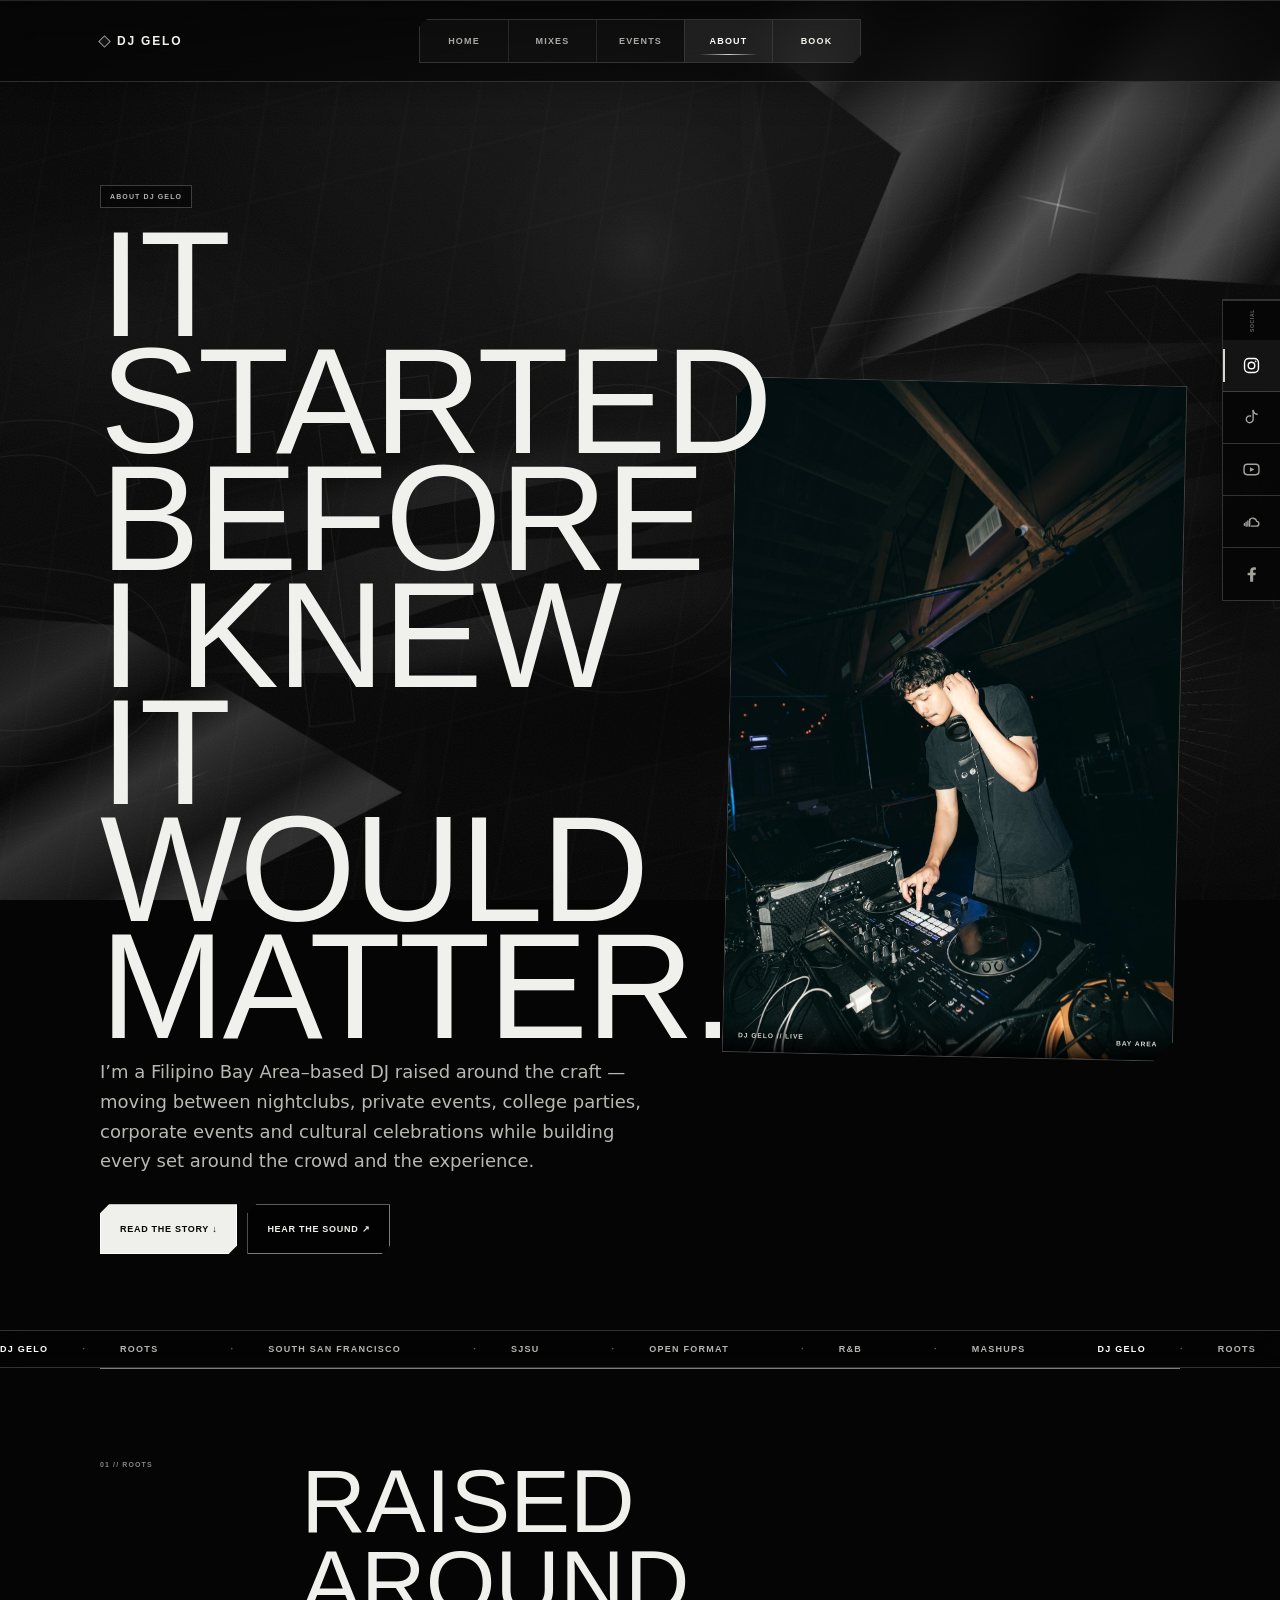
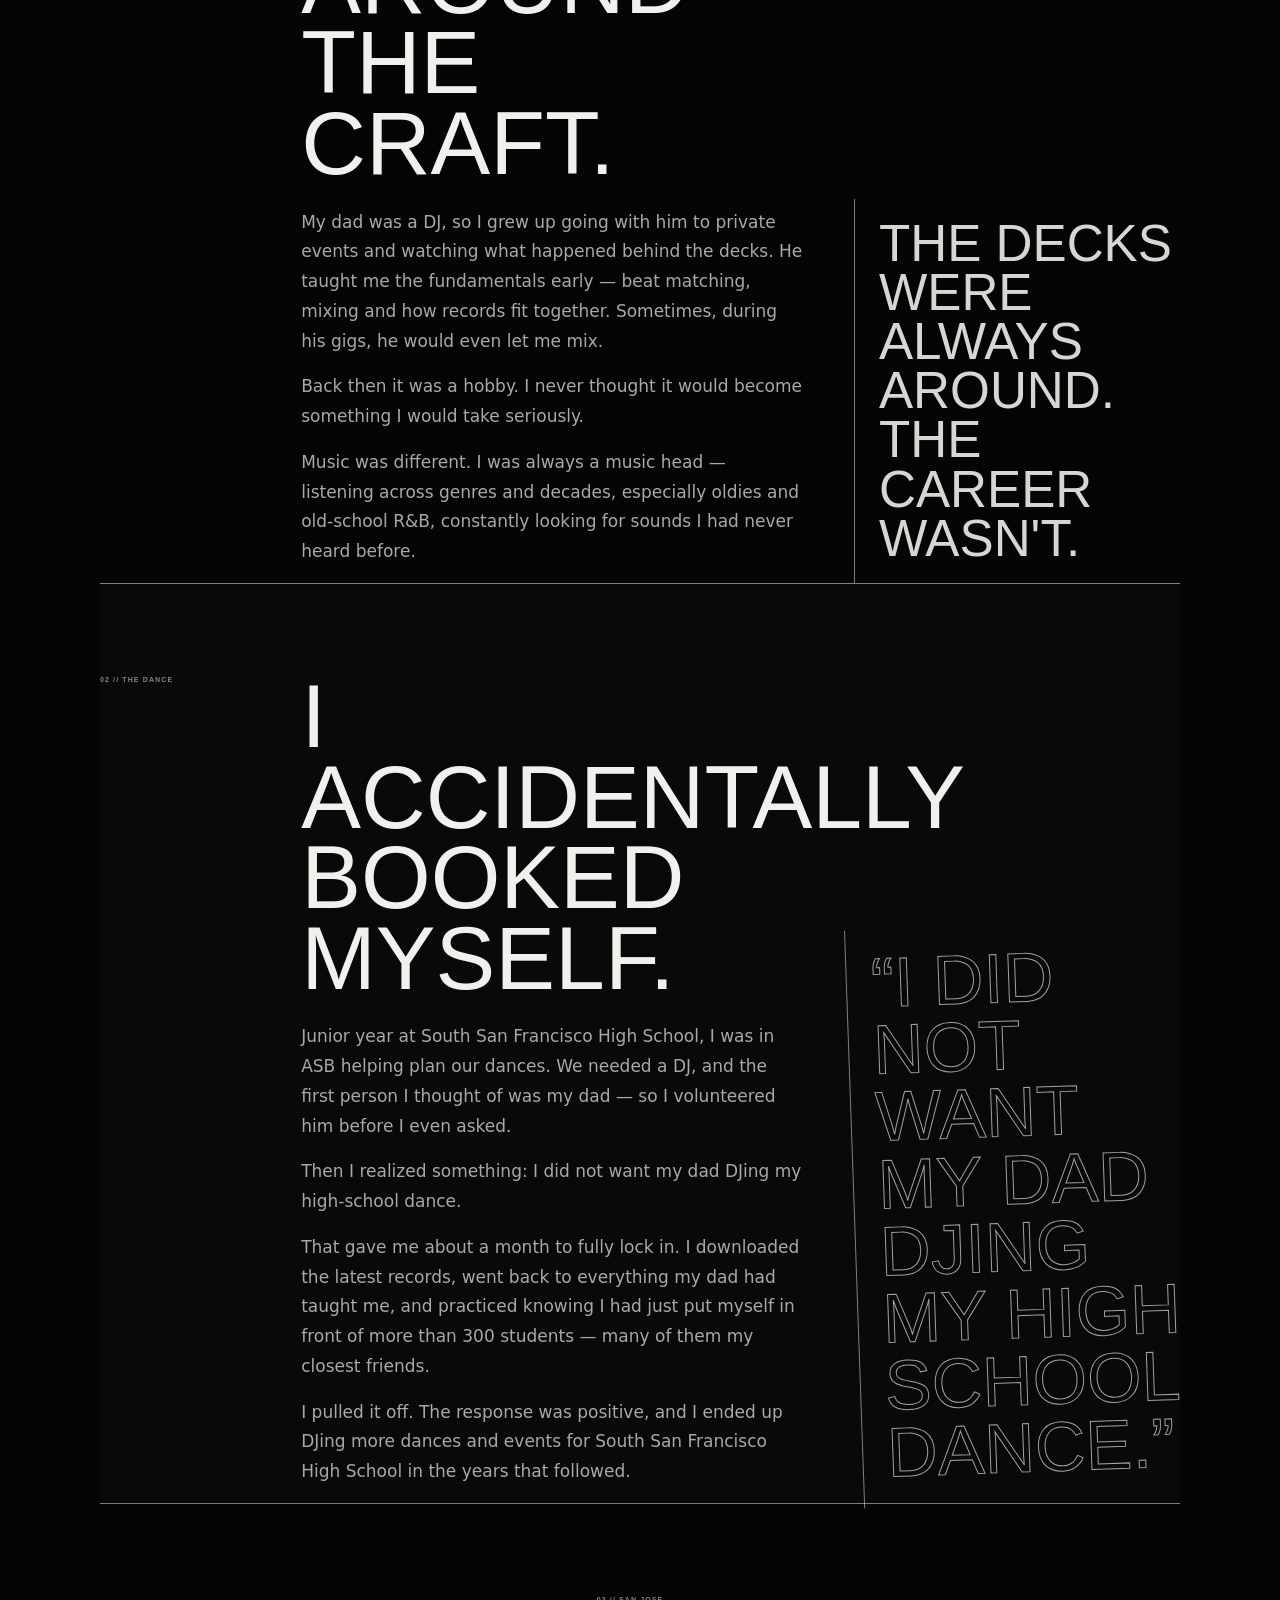
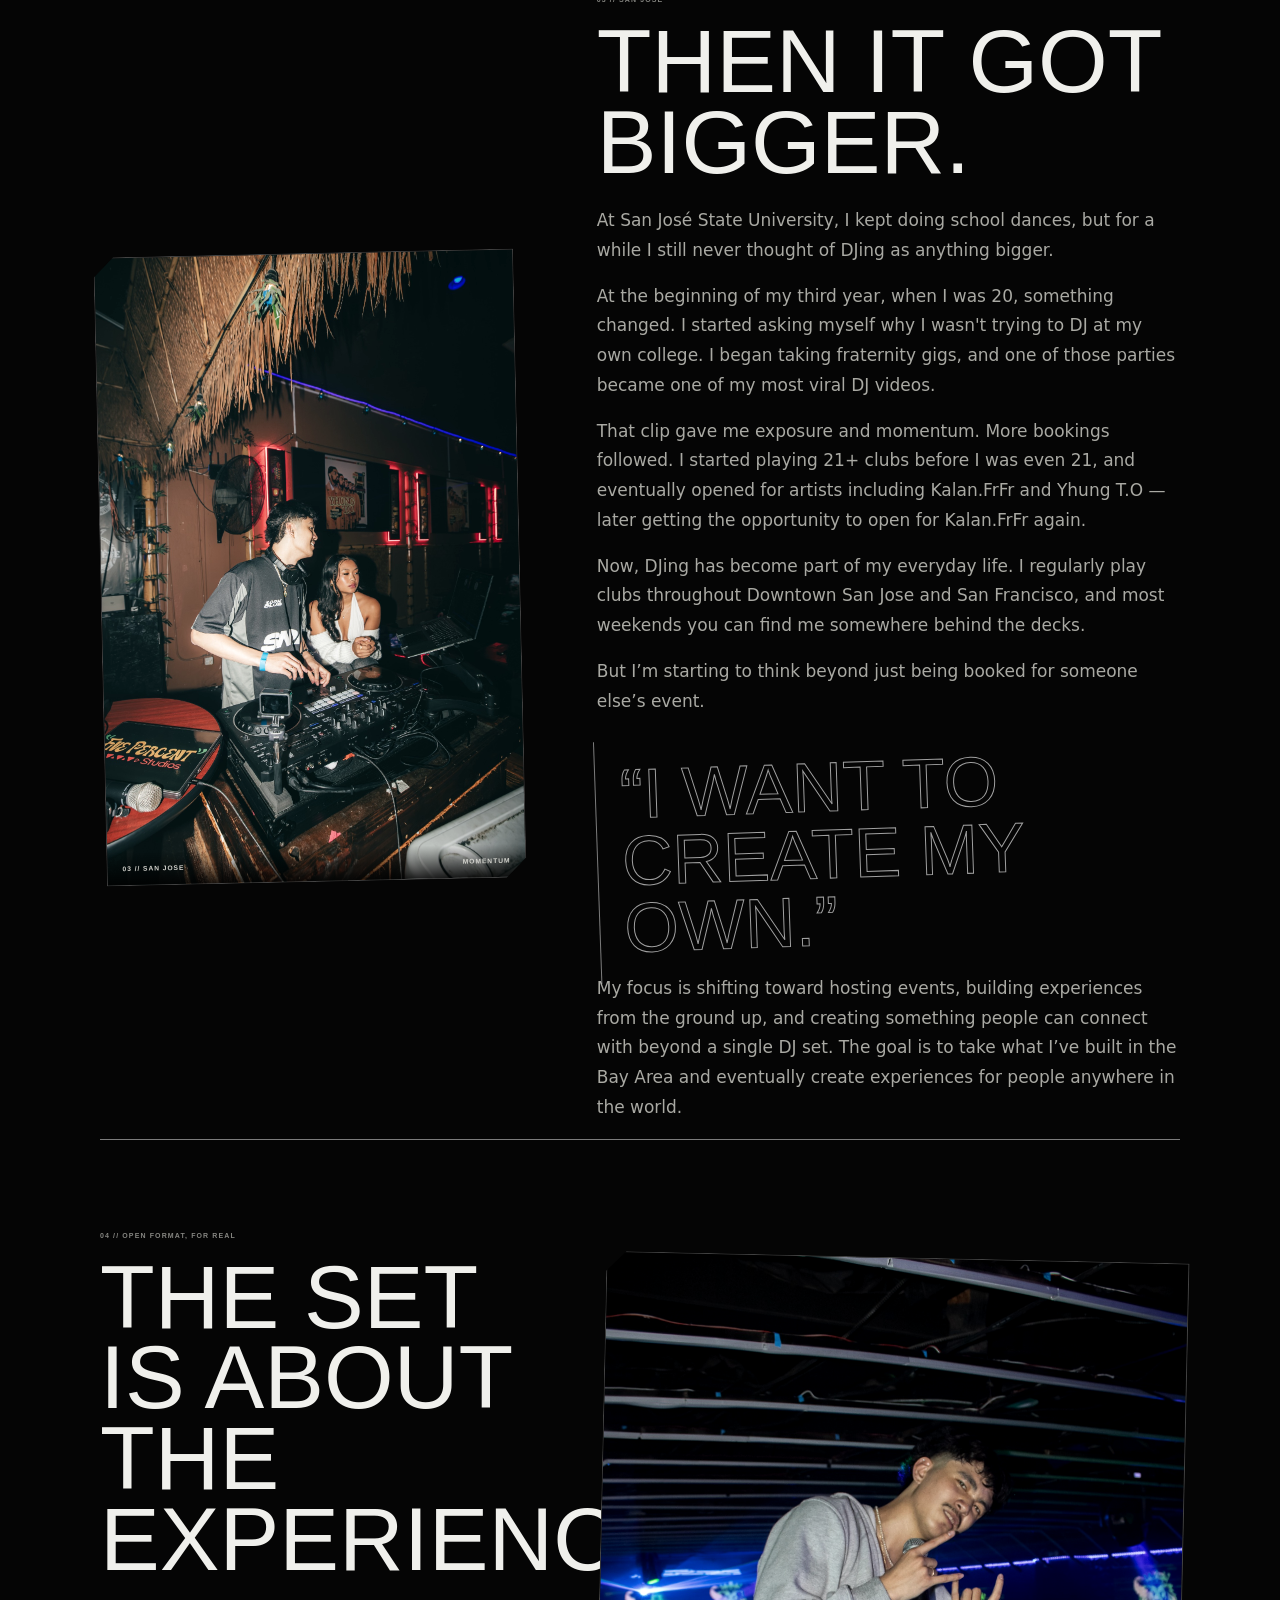
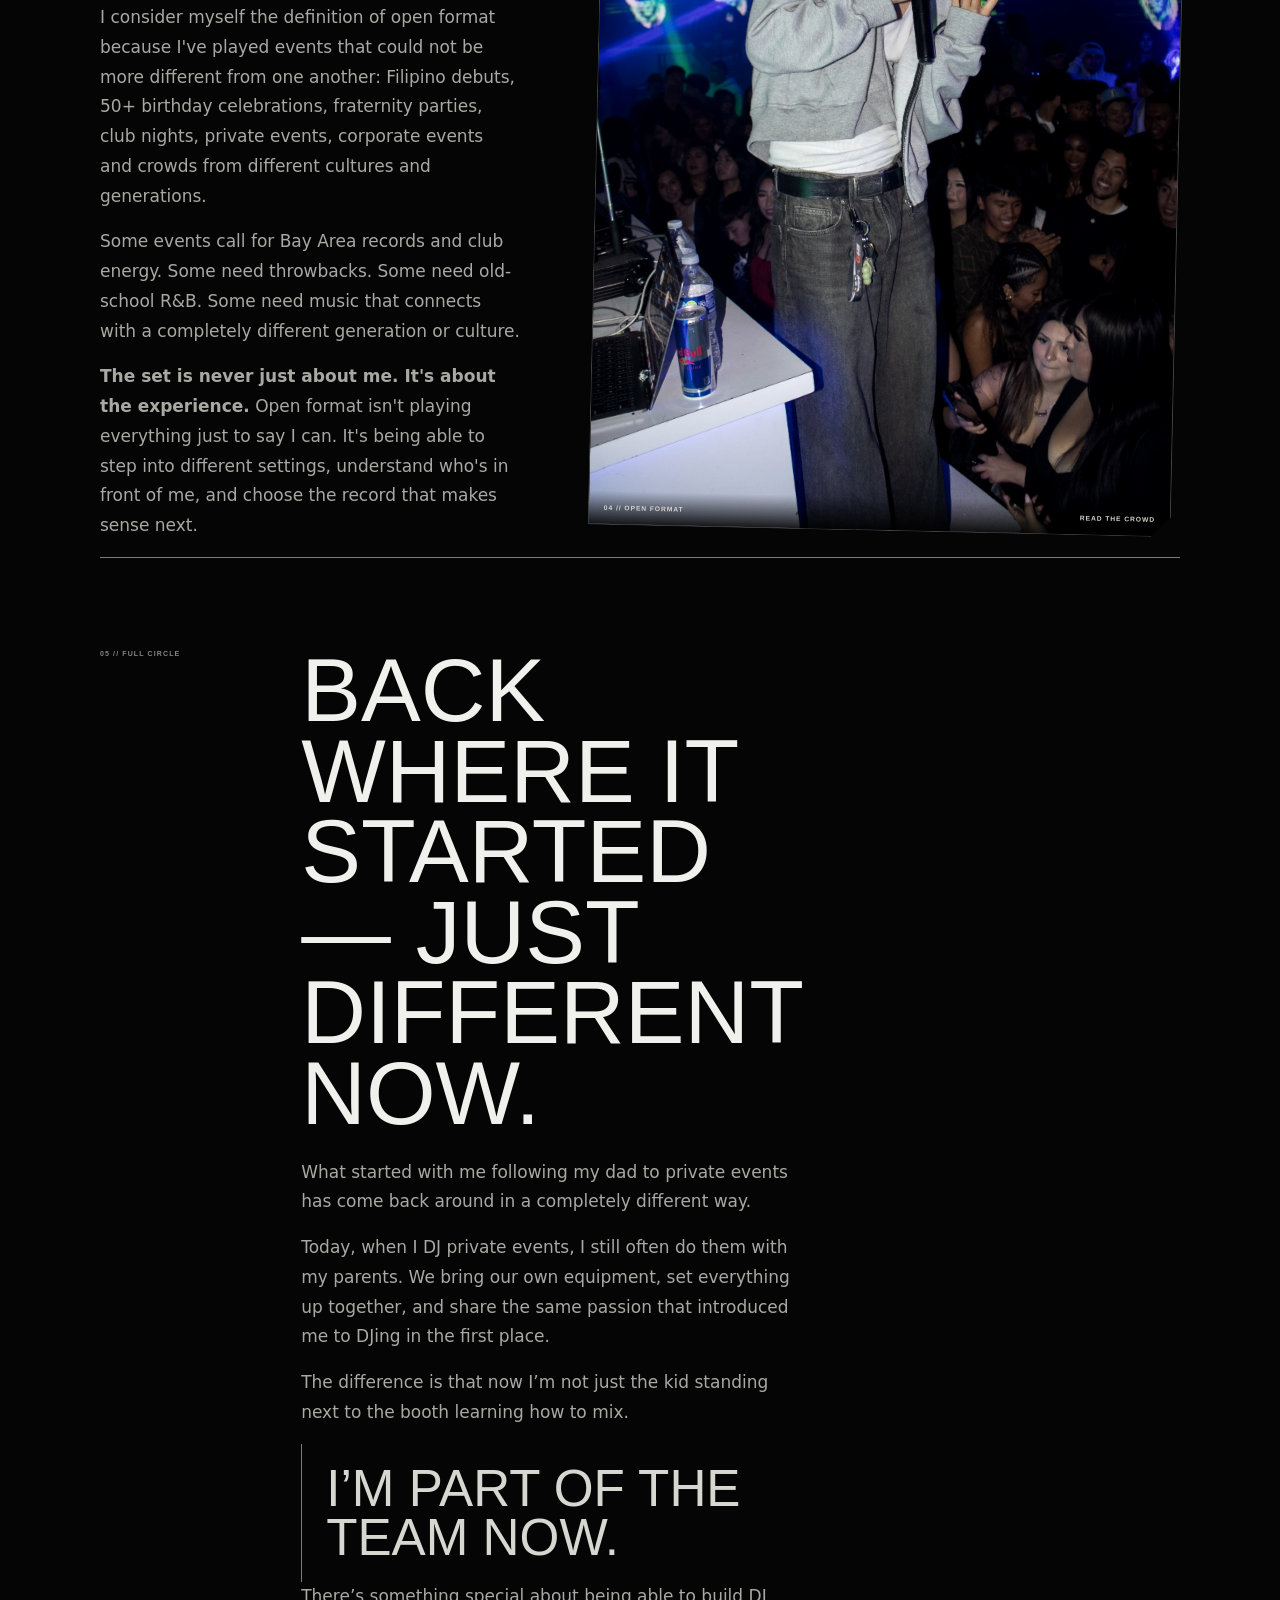
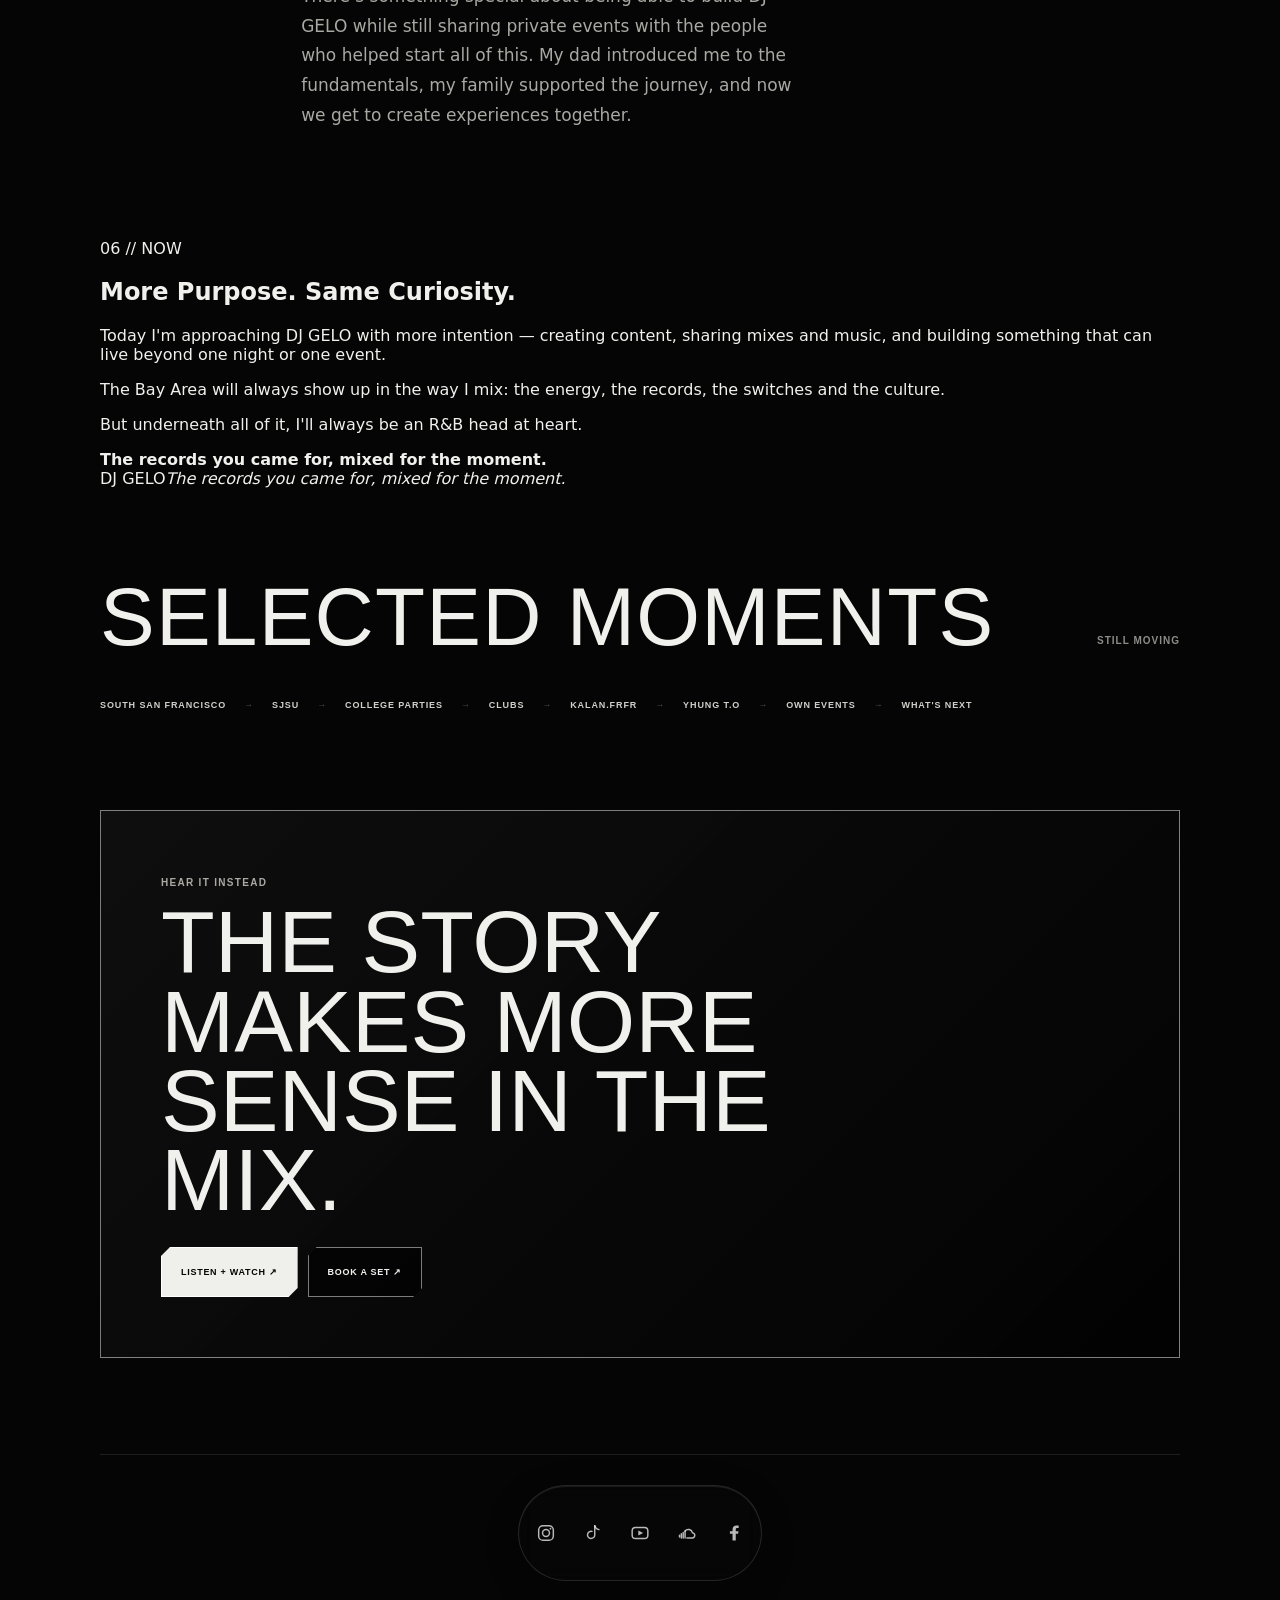
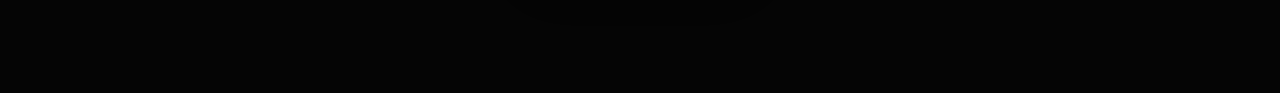
<file: about/index.html>
<!doctype html>
<html lang="en">
<head>
  <meta charset="utf-8" />
  <meta name="viewport" content="width=device-width, initial-scale=1" />
  <meta http-equiv="Content-Security-Policy" content="default-src 'self'; script-src 'self' 'unsafe-inline' https://cdn.jsdelivr.net https://www.googletagmanager.com; style-src 'self' 'unsafe-inline' https://fonts.googleapis.com; font-src 'self' https://fonts.gstatic.com data:; img-src 'self' data: https:; connect-src 'self' https://lymenvodwdxpncblqyfs.supabase.co https://www.google-analytics.com https://region1.google-analytics.com; frame-src https://posh.vip https://mail.google.com; object-src 'none'; base-uri 'self'; form-action 'self'; upgrade-insecure-requests" />
  <meta name="referrer" content="strict-origin-when-cross-origin" />
  <meta http-equiv="Permissions-Policy" content="camera=(), microphone=(), geolocation=(), payment=(), usb=()" />
  <meta name="theme-color" content="#050505" />
  <meta name="description" content="The story behind DJ GELO — a Filipino Bay Area-based open-format DJ raised around the craft, from private events and school dances to clubs, college parties and artist opening sets." />
  <link rel="canonical" href="https://djgelo.com/about/" />
  <link rel="icon" href="/gelo-logo.png" />
  <title>About — DJ GELO</title>
  <link rel="stylesheet" href="/styles.css?v=29" />
  <!-- Google Analytics 4 -->
  <script async src="https://www.googletagmanager.com/gtag/js?id=G-QVC1HGF3PM"></script>
  <script>
    window.dataLayer = window.dataLayer || [];
    function gtag(){dataLayer.push(arguments);}
    gtag('js', new Date());
    gtag('config', 'G-QVC1HGF3PM');
  </script>
</head>
<body class="page-about">
  <div class="grunge-bg" aria-hidden="true"><div class="grain"></div><div class="ghost-type">STORY</div><span class="metal-slab metal-one"></span><span class="metal-slab metal-two"></span><span class="chrome-smear"></span><span class="scratch-burst"></span><span class="ink-wash"></span><span class="flare flare-a"></span><span class="flare flare-b"></span></div>
  <div class="cursor-metal" aria-hidden="true"></div>
  <main class="site">
    <header class="topbar" aria-label="Primary navigation">
      <a class="wordmark" href="/">DJ GELO</a>
      <nav class="nav"><a href="/">Home</a><a href="/mixes/">Mixes</a><a href="/events/">Events</a><a href="/about/" aria-current="page">About</a><a class="nav-book" href="/book/">Book</a></nav>
    </header>

    <section class="about-hero">
      <div class="about-hero-copy">
        <span class="page-kicker">About DJ GELO</span>
        <h1 class="page-title">It Started Before I Knew It Would Matter.</h1>
        <p class="page-lede">I’m a Filipino Bay Area–based DJ raised around the craft — moving between nightclubs, private events, college parties, corporate events and cultural celebrations while building every set around the crowd and the experience.</p>
        <div class="hero-actions"><a class="btn btn-primary" href="#roots">Read the story ↓</a><a class="btn btn-ghost" href="/mixes/">Hear the sound ↗</a></div>
      </div>
      <figure class="chrome-photo about-hero-photo"><img src="/about-gelo-01.jpg" alt="DJ GELO performing behind the decks" /><figcaption><span>DJ GELO // LIVE</span><span>BAY AREA</span></figcaption></figure>
    </section>

    <div class="ticker" aria-hidden="true"><div class="ticker-track"><div class="ticker-group"><b>DJ GELO</b><span>ROOTS</span><span>SOUTH SAN FRANCISCO</span><span>SJSU</span><span>OPEN FORMAT</span><span>R&amp;B</span><span>MASHUPS</span></div><div class="ticker-group" aria-hidden="true"><b>DJ GELO</b><span>ROOTS</span><span>SOUTH SAN FRANCISCO</span><span>SJSU</span><span>OPEN FORMAT</span><span>R&amp;B</span><span>MASHUPS</span></div></div></div>

    <section class="section story-chapter" id="roots">
      <span class="chapter-index">01 // Roots</span>
      <div class="chapter-copy"><h2>Raised Around The Craft.</h2><p>My dad was a DJ, so I grew up going with him to private events and watching what happened behind the decks. He taught me the fundamentals early — beat matching, mixing and how records fit together. Sometimes, during his gigs, he would even let me mix.</p><p>Back then it was a hobby. I never thought it would become something I would take seriously.</p><p>Music was different. I was always a music head — listening across genres and decades, especially oldies and old-school R&amp;B, constantly looking for sounds I had never heard before.</p></div>
      <blockquote class="chapter-quote">The decks were always around. The career wasn't.</blockquote>
    </section>

    <section class="section story-chapter chapter-invert">
      <span class="chapter-index">02 // The Dance</span>
      <div class="chapter-copy"><h2>I Accidentally Booked Myself.</h2><p>Junior year at South San Francisco High School, I was in ASB helping plan our dances. We needed a DJ, and the first person I thought of was my dad — so I volunteered him before I even asked.</p><p>Then I realized something: I did not want my dad DJing my high-school dance.</p><p>That gave me about a month to fully lock in. I downloaded the latest records, went back to everything my dad had taught me, and practiced knowing I had just put myself in front of more than 300 students — many of them my closest friends.</p><p>I pulled it off. The response was positive, and I ended up DJing more dances and events for South San Francisco High School in the years that followed.</p></div>
      <blockquote class="chapter-quote big-quote">“I DID NOT WANT MY DAD DJING MY HIGH SCHOOL DANCE.”</blockquote>
    </section>

    <section class="section story-photo-chapter">
      <figure class="chrome-photo story-photo photo-left"><img src="/about-gelo-02.jpg" alt="DJ GELO performing at a nightlife event" /><figcaption><span>03 // SAN JOSE</span><span>MOMENTUM</span></figcaption></figure>
      <div class="story-photo-copy">
        <span class="chapter-index">03 // San Jose</span>
        <h2>Then It Got Bigger.</h2>
        <p>At San José State University, I kept doing school dances, but for a while I still never thought of DJing as anything bigger.</p>
        <p>At the beginning of my third year, when I was 20, something changed. I started asking myself why I wasn't trying to DJ at my own college. I began taking fraternity gigs, and one of those parties became one of my most viral DJ videos.</p>
        <p>That clip gave me exposure and momentum. More bookings followed. I started playing 21+ clubs before I was even 21, and eventually opened for artists including Kalan.FrFr and Yhung T.O — later getting the opportunity to open for Kalan.FrFr again.</p>
        <p>Now, DJing has become part of my everyday life. I regularly play clubs throughout Downtown San Jose and San Francisco, and most weekends you can find me somewhere behind the decks.</p>
        <p>But I’m starting to think beyond just being booked for someone else’s event.</p>
        <blockquote class="chapter-quote big-quote">“I WANT TO CREATE MY OWN.”</blockquote>
        <p>My focus is shifting toward hosting events, building experiences from the ground up, and creating something people can connect with beyond a single DJ set. The goal is to take what I’ve built in the Bay Area and eventually create experiences for people anywhere in the world.</p>
      </div>
    </section>

    <section class="section story-photo-chapter photo-reverse">
      <figure class="chrome-photo story-photo photo-right"><img src="/about-gelo-03.jpg" alt="DJ GELO playing for a crowd" /><figcaption><span>04 // OPEN FORMAT</span><span>READ THE CROWD</span></figcaption></figure>
      <div class="story-photo-copy"><span class="chapter-index">04 // Open Format, For Real</span><h2>The Set Is About The Experience.</h2><p>I consider myself the definition of open format because I've played events that could not be more different from one another: Filipino debuts, 50+ birthday celebrations, fraternity parties, club nights, private events, corporate events and crowds from different cultures and generations.</p><p>Some events call for Bay Area records and club energy. Some need throwbacks. Some need old-school R&amp;B. Some need music that connects with a completely different generation or culture.</p><p><strong>The set is never just about me. It's about the experience.</strong> Open format isn't playing everything just to say I can. It's being able to step into different settings, understand who's in front of me, and choose the record that makes sense next.</p></div>
    </section>

    <section class="section story-chapter">
      <span class="chapter-index">05 // Full Circle</span>
      <div class="chapter-copy">
        <h2>Back Where It Started — Just Different Now.</h2>
        <p>What started with me following my dad to private events has come back around in a completely different way.</p>
        <p>Today, when I DJ private events, I still often do them with my parents. We bring our own equipment, set everything up together, and share the same passion that introduced me to DJing in the first place.</p>
        <p>The difference is that now I’m not just the kid standing next to the booth learning how to mix.</p>
        <blockquote class="chapter-quote">I’m part of the team now.</blockquote>
        <p>There’s something special about being able to build DJ GELO while still sharing private events with the people who helped start all of this. My dad introduced me to the fundamentals, my family supported the journey, and now we get to create experiences together.</p>
      </div>
    </section>

    <section class="section after-dark-story">
      <span class="after-dark-mark">06 // NOW</span>
      <div class="after-dark-copy"><h2>More Purpose. Same Curiosity.</h2><p>Today I'm approaching DJ GELO with more intention — creating content, sharing mixes and music, and building something that can live beyond one night or one event.</p><p>The Bay Area will always show up in the way I mix: the energy, the records, the switches and the culture.</p><p>But underneath all of it, I'll always be an R&amp;B head at heart.</p><strong>The records you came for, mixed for the moment.</strong></div>
      <div class="after-dark-tagline"><span>DJ GELO</span><em>The records you came for, mixed for the moment.</em></div>
    </section>

    <section class="section"><div class="section-head"><h2>Selected Moments</h2><span>Still moving</span></div><div class="moments-strip"><span>SOUTH SAN FRANCISCO</span><b>→</b><span>SJSU</span><b>→</b><span>COLLEGE PARTIES</span><b>→</b><span>CLUBS</span><b>→</b><span>KALAN.FRFR</span><b>→</b><span>YHUNG T.O</span><b>→</b><span>OWN EVENTS</span><b>→</b><span>WHAT'S NEXT</span></div></section>

    <section class="section"><div class="about-cta"><span class="feature-kicker">Hear it instead</span><h2>The story makes more sense in the mix.</h2><div class="hero-actions"><a class="btn btn-primary" href="/mixes/">Listen + Watch ↗</a><a class="btn btn-ghost" href="/book/">Book a Set ↗</a></div></div></section>

    <footer class="site-footer compact-footer">
      <div class="footer-socials footer-icons-only" aria-label="DJ GELO social profiles">
        <a href="https://www.instagram.com/thedjgelo/" target="_blank" rel="noreferrer" aria-label="Instagram"></a>
        <a href="https://www.tiktok.com/@thedjgelo" target="_blank" rel="noreferrer" aria-label="TikTok"></a>
        <a href="https://www.youtube.com/@thedjgelo" target="_blank" rel="noreferrer" aria-label="YouTube"></a>
        <a href="https://soundcloud.com/thedjgelo" target="_blank" rel="noreferrer" aria-label="SoundCloud"></a>
        <a href="https://www.facebook.com/angelo.abellan" target="_blank" rel="noreferrer" aria-label="Facebook"></a>
      </div>
    </footer>
  </main>
  <script src="/site.js?v=29"></script>
</body>
</html>
</file>
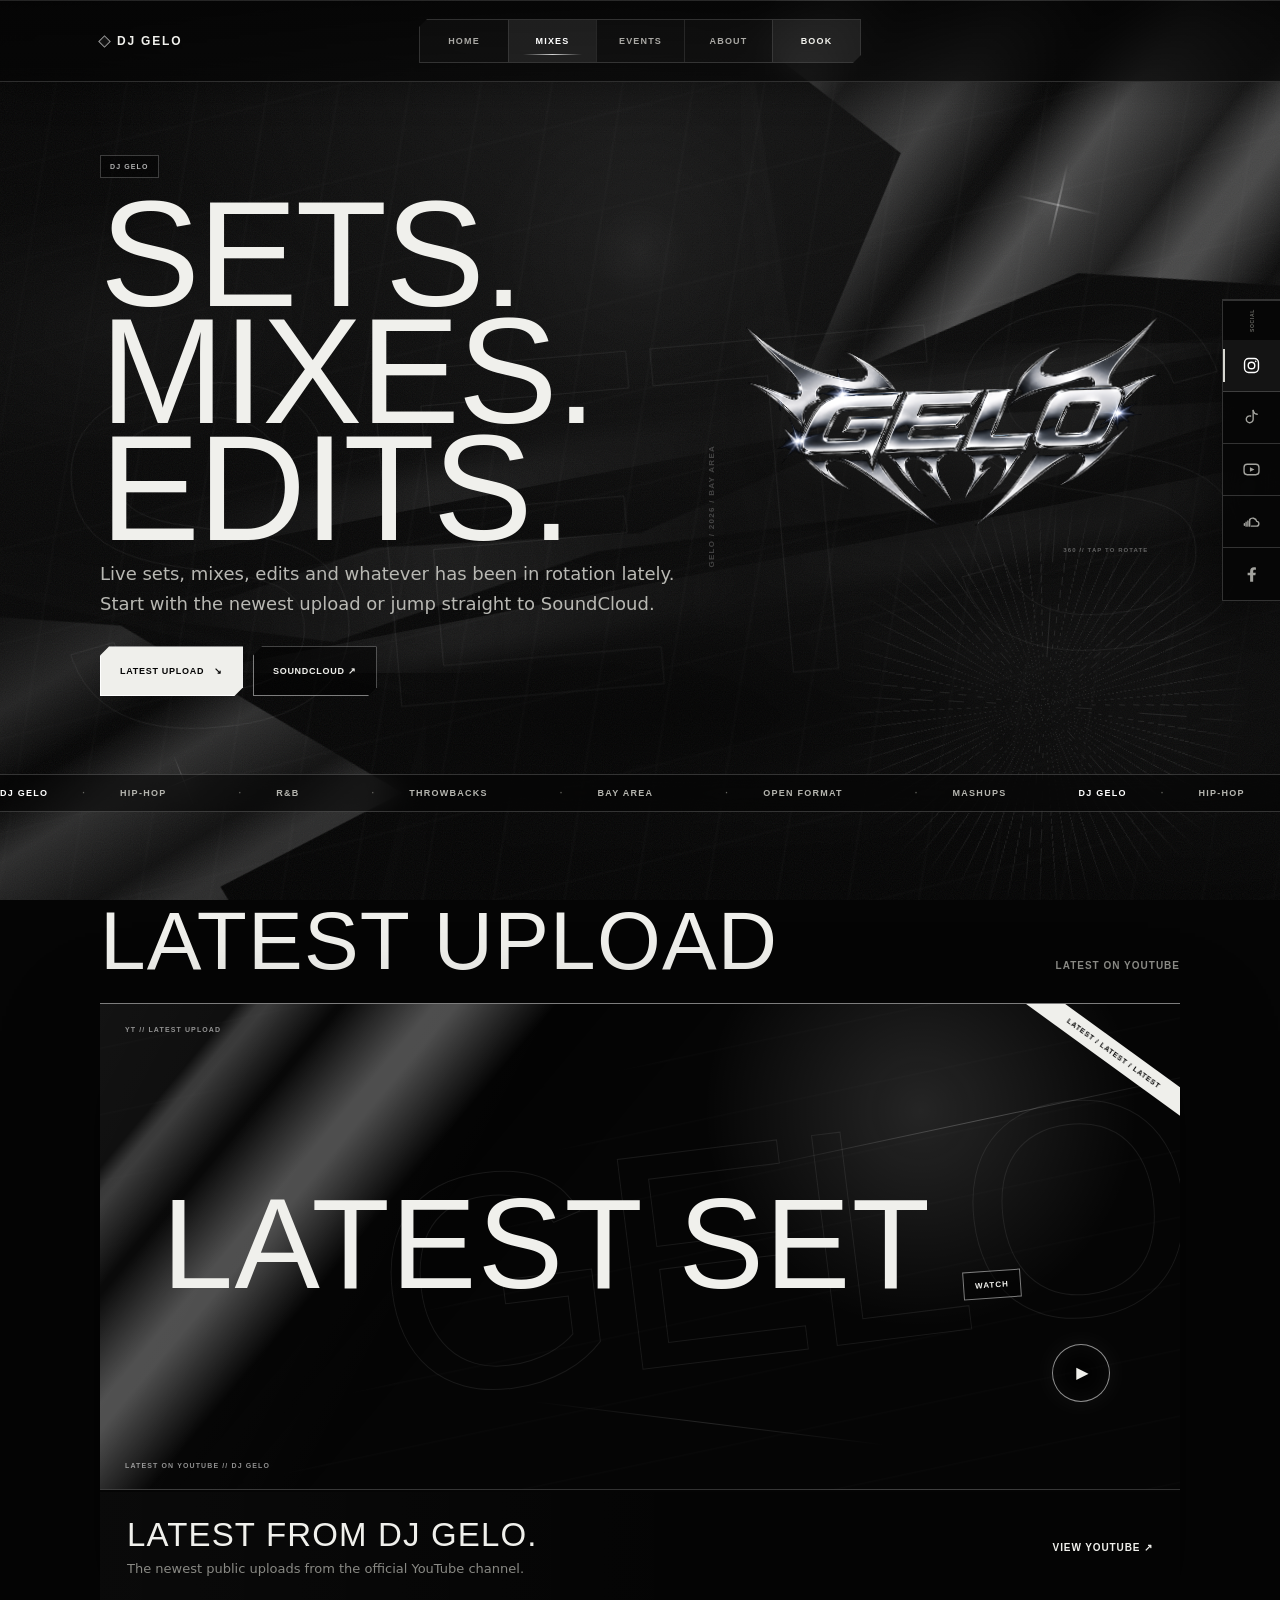
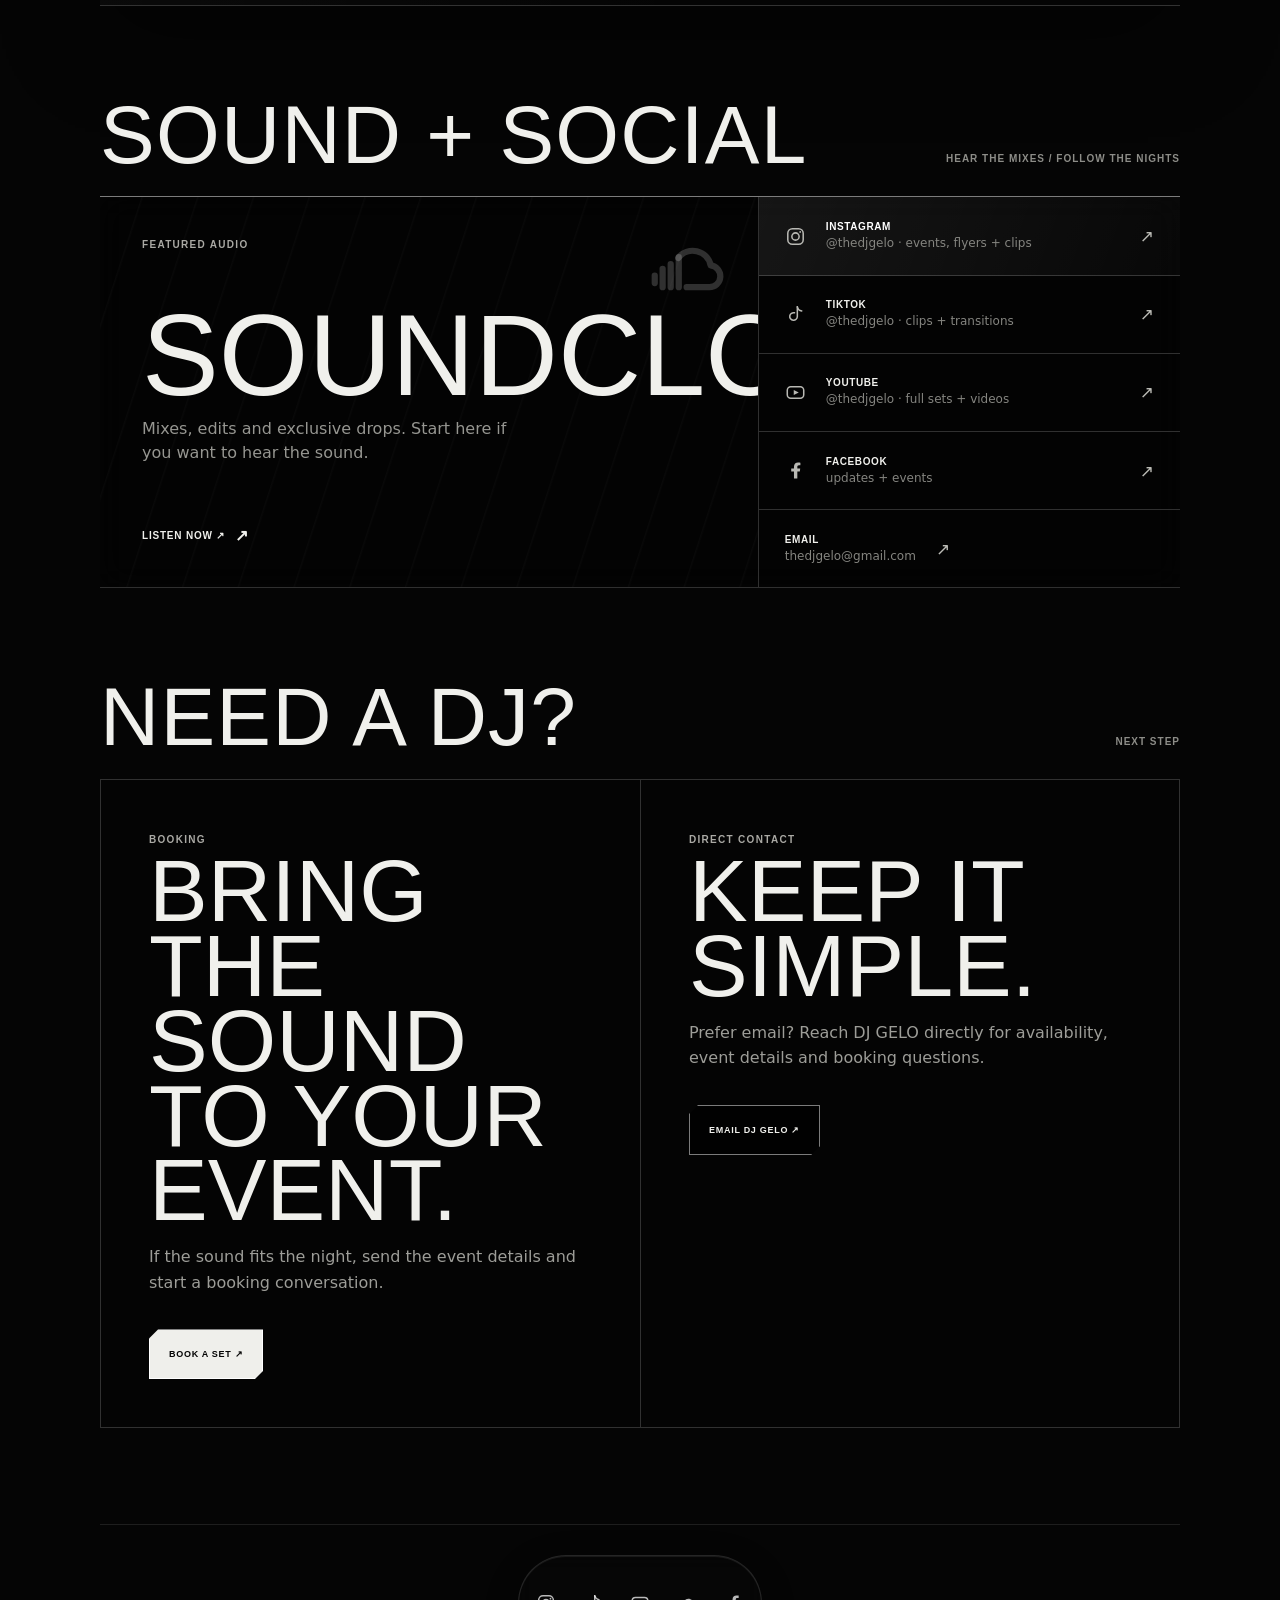
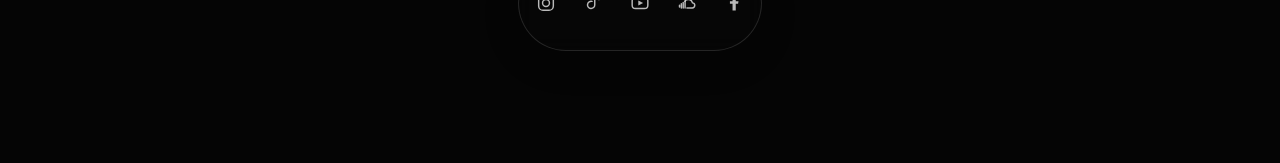
<file: mixes/index.html>
<!doctype html>
<html lang="en">
<head>
  <meta charset="utf-8" />
  <meta name="viewport" content="width=device-width, initial-scale=1" />
  <meta http-equiv="Content-Security-Policy" content="default-src 'self'; script-src 'self' 'unsafe-inline' https://cdn.jsdelivr.net https://www.googletagmanager.com; style-src 'self' 'unsafe-inline' https://fonts.googleapis.com; font-src 'self' https://fonts.gstatic.com data:; img-src 'self' data: https:; connect-src 'self' https://lymenvodwdxpncblqyfs.supabase.co https://www.google-analytics.com https://region1.google-analytics.com; frame-src https://posh.vip https://mail.google.com; object-src 'none'; base-uri 'self'; form-action 'self'; upgrade-insecure-requests" />
  <meta name="referrer" content="strict-origin-when-cross-origin" />
  <meta http-equiv="Permissions-Policy" content="camera=(), microphone=(), geolocation=(), payment=(), usb=()" />
  <meta name="theme-color" content="#050505" />
  <meta name="description" content="Watch the latest DJ GELO YouTube uploads, hear mixes on SoundCloud, and follow DJ GELO across social platforms." />
  <link rel="canonical" href="https://djgelo.com/mixes/" />
  <link rel="icon" href="/gelo-logo.png" />
  <title>Mixes & Sets — DJ GELO</title>
  <link rel="stylesheet" href="/styles.css" />
  <!-- Google Analytics 4 -->
  <script async src="https://www.googletagmanager.com/gtag/js?id=G-QVC1HGF3PM"></script>
  <script>
    window.dataLayer = window.dataLayer || [];
    function gtag(){dataLayer.push(arguments);}
    gtag('js', new Date());
    gtag('config', 'G-QVC1HGF3PM');
  </script>
</head>
<body class="page-mixes">

  <div class="grunge-bg" aria-hidden="true">
    <div class="grain"></div>
    <div class="ghost-type">SETS</div>
    <span class="metal-slab metal-one"></span>
    <span class="metal-slab metal-two"></span>
    <span class="chrome-smear"></span>
    <span class="scratch-burst"></span>
    <span class="ink-wash"></span>
    <span class="flare flare-a"></span>
    <span class="flare flare-b"></span>
  </div>
  <div class="cursor-metal" aria-hidden="true"></div>

  <main class="site">

    <header class="topbar" aria-label="Primary navigation">
      <a class="wordmark" href="/">DJ GELO</a>
      <nav class="nav">
        <a href="/">Home</a>
        <a href="/mixes/" aria-current="page">Mixes</a>
        <a href="/events/">Events</a>
        <a href="/about/">About</a>
        <a class="nav-book" href="/book/">Book</a>
      </nav>
    </header>

    <section class="page-masthead">
      <div class="page-masthead-copy">
        <span class="page-kicker">DJ GELO</span>
        <h1 class="page-title">Sets. Mixes. Edits.</h1>
        <p class="page-lede">Live sets, mixes, edits and whatever has been in rotation lately. Start with the newest upload or jump straight to SoundCloud.</p>
        <div class="hero-actions">
          <a class="btn btn-primary" href="#latest">Latest upload <span aria-hidden="true">↘</span></a>
          <a class="btn btn-ghost" href="https://soundcloud.com/thedjgelo" target="_blank" rel="noreferrer">SoundCloud ↗</a>
        </div>
      </div>

      <div class="logo-stage compact-logo" id="logoStage" role="button" tabindex="0" aria-label="Rotate the DJ GELO chrome logo">
        <div class="logo-3d" id="logo3d" aria-hidden="true">
          <div class="logo-depth" id="logoDepth"></div>
          <img class="logo-back" src="/gelo-logo.png" alt="" />
          <img class="logo-face" src="/gelo-logo.png" alt="" />
        </div>
        <span class="spin-hint" aria-hidden="true">360 // tap to rotate</span>
      </div>

    </section>

    <div class="ticker" aria-hidden="true">
      <div class="ticker-track">
        <div class="ticker-group"><b>DJ GELO</b><span>HIP-HOP</span><span>R&amp;B</span><span>THROWBACKS</span><span>BAY AREA</span><span>OPEN FORMAT</span><span>MASHUPS</span></div>
        <div class="ticker-group" aria-hidden="true"><b>DJ GELO</b><span>HIP-HOP</span><span>R&amp;B</span><span>THROWBACKS</span><span>BAY AREA</span><span>OPEN FORMAT</span><span>MASHUPS</span></div>
      </div>
    </div>

    <section class="section" id="latest" aria-labelledby="latest-title">
      <div class="section-head">
        <h2 id="latest-title">Latest Upload</h2>
        <span>Latest on YouTube</span>
      </div>
      <article class="video-card" id="latestSetCard">
        <button class="latest-poster" id="revealVideo" type="button" aria-expanded="false" aria-controls="videoEmbed">
          <span class="poster-index">YT // LATEST UPLOAD</span>
          <span class="poster-ghost" aria-hidden="true">GELO</span>
          <span class="poster-scrape poster-scrape-a" aria-hidden="true"></span>
          <span class="poster-scrape poster-scrape-b" aria-hidden="true"></span>
          <span class="poster-main"><strong>LATEST SET</strong><em>WATCH</em></span>
          <span class="poster-play" aria-hidden="true">▶</span>
          <span class="poster-foot">LATEST ON YOUTUBE // DJ GELO</span>
        </button>
        <div class="video-shell" id="videoEmbed" hidden>
          <iframe
            data-src="https://www.youtube-nocookie.com/embed/videoseries?list=UUwRpPiiww6yUMld7i8RZqqw&amp;rel=0&amp;playsinline=1"
            title="DJ GELO — latest YouTube uploads"
            loading="lazy"
            allow="accelerometer; autoplay; clipboard-write; encrypted-media; gyroscope; picture-in-picture; web-share"
            referrerpolicy="strict-origin-when-cross-origin"
            allowfullscreen></iframe>
        </div>
        <div class="video-copy">
          <div><h3>Latest from DJ GELO.</h3><p>The newest public uploads from the official YouTube channel.</p></div>
          <a class="watch-link" href="https://www.youtube.com/@thedjgelo/videos" target="_blank" rel="noreferrer">View YouTube ↗</a>
        </div>
      </article>
    </section>

    <section class="section" aria-labelledby="audio-title">
      <div class="section-head">
        <h2 id="audio-title">Sound + Social</h2>
        <span>Hear the mixes / follow the nights</span>
      </div>
      <div class="platform-board">
        <a class="soundcloud-feature" href="https://soundcloud.com/thedjgelo" target="_blank" rel="noreferrer">
          <span class="feature-kicker">Featured audio</span>
          <div><h3>SoundCloud</h3><p>Mixes, edits and exclusive drops. Start here if you want to hear the sound.</p></div>
          <span class="feature-link">Listen now ↗</span>
        </a>
        <div class="platform-list social-priority-list">
          <a class="priority-instagram" href="https://www.instagram.com/thedjgelo/" target="_blank" rel="noreferrer"><span><strong>Instagram</strong><small>@thedjgelo · events, flyers + clips</small></span><span class="arrow">↗</span></a>
          <a href="https://www.tiktok.com/@thedjgelo" target="_blank" rel="noreferrer"><span><strong>TikTok</strong><small>@thedjgelo · clips + transitions</small></span><span class="arrow">↗</span></a>
          <a href="https://www.youtube.com/@thedjgelo" target="_blank" rel="noreferrer"><span><strong>YouTube</strong><small>@thedjgelo · full sets + videos</small></span><span class="arrow">↗</span></a>
          <a href="https://www.facebook.com/angelo.abellan" target="_blank" rel="noreferrer"><span><strong>Facebook</strong><small>updates + events</small></span><span class="arrow">↗</span></a>
          <a href="mailto:thedjgelo@gmail.com"><span><strong>Email</strong><small>thedjgelo@gmail.com</small></span><span class="arrow">↗</span></a>
        </div>
      </div>
    </section>

    <section class="section" aria-labelledby="next-title">
      <div class="section-head"><h2 id="next-title">Need a DJ?</h2><span>Next step</span></div>
      <div class="mix-intro-grid">
        <div class="mix-intro-panel"><span class="feature-kicker">Booking</span><h3>Bring the sound to your event.</h3><p>If the sound fits the night, send the event details and start a booking conversation.</p><a class="btn btn-primary" href="/book/">Book a Set ↗</a></div>
        <div class="mix-intro-panel"><span class="feature-kicker">Direct contact</span><h3>Keep it simple.</h3><p>Prefer email? Reach DJ GELO directly for availability, event details and booking questions.</p><a class="btn btn-ghost" href="mailto:thedjgelo@gmail.com">Email DJ GELO ↗</a></div>
      </div>
    </section>

    <footer class="site-footer compact-footer">
      <div class="footer-socials footer-icons-only" aria-label="DJ GELO social profiles">
        <a href="https://www.instagram.com/thedjgelo/" target="_blank" rel="noreferrer" aria-label="Instagram"></a>
        <a href="https://www.tiktok.com/@thedjgelo" target="_blank" rel="noreferrer" aria-label="TikTok"></a>
        <a href="https://www.youtube.com/@thedjgelo" target="_blank" rel="noreferrer" aria-label="YouTube"></a>
        <a href="https://soundcloud.com/thedjgelo" target="_blank" rel="noreferrer" aria-label="SoundCloud"></a>
        <a href="https://www.facebook.com/angelo.abellan" target="_blank" rel="noreferrer" aria-label="Facebook"></a>
      </div>
    </footer>

  </main>
  <script src="/site.js"></script>
</body>
</html>
</file>
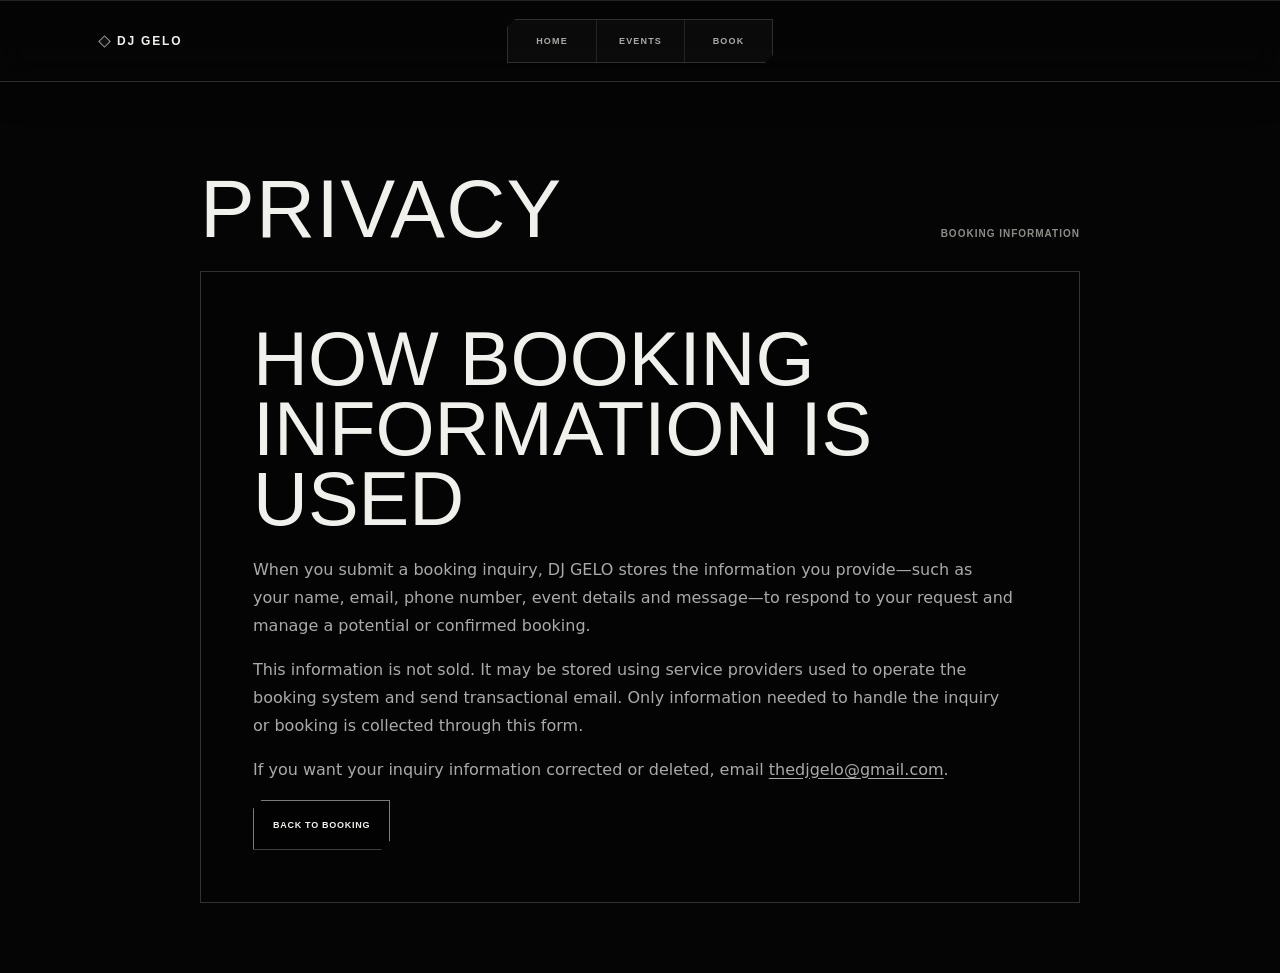
<file: privacy/index.html>
<!doctype html><html lang="en"><head><meta charset="utf-8"/><meta name="viewport" content="width=device-width,initial-scale=1"/><meta http-equiv="Content-Security-Policy" content="default-src 'self'; script-src 'self' 'unsafe-inline' https://cdn.jsdelivr.net https://www.googletagmanager.com; style-src 'self' 'unsafe-inline' https://fonts.googleapis.com; font-src 'self' https://fonts.gstatic.com data:; img-src 'self' data: https:; connect-src 'self' https://lymenvodwdxpncblqyfs.supabase.co https://www.google-analytics.com https://region1.google-analytics.com; frame-src https://posh.vip https://mail.google.com; object-src 'none'; base-uri 'self'; form-action 'self'; upgrade-insecure-requests"/><meta name="referrer" content="strict-origin-when-cross-origin"/><meta http-equiv="Permissions-Policy" content="camera=(), microphone=(), geolocation=(), payment=(), usb=()"/><meta name="theme-color" content="#050505"/><meta name="robots" content="index,follow"/><title>Privacy — DJ GELO</title><link rel="icon" href="/gelo-logo.png"/><link rel="stylesheet" href="/styles.css"/></head><body><main class="site"><header class="topbar"><a class="wordmark" href="/">DJ GELO</a><nav class="nav"><a href="/">Home</a><a href="/events/">Events</a><a href="/book/">Book</a></nav></header><section class="section simple-policy"><div class="section-head"><h2>Privacy</h2><span>Booking information</span></div><div class="policy-card"><h1>How booking information is used</h1><p>When you submit a booking inquiry, DJ GELO stores the information you provide—such as your name, email, phone number, event details and message—to respond to your request and manage a potential or confirmed booking.</p><p>This information is not sold. It may be stored using service providers used to operate the booking system and send transactional email. Only information needed to handle the inquiry or booking is collected through this form.</p><p>If you want your inquiry information corrected or deleted, email <a href="mailto:thedjgelo@gmail.com">thedjgelo@gmail.com</a>.</p><a class="btn btn-ghost" href="/book/">Back to booking</a></div></section></main></body></html>
</file>
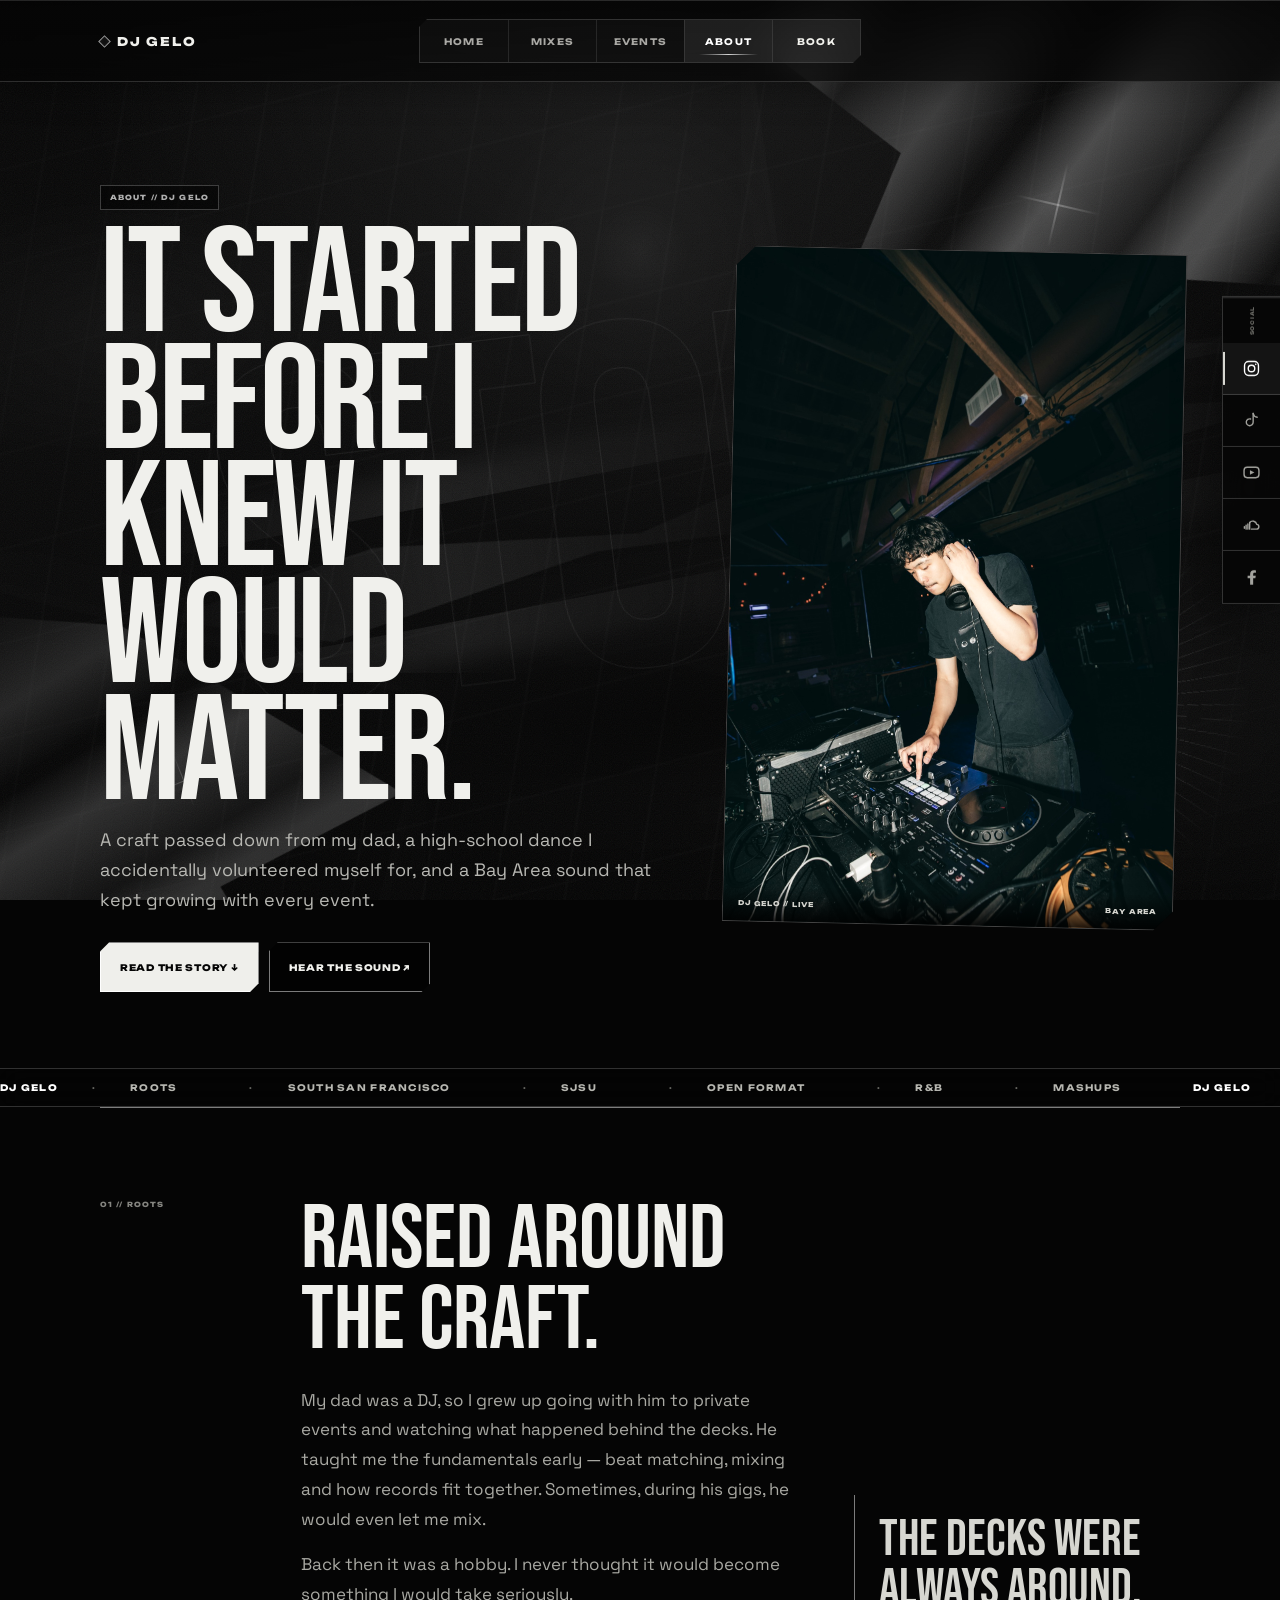
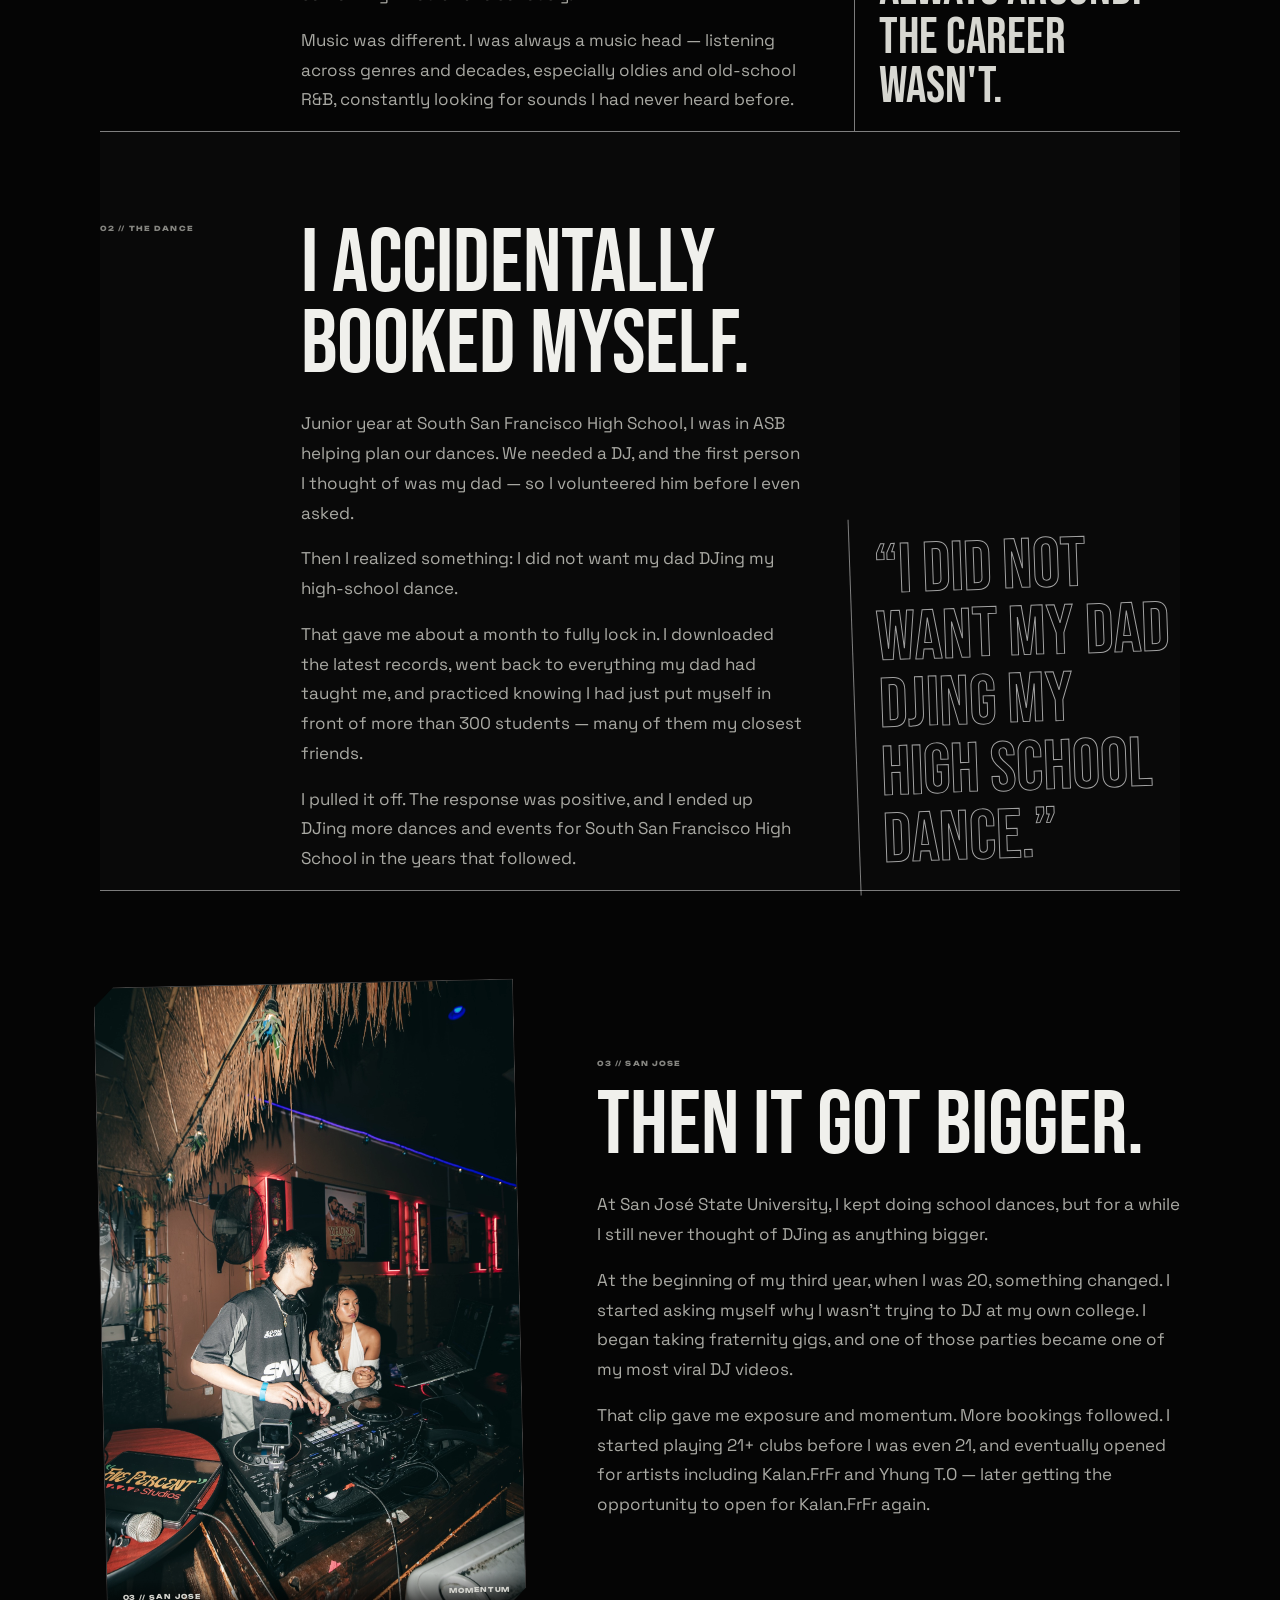
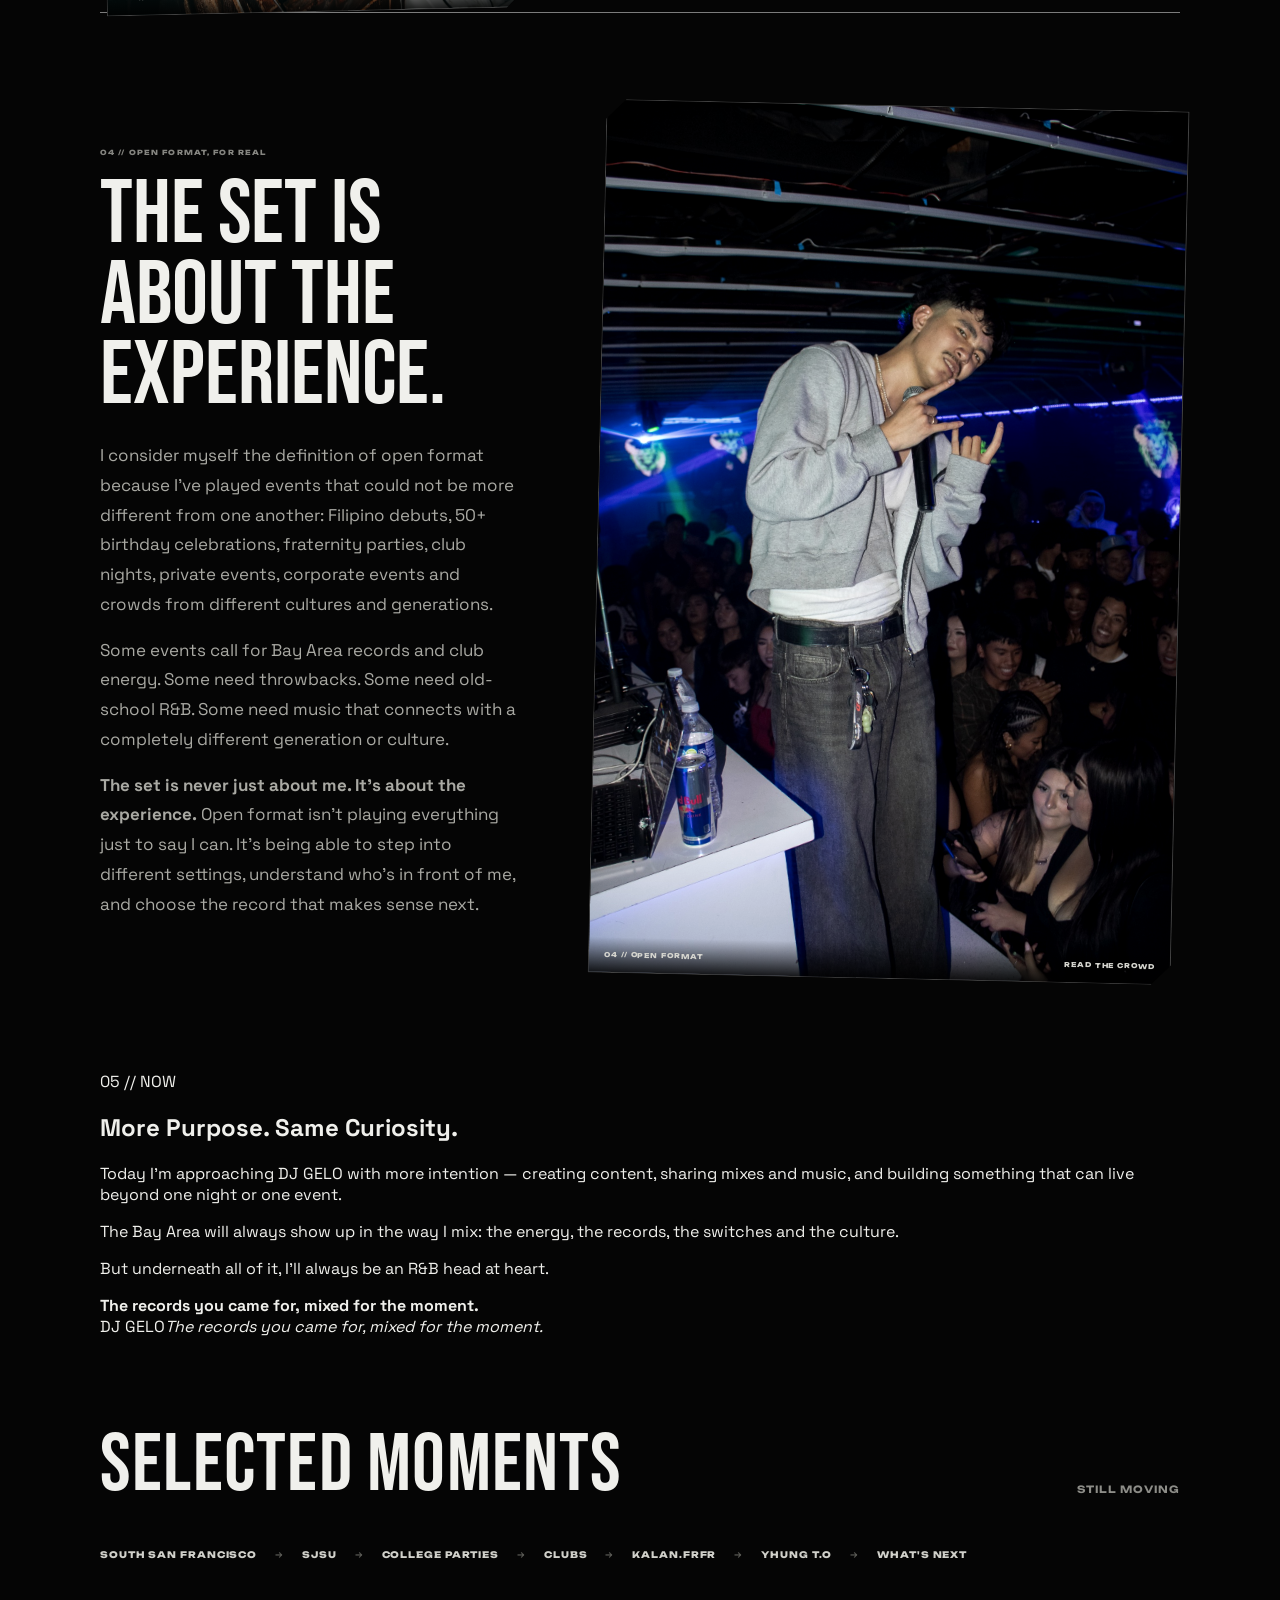
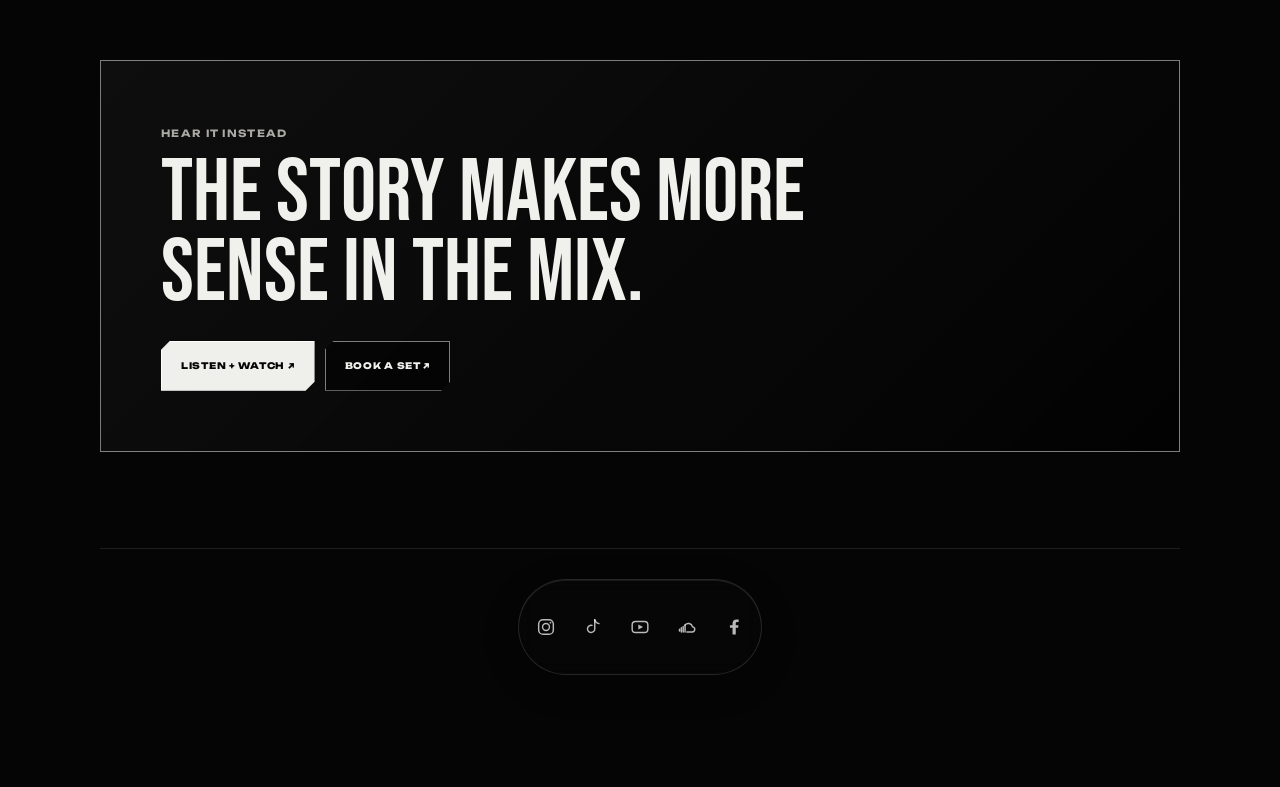
<file: about.html>
<!doctype html>
<html lang="en">
<head>
  <meta charset="utf-8" />
  <meta name="viewport" content="width=device-width, initial-scale=1" />
  <meta name="theme-color" content="#050505" />
  <meta name="description" content="The story behind DJ GELO — a Bay Area open-format DJ raised around the craft, from school dances to college parties, clubs and artist opening sets." />
  <link rel="canonical" href="https://djgelo.com/about.html" />
  <link rel="icon" href="gelo-logo.png" />
  <title>About — DJ GELO</title>
  <link rel="stylesheet" href="styles.css" />
</head>
<body class="page-about">
  <div class="grunge-bg" aria-hidden="true"><div class="grain"></div><div class="ghost-type">STORY</div><span class="metal-slab metal-one"></span><span class="metal-slab metal-two"></span><span class="chrome-smear"></span><span class="scratch-burst"></span><span class="ink-wash"></span><span class="flare flare-a"></span><span class="flare flare-b"></span></div>
  <div class="cursor-metal" aria-hidden="true"></div>
  <main class="site">
    <header class="topbar" aria-label="Primary navigation">
      <a class="wordmark" href="index.html">DJ GELO</a>
      <nav class="nav"><a href="index.html">Home</a><a href="mixes.html">Mixes</a><a href="events.html">Events</a><a href="about.html" aria-current="page">About</a><a class="nav-book" href="book.html">Book</a></nav>
    </header>

    <section class="about-hero">
      <div class="about-hero-copy">
        <span class="page-kicker">About // DJ GELO</span>
        <h1 class="page-title">It Started Before I Knew It Would Matter.</h1>
        <p class="page-lede">A craft passed down from my dad, a high-school dance I accidentally volunteered myself for, and a Bay Area sound that kept growing with every event.</p>
        <div class="hero-actions"><a class="btn btn-primary" href="#roots">Read the story ↓</a><a class="btn btn-ghost" href="mixes.html">Hear the sound ↗</a></div>
      </div>
      <figure class="chrome-photo about-hero-photo"><img src="about-gelo-01.jpg" alt="DJ GELO performing behind the decks" /><figcaption><span>DJ GELO // LIVE</span><span>BAY AREA</span></figcaption></figure>
    </section>

    <div class="ticker" aria-hidden="true"><div class="ticker-track"><div class="ticker-group"><b>DJ GELO</b><span>ROOTS</span><span>SOUTH SAN FRANCISCO</span><span>SJSU</span><span>OPEN FORMAT</span><span>R&amp;B</span><span>MASHUPS</span></div><div class="ticker-group" aria-hidden="true"><b>DJ GELO</b><span>ROOTS</span><span>SOUTH SAN FRANCISCO</span><span>SJSU</span><span>OPEN FORMAT</span><span>R&amp;B</span><span>MASHUPS</span></div></div></div>

    <section class="section story-chapter" id="roots">
      <span class="chapter-index">01 // Roots</span>
      <div class="chapter-copy"><h2>Raised Around The Craft.</h2><p>My dad was a DJ, so I grew up going with him to private events and watching what happened behind the decks. He taught me the fundamentals early — beat matching, mixing and how records fit together. Sometimes, during his gigs, he would even let me mix.</p><p>Back then it was a hobby. I never thought it would become something I would take seriously.</p><p>Music was different. I was always a music head — listening across genres and decades, especially oldies and old-school R&amp;B, constantly looking for sounds I had never heard before.</p></div>
      <blockquote class="chapter-quote">The decks were always around. The career wasn't.</blockquote>
    </section>

    <section class="section story-chapter chapter-invert">
      <span class="chapter-index">02 // The Dance</span>
      <div class="chapter-copy"><h2>I Accidentally Booked Myself.</h2><p>Junior year at South San Francisco High School, I was in ASB helping plan our dances. We needed a DJ, and the first person I thought of was my dad — so I volunteered him before I even asked.</p><p>Then I realized something: I did not want my dad DJing my high-school dance.</p><p>That gave me about a month to fully lock in. I downloaded the latest records, went back to everything my dad had taught me, and practiced knowing I had just put myself in front of more than 300 students — many of them my closest friends.</p><p>I pulled it off. The response was positive, and I ended up DJing more dances and events for South San Francisco High School in the years that followed.</p></div>
      <blockquote class="chapter-quote big-quote">“I DID NOT WANT MY DAD DJING MY HIGH SCHOOL DANCE.”</blockquote>
    </section>

    <section class="section story-photo-chapter">
      <figure class="chrome-photo story-photo photo-left"><img src="about-gelo-02.jpg" alt="DJ GELO performing at a nightlife event" /><figcaption><span>03 // SAN JOSE</span><span>MOMENTUM</span></figcaption></figure>
      <div class="story-photo-copy"><span class="chapter-index">03 // San Jose</span><h2>Then It Got Bigger.</h2><p>At San José State University, I kept doing school dances, but for a while I still never thought of DJing as anything bigger.</p><p>At the beginning of my third year, when I was 20, something changed. I started asking myself why I wasn't trying to DJ at my own college. I began taking fraternity gigs, and one of those parties became one of my most viral DJ videos.</p><p>That clip gave me exposure and momentum. More bookings followed. I started playing 21+ clubs before I was even 21, and eventually opened for artists including Kalan.FrFr and Yhung T.O — later getting the opportunity to open for Kalan.FrFr again.</p></div>
    </section>

    <section class="section story-photo-chapter photo-reverse">
      <figure class="chrome-photo story-photo photo-right"><img src="about-gelo-03.jpg" alt="DJ GELO playing for a crowd" /><figcaption><span>04 // OPEN FORMAT</span><span>READ THE CROWD</span></figcaption></figure>
      <div class="story-photo-copy"><span class="chapter-index">04 // Open Format, For Real</span><h2>The Set Is About The Experience.</h2><p>I consider myself the definition of open format because I've played events that could not be more different from one another: Filipino debuts, 50+ birthday celebrations, fraternity parties, club nights, private events, corporate events and crowds from different cultures and generations.</p><p>Some events call for Bay Area records and club energy. Some need throwbacks. Some need old-school R&amp;B. Some need music that connects with a completely different generation or culture.</p><p><strong>The set is never just about me. It's about the experience.</strong> Open format isn't playing everything just to say I can. It's being able to step into different settings, understand who's in front of me, and choose the record that makes sense next.</p></div>
    </section>

    <section class="section after-dark-story">
      <span class="after-dark-mark">05 // NOW</span>
      <div class="after-dark-copy"><h2>More Purpose. Same Curiosity.</h2><p>Today I'm approaching DJ GELO with more intention — creating content, sharing mixes and music, and building something that can live beyond one night or one event.</p><p>The Bay Area will always show up in the way I mix: the energy, the records, the switches and the culture.</p><p>But underneath all of it, I'll always be an R&amp;B head at heart.</p><strong>The records you came for, mixed for the moment.</strong></div>
      <div class="after-dark-tagline"><span>DJ GELO</span><em>The records you came for, mixed for the moment.</em></div>
    </section>

    <section class="section"><div class="section-head"><h2>Selected Moments</h2><span>Still moving</span></div><div class="moments-strip"><span>SOUTH SAN FRANCISCO</span><b>→</b><span>SJSU</span><b>→</b><span>COLLEGE PARTIES</span><b>→</b><span>CLUBS</span><b>→</b><span>KALAN.FRFR</span><b>→</b><span>YHUNG T.O</span><b>→</b><span>WHAT'S NEXT</span></div></section>

    <section class="section"><div class="about-cta"><span class="feature-kicker">Hear it instead</span><h2>The story makes more sense in the mix.</h2><div class="hero-actions"><a class="btn btn-primary" href="mixes.html">Listen + Watch ↗</a><a class="btn btn-ghost" href="book.html">Book a Set ↗</a></div></div></section>

    <footer class="site-footer compact-footer">
      <div class="footer-socials footer-icons-only" aria-label="DJ GELO social profiles">
        <a href="https://www.instagram.com/thedjgelo/" target="_blank" rel="noreferrer" aria-label="Instagram"></a>
        <a href="https://www.tiktok.com/@thedjgelo" target="_blank" rel="noreferrer" aria-label="TikTok"></a>
        <a href="https://www.youtube.com/@thedjgelo" target="_blank" rel="noreferrer" aria-label="YouTube"></a>
        <a href="https://soundcloud.com/thedjgelo" target="_blank" rel="noreferrer" aria-label="SoundCloud"></a>
        <a href="https://www.facebook.com/angelo.abellan" target="_blank" rel="noreferrer" aria-label="Facebook"></a>
      </div>
    </footer>
  </main>
  <script src="site.js"></script>
</body>
</html>
</file>
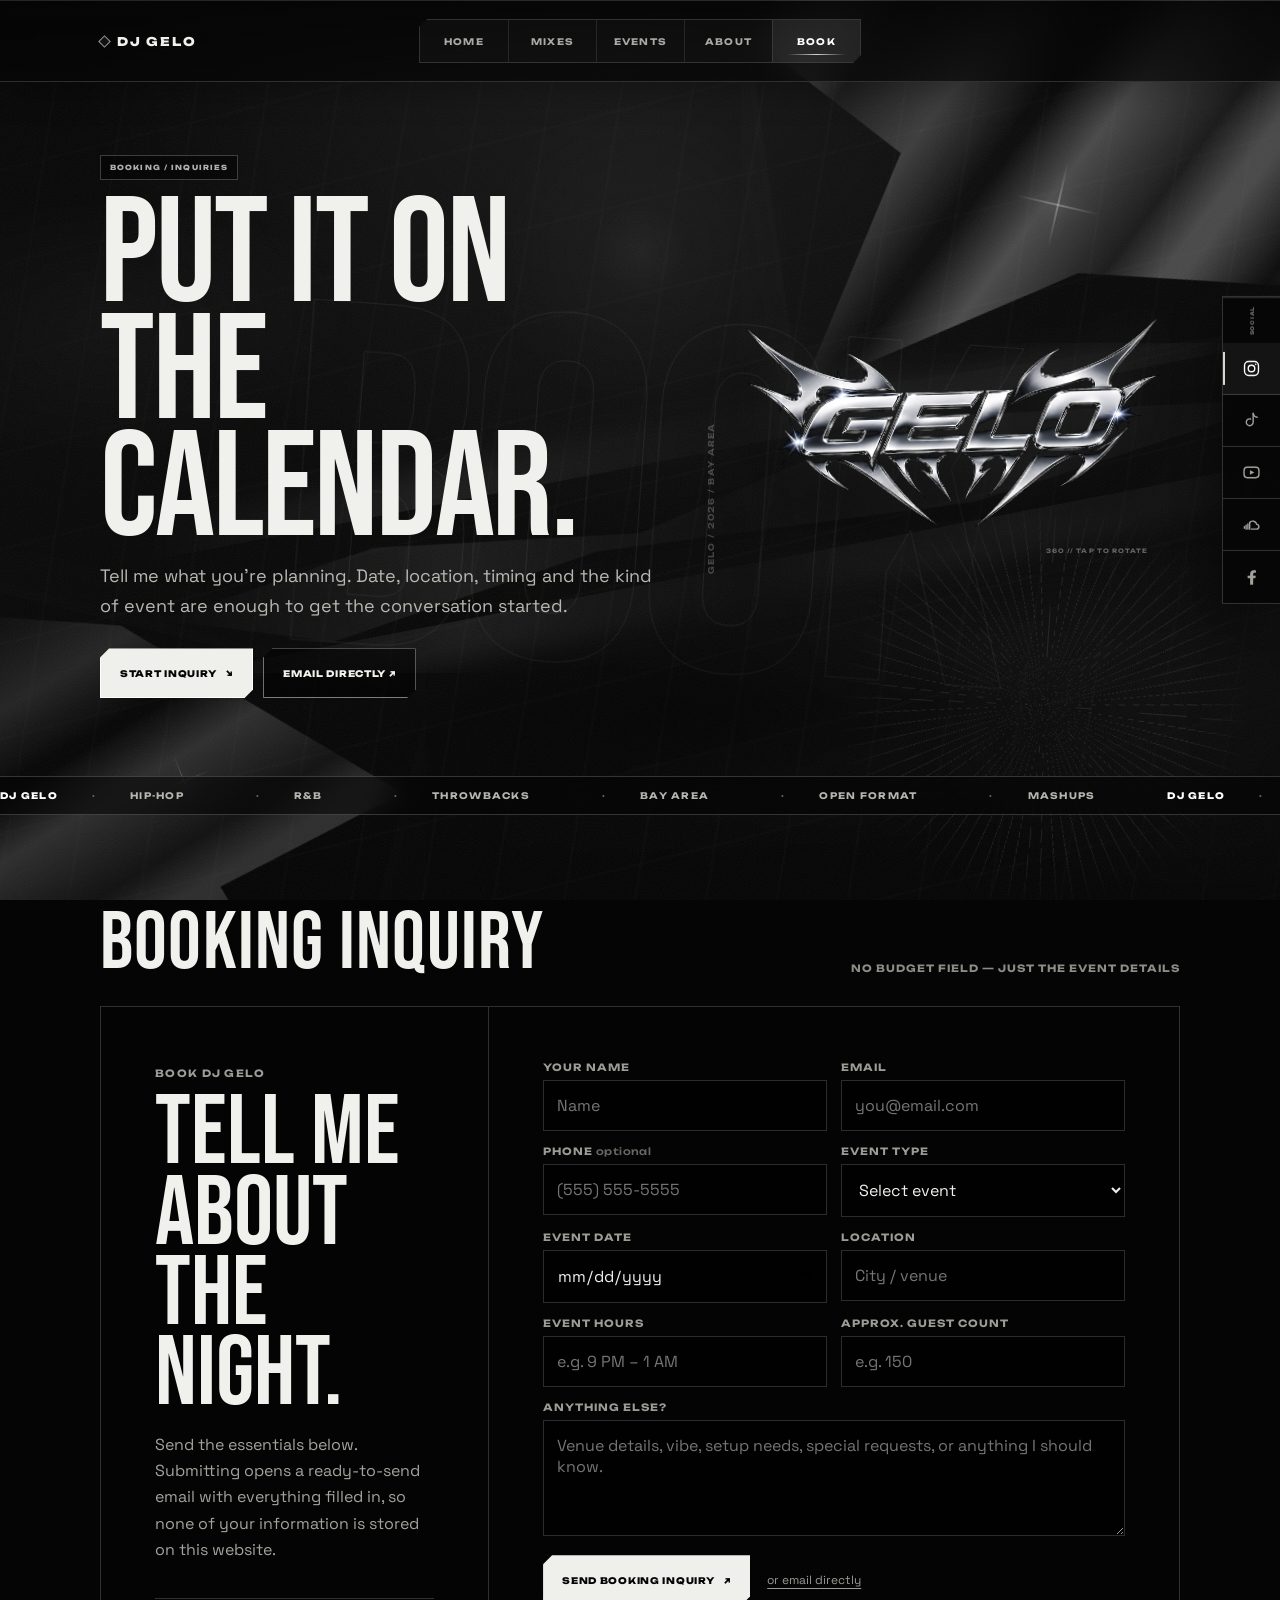
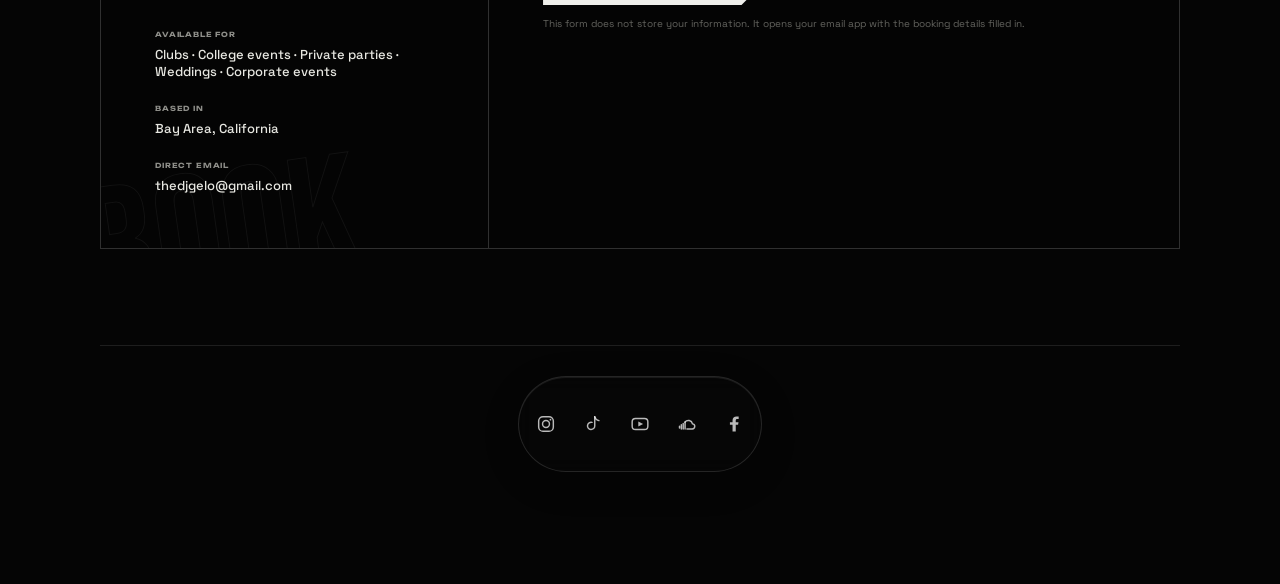
<file: book.html>
<!doctype html>
<html lang="en">
<head>
  <meta charset="utf-8" />
  <meta name="viewport" content="width=device-width, initial-scale=1" />
  <meta name="theme-color" content="#050505" />
  <meta name="description" content="Book DJ GELO for club nights, college events, private parties, weddings, corporate events and other events." />
  <link rel="canonical" href="https://djgelo.com/book.html" />
  <link rel="icon" href="gelo-logo.png" />
  <title>Book DJ GELO — Booking Inquiry</title>
  <link rel="stylesheet" href="styles.css" />
</head>
<body class="page-book">

  <div class="grunge-bg" aria-hidden="true">
    <div class="grain"></div>
    <div class="ghost-type">BOOK</div>
    <span class="metal-slab metal-one"></span>
    <span class="metal-slab metal-two"></span>
    <span class="chrome-smear"></span>
    <span class="scratch-burst"></span>
    <span class="ink-wash"></span>
    <span class="flare flare-a"></span>
    <span class="flare flare-b"></span>
  </div>
  <div class="cursor-metal" aria-hidden="true"></div>

  <main class="site">

    <header class="topbar" aria-label="Primary navigation">
      <a class="wordmark" href="index.html">DJ GELO</a>
      <nav class="nav">
        <a href="index.html">Home</a>
        <a href="mixes.html">Mixes</a>
        <a href="events.html">Events</a>
        <a href="about.html">About</a>
        <a class="nav-book" href="book.html" aria-current="page">Book</a>
      </nav>
    </header>

    <section class="page-masthead">
      <div class="page-masthead-copy">
        <span class="page-kicker">Booking / Inquiries</span>
        <h1 class="page-title">Put It On The Calendar.</h1>
        <p class="page-lede">Tell me what you’re planning. Date, location, timing and the kind of event are enough to get the conversation started.</p>
        <div class="hero-actions">
          <a class="btn btn-primary" href="#inquiry">Start inquiry <span aria-hidden="true">↘</span></a>
          <a class="btn btn-ghost" href="mailto:thedjgelo@gmail.com">Email directly ↗</a>
        </div>
      </div>

      <div class="logo-stage compact-logo" id="logoStage" role="button" tabindex="0" aria-label="Rotate the DJ GELO chrome logo">
        <div class="logo-3d" id="logo3d" aria-hidden="true">
          <div class="logo-depth" id="logoDepth"></div>
          <img class="logo-back" src="gelo-logo.png" alt="" />
          <img class="logo-face" src="gelo-logo.png" alt="" />
        </div>
        <span class="spin-hint" aria-hidden="true">360 // tap to rotate</span>
      </div>

    </section>

    <div class="ticker" aria-hidden="true">
      <div class="ticker-track">
        <div class="ticker-group"><b>DJ GELO</b><span>HIP-HOP</span><span>R&amp;B</span><span>THROWBACKS</span><span>BAY AREA</span><span>OPEN FORMAT</span><span>MASHUPS</span></div>
        <div class="ticker-group" aria-hidden="true"><b>DJ GELO</b><span>HIP-HOP</span><span>R&amp;B</span><span>THROWBACKS</span><span>BAY AREA</span><span>OPEN FORMAT</span><span>MASHUPS</span></div>
      </div>
    </div>

    <section class="section" id="inquiry" aria-labelledby="book-title">
      <div class="section-head"><h2 id="book-title">Booking Inquiry</h2><span>No budget field — just the event details</span></div>
      <div class="booking-layout">
        <aside class="booking-aside">
          <span class="book-kicker">Book DJ GELO</span>
          <h2>Tell me about the night.</h2>
          <p>Send the essentials below. Submitting opens a ready-to-send email with everything filled in, so none of your information is stored on this website.</p>
          <div class="booking-details">
            <div><span>Available for</span><strong>Clubs · College events · Private parties · Weddings · Corporate events</strong></div>
            <div><span>Based in</span><strong>Bay Area, California</strong></div>
            <div><span>Direct email</span><strong>thedjgelo@gmail.com</strong></div>
          </div>
        </aside>
        <div class="booking-form-wrap">
          <form id="bookingForm">
            <div class="form-grid">
              <div class="field"><label for="name">Your name</label><input id="name" name="name" autocomplete="name" placeholder="Name" required /></div>
              <div class="field"><label for="email">Email</label><input id="email" name="email" type="email" autocomplete="email" placeholder="you@email.com" required /></div>
              <div class="field"><label for="phone">Phone <span class="optional">optional</span></label><input id="phone" name="phone" type="tel" autocomplete="tel" placeholder="(555) 555-5555" /></div>
              <div class="field"><label for="event">Event type</label><select id="event" name="event" required><option value="" selected disabled>Select event</option><option>Club / nightlife</option><option>College event</option><option>Private party</option><option>Wedding</option><option>Corporate event</option><option>Other</option></select></div>
              <div class="field"><label for="date">Event date</label><input id="date" name="date" type="date" required /></div>
              <div class="field"><label for="location">Location</label><input id="location" name="location" placeholder="City / venue" required /></div>
              <div class="field"><label for="hours">Event hours</label><input id="hours" name="hours" placeholder="e.g. 9 PM – 1 AM" /></div>
              <div class="field"><label for="guests">Approx. guest count</label><input id="guests" name="guests" inputmode="numeric" placeholder="e.g. 150" /></div>
              <div class="field full"><label for="details">Anything else?</label><textarea id="details" name="details" placeholder="Venue details, vibe, setup needs, special requests, or anything I should know."></textarea></div>
            </div>
            <div class="form-actions"><button class="btn btn-primary submit" type="submit">Send booking inquiry <span aria-hidden="true">↗</span></button><a class="email-link" href="mailto:thedjgelo@gmail.com">or email directly</a></div>
            <div class="fineprint">This form does not store your information. It opens your email app with the booking details filled in.</div>
          </form>
        </div>
      </div>
    </section>

    <footer class="site-footer compact-footer">
      <div class="footer-socials footer-icons-only" aria-label="DJ GELO social profiles">
        <a href="https://www.instagram.com/thedjgelo/" target="_blank" rel="noreferrer" aria-label="Instagram"></a>
        <a href="https://www.tiktok.com/@thedjgelo" target="_blank" rel="noreferrer" aria-label="TikTok"></a>
        <a href="https://www.youtube.com/@thedjgelo" target="_blank" rel="noreferrer" aria-label="YouTube"></a>
        <a href="https://soundcloud.com/thedjgelo" target="_blank" rel="noreferrer" aria-label="SoundCloud"></a>
        <a href="https://www.facebook.com/angelo.abellan" target="_blank" rel="noreferrer" aria-label="Facebook"></a>
      </div>
    </footer>

  </main>
  <script src="site.js"></script>
</body>
</html>
</file>
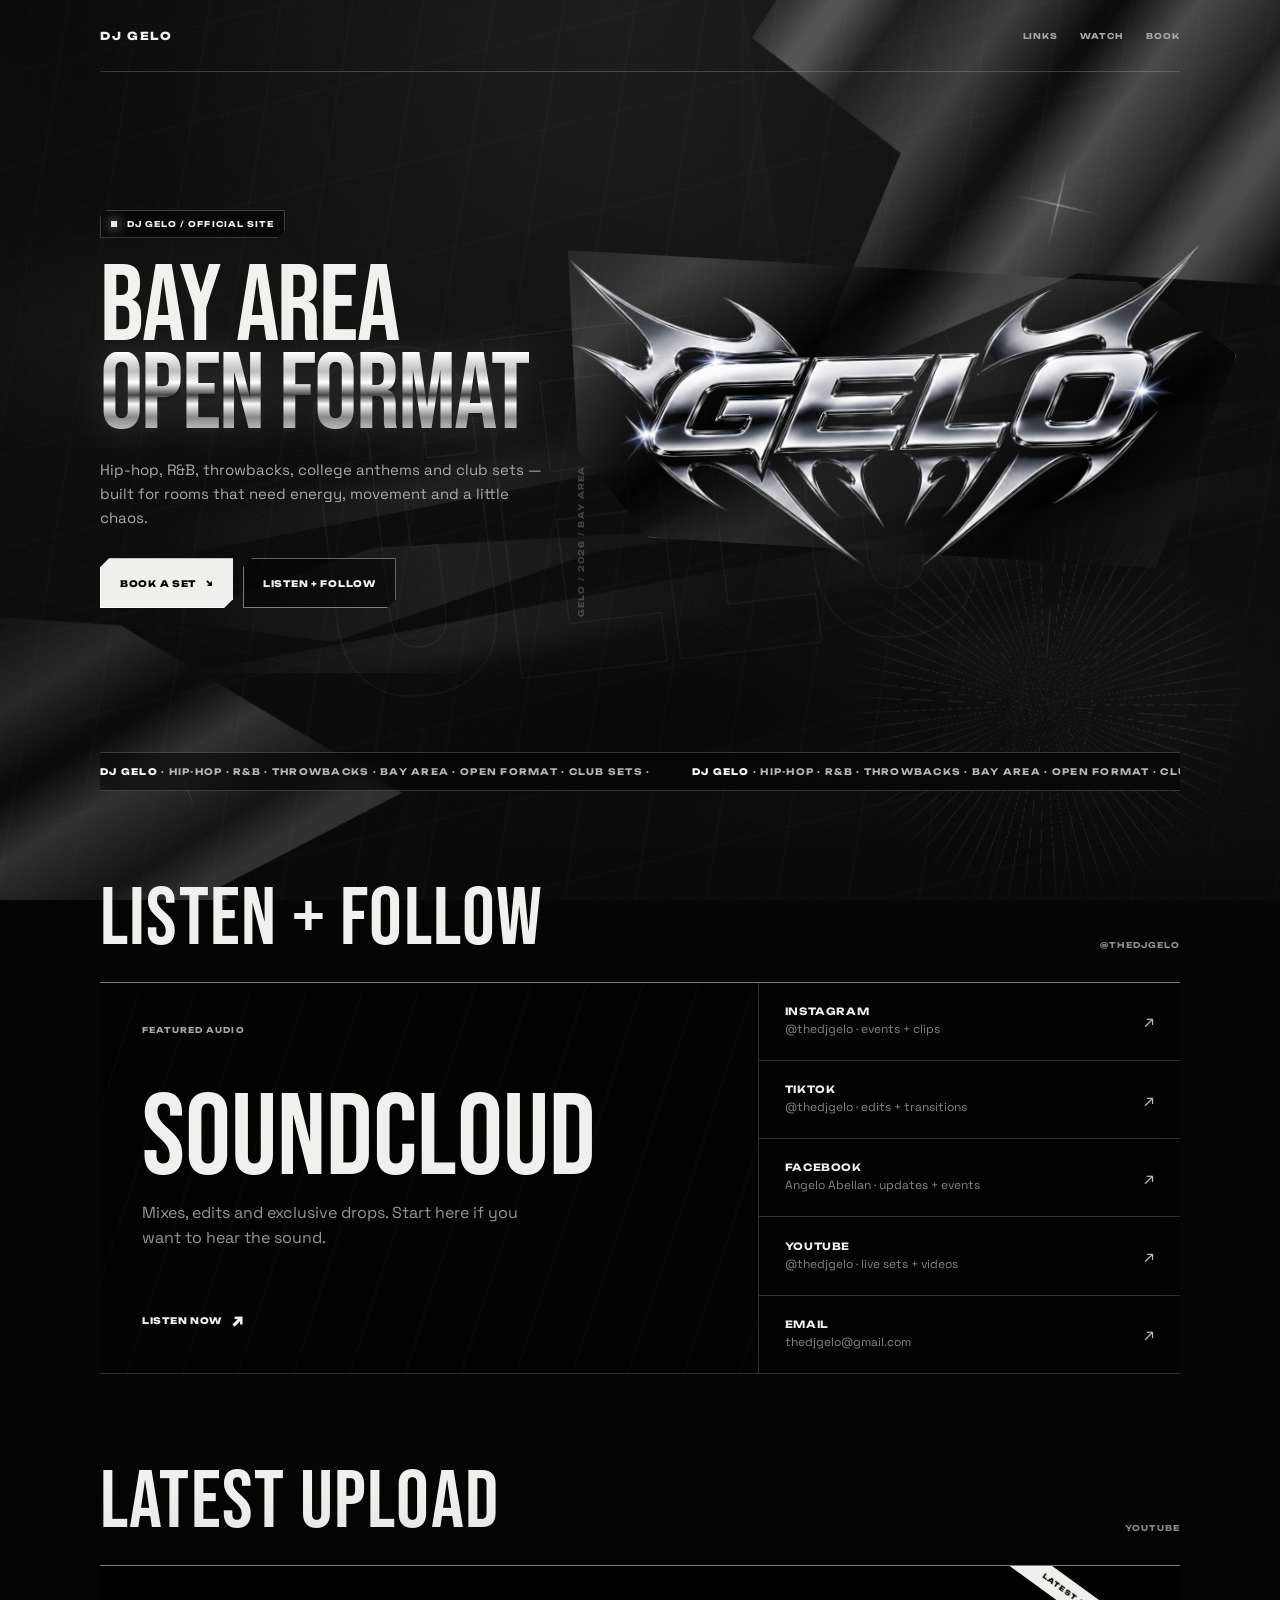
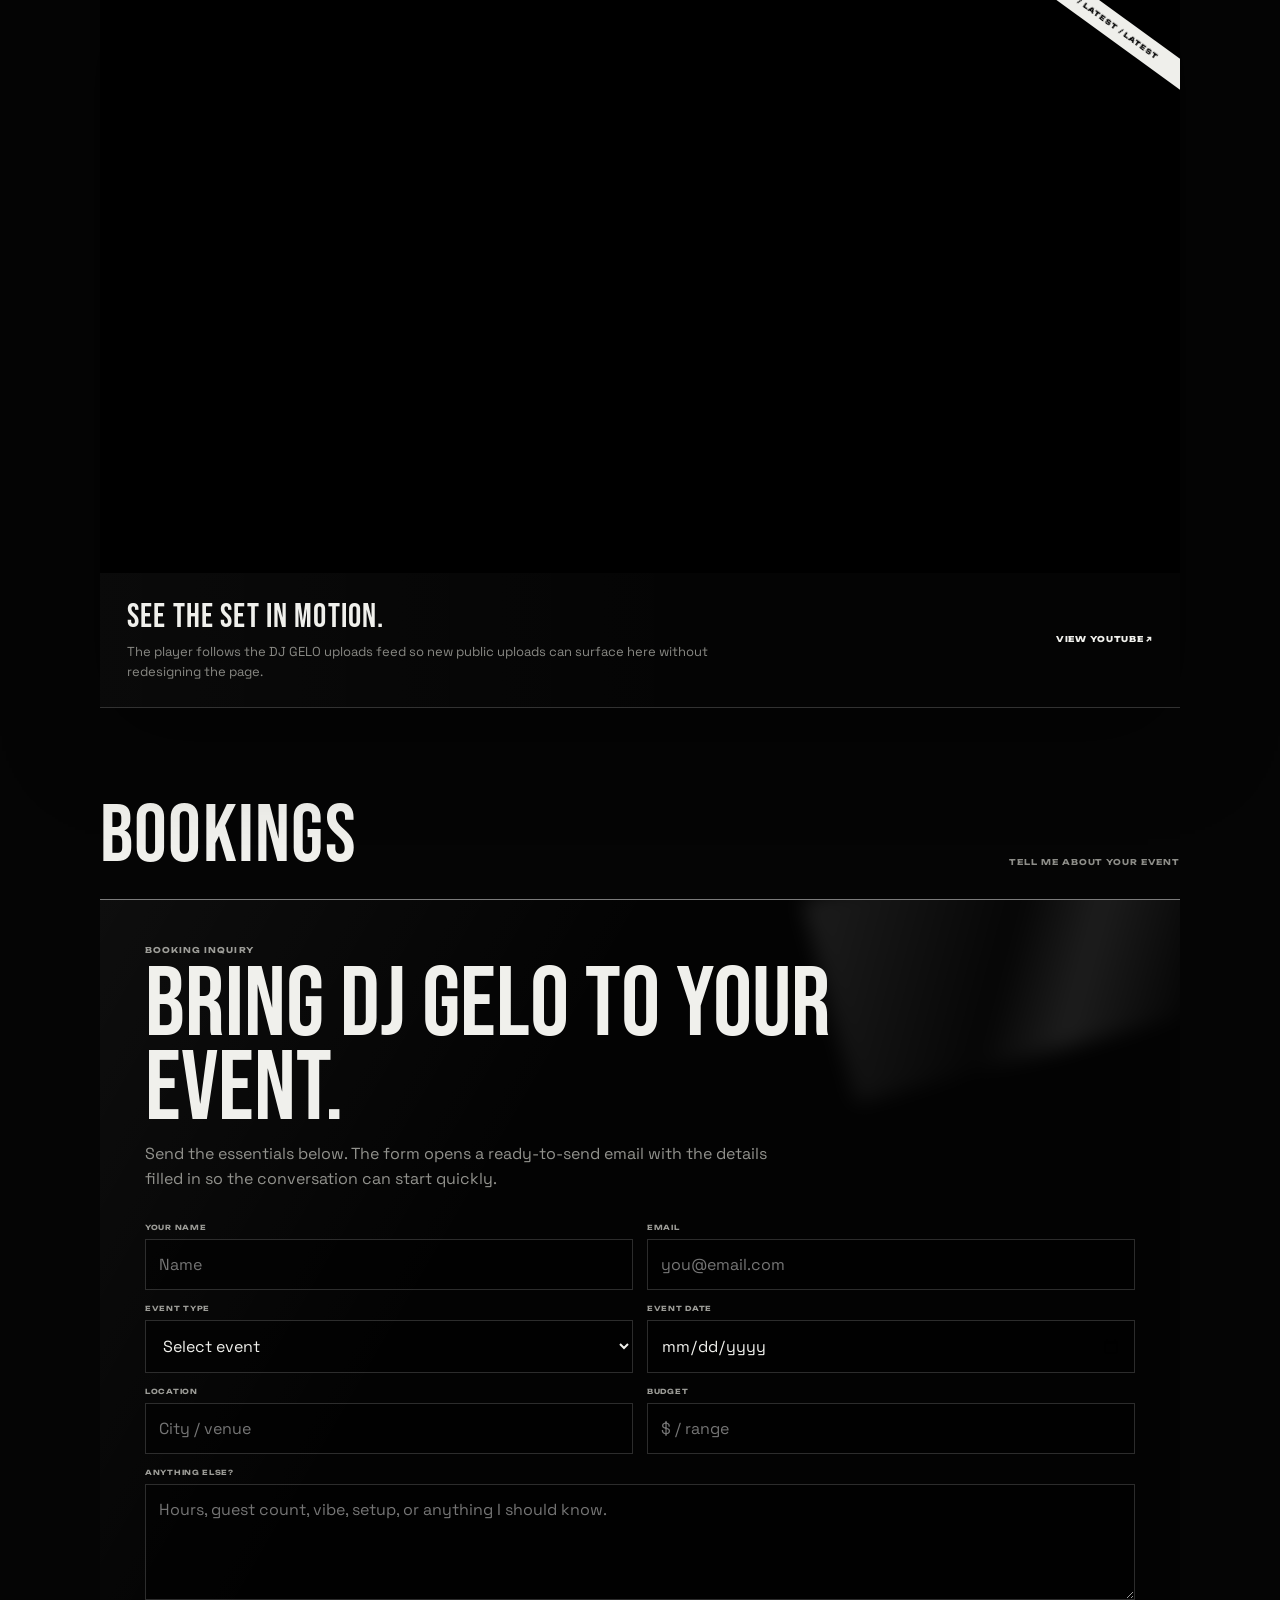
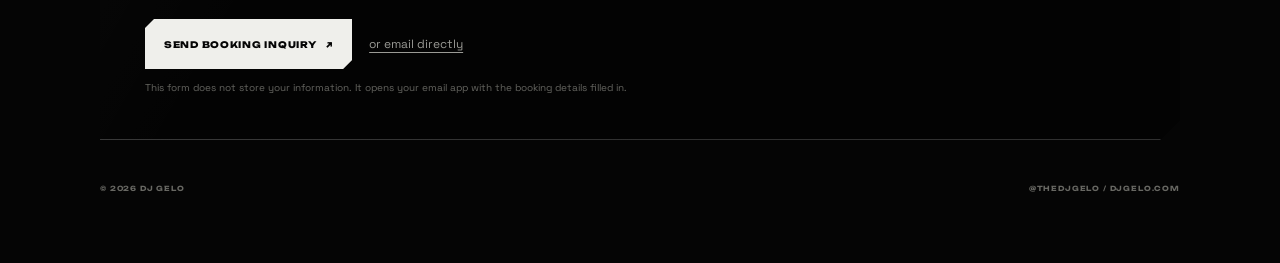
<file: dj-gelo-index-v7.html>
<!doctype html>
<html lang="en">
<head>
  <meta charset="utf-8" />
  <meta name="viewport" content="width=device-width, initial-scale=1" />
  <meta name="theme-color" content="#050505" />
  <meta name="description" content="DJ GELO — Bay Area open-format DJ. Hip-hop, R&B, throwbacks, live sets, links and booking inquiries." />
  <title>DJ GELO — Official Site</title>
  <style>
    @import url('https://fonts.googleapis.com/css2?family=Bebas+Neue&family=Space+Grotesk:wght@400;500;600;700&family=Unbounded:wght@500;600;700;800&display=swap');

    :root {
      --ink: #050505;
      --paper: #f0f0ec;
      --muted: #9b9b96;
      --line: rgba(255,255,255,.18);
      --line-hot: rgba(255,255,255,.48);
      --panel: rgba(7,7,7,.78);
      --panel-heavy: rgba(5,5,5,.93);
      --max: 1080px;
      --bg-y: 0px;
      --metal-y: 0px;
      --ghost-y: 0px;
    }

    * { box-sizing: border-box; }
    html { scroll-behavior: smooth; }
    body {
      margin: 0;
      min-height: 100vh;
      overflow-x: hidden;
      color: var(--paper);
      background: #050505;
      font-family: "Space Grotesk", system-ui, sans-serif;
      -webkit-font-smoothing: antialiased;
      text-rendering: optimizeLegibility;
    }

    a { color: inherit; text-decoration: none; }
    button, input, textarea, select { font: inherit; }

    /* ONE art-directed background rather than repeated motifs */
    .grunge-bg {
      position: fixed;
      inset: 0;
      overflow: hidden;
      pointer-events: none;
      z-index: 0;
      background:
        radial-gradient(circle at 48% 0%, rgba(255,255,255,.08), transparent 34rem),
        linear-gradient(180deg, #050505 0%, #080808 48%, #030303 100%);
    }

    .grunge-bg::before {
      content: "";
      position: absolute;
      inset: -16%;
      opacity: .34;
      transform: translate3d(0, var(--bg-y), 0) rotate(-2deg);
      background:
        repeating-linear-gradient(101deg, transparent 0 27px, rgba(255,255,255,.035) 28px 29px, transparent 30px 70px),
        repeating-linear-gradient(168deg, transparent 0 53px, rgba(255,255,255,.028) 54px 55px, transparent 56px 92px),
        radial-gradient(ellipse at 19% 38%, rgba(255,255,255,.09) 0 1%, transparent 12%),
        radial-gradient(ellipse at 83% 74%, rgba(255,255,255,.07) 0 1%, transparent 14%);
      filter: contrast(1.35);
      mask-image: radial-gradient(circle at center, #000 48%, rgba(0,0,0,.55) 73%, transparent 100%);
      -webkit-mask-image: radial-gradient(circle at center, #000 48%, rgba(0,0,0,.55) 73%, transparent 100%);
    }

    .grain {
      position: absolute;
      inset: 0;
      opacity: .13;
      mix-blend-mode: screen;
      background-image: url("data:image/svg+xml,%3Csvg viewBox='0 0 180 180' xmlns='http://www.w3.org/2000/svg'%3E%3Cfilter id='n'%3E%3CfeTurbulence type='fractalNoise' baseFrequency='.9' numOctaves='3' stitchTiles='stitch'/%3E%3C/filter%3E%3Crect width='100%25' height='100%25' filter='url(%23n)' opacity='.48'/%3E%3C/svg%3E");
      background-size: 180px 180px;
    }

    .ghost-type {
      position: absolute;
      top: 38vh;
      left: 50%;
      transform: translate3d(-50%, var(--ghost-y), 0) rotate(-7deg);
      font-family: "Bebas Neue", sans-serif;
      font-size: clamp(210px, 38vw, 570px);
      line-height: .72;
      letter-spacing: -.035em;
      color: transparent;
      -webkit-text-stroke: 1px rgba(255,255,255,.065);
      white-space: nowrap;
      user-select: none;
    }

    .metal-slab {
      position: absolute;
      display: block;
      background:
        linear-gradient(135deg,
          #0a0a0a 0%,
          #777 8%,
          #f4f4f4 13%,
          #3d3d3d 20%,
          #aaa 31%,
          #101010 41%,
          #dedede 49%,
          #545454 60%,
          #f7f7f7 67%,
          #292929 77%,
          #969696 89%,
          #080808 100%);
      filter: saturate(0) contrast(1.35) drop-shadow(0 0 28px rgba(255,255,255,.08));
      opacity: .26;
      mix-blend-mode: screen;
      will-change: transform;
    }

    .metal-one {
      width: min(54vw, 760px);
      height: min(34vw, 500px);
      top: -7vw;
      right: -14vw;
      clip-path: polygon(10% 0, 100% 9%, 79% 42%, 98% 100%, 42% 82%, 0 100%, 19% 49%, 0 18%);
      transform: translate3d(0, var(--metal-y), 0) rotate(-8deg);
    }

    .metal-two {
      width: min(48vw, 690px);
      height: min(32vw, 430px);
      left: -18vw;
      top: 69vh;
      opacity: .16;
      clip-path: polygon(0 13%, 49% 0, 100% 23%, 75% 56%, 96% 87%, 31% 100%, 10% 73%);
      transform: translate3d(0, calc(var(--metal-y) * -.55), 0) rotate(14deg);
    }

    .chrome-smear {
      position: absolute;
      width: 90vw;
      height: 15vw;
      min-height: 100px;
      left: 12vw;
      top: 46vh;
      transform: translate3d(0, calc(var(--bg-y) * .45), 0) rotate(-11deg);
      opacity: .19;
      filter: blur(11px);
      background: linear-gradient(90deg, transparent, rgba(255,255,255,.4), rgba(255,255,255,.05), rgba(255,255,255,.3), transparent);
      clip-path: polygon(0 50%, 19% 34%, 42% 53%, 66% 20%, 100% 49%, 71% 70%, 38% 58%, 14% 78%);
      mix-blend-mode: screen;
    }

    .scratch-burst {
      position: absolute;
      width: 420px;
      height: 420px;
      right: 2vw;
      top: 55vh;
      opacity: .13;
      background: repeating-conic-gradient(from 9deg, rgba(255,255,255,.9) 0 .28deg, transparent .32deg 4.8deg);
      mask-image: radial-gradient(circle, #000 0 2%, rgba(0,0,0,.72) 3% 49%, transparent 69%);
      -webkit-mask-image: radial-gradient(circle, #000 0 2%, rgba(0,0,0,.72) 3% 49%, transparent 69%);
      transform: translate3d(0, calc(var(--bg-y) * -.3), 0) rotate(4deg);
    }

    .ink-wash {
      position: absolute;
      inset: auto -10vw 7vh 22vw;
      height: 34vh;
      opacity: .32;
      background:
        radial-gradient(ellipse at 35% 55%, rgba(0,0,0,.95), transparent 36%),
        radial-gradient(ellipse at 60% 44%, rgba(255,255,255,.06), transparent 27%),
        linear-gradient(95deg, transparent, rgba(255,255,255,.035), transparent);
      filter: blur(18px);
      transform: rotate(-5deg);
    }

    .flare {
      position: absolute;
      width: 86px;
      height: 86px;
      opacity: .62;
    }
    .flare::before,
    .flare::after {
      content: "";
      position: absolute;
      left: 50%; top: 50%;
      background: linear-gradient(90deg, transparent, rgba(255,255,255,.95), transparent);
      transform: translate(-50%, -50%);
      filter: drop-shadow(0 0 8px rgba(255,255,255,.75));
    }
    .flare::before { width: 100%; height: 1px; }
    .flare::after { width: 1px; height: 100%; background: linear-gradient(180deg, transparent, rgba(255,255,255,.95), transparent); }
    .flare-a { top: 18vh; right: 14vw; transform: rotate(13deg); }
    .flare-b { top: 82vh; left: 11vw; transform: rotate(-22deg) scale(.65); opacity: .38; }

    .site {
      position: relative;
      z-index: 2;
      width: min(calc(100% - 30px), var(--max));
      margin: 0 auto;
      padding-bottom: 70px;
    }

    .topbar {
      display: flex;
      align-items: center;
      justify-content: space-between;
      min-height: 72px;
      border-bottom: 1px solid var(--line);
    }

    .wordmark {
      font-family: "Unbounded", sans-serif;
      font-weight: 800;
      font-size: 11px;
      letter-spacing: .15em;
      text-transform: uppercase;
    }

    .nav { display: flex; gap: 22px; }
    .nav a {
      color: #a8a8a3;
      font-family: "Unbounded", sans-serif;
      font-size: 8px;
      font-weight: 700;
      letter-spacing: .12em;
      text-transform: uppercase;
      transition: color .18s ease;
    }
    .nav a:hover { color: #fff; }

    .hero {
      min-height: 680px;
      display: grid;
      grid-template-columns: .88fr 1.12fr;
      align-items: center;
      gap: 42px;
      padding: 70px 0 76px;
    }

    .hero-copy { position: relative; z-index: 2; }
    .eyebrow {
      display: inline-flex;
      align-items: center;
      gap: 10px;
      padding: 8px 10px;
      border: 1px solid rgba(255,255,255,.23);
      background: rgba(0,0,0,.48);
      font-family: "Unbounded", sans-serif;
      font-size: 8px;
      font-weight: 700;
      letter-spacing: .13em;
      text-transform: uppercase;
      clip-path: polygon(7px 0,100% 0,100% calc(100% - 7px),calc(100% - 7px) 100%,0 100%,0 7px);
    }
    .eyebrow::before { content: ""; width: 6px; height: 6px; background: #e8e8e4; box-shadow: 0 0 12px white; }

    .hero h1 {
      margin: 26px 0 18px;
      max-width: 580px;
      font-family: "Bebas Neue", sans-serif;
      font-size: clamp(60px, 8.4vw, 112px);
      line-height: .82;
      letter-spacing: -.015em;
      font-weight: 400;
      text-transform: uppercase;
    }

    .hero h1 .line-one {
      display: block;
      color: #f1f1ed;
    }

    .hero h1 .chrome-word {
      display: block;
      color: transparent;
      background: linear-gradient(180deg, #fff 0%, #bdbdbd 22%, #fff 35%, #444 49%, #f8f8f8 59%, #888 74%, #e9e9e9 100%);
      -webkit-background-clip: text;
      background-clip: text;
      filter: drop-shadow(0 4px 0 #1b1b1b) drop-shadow(0 0 18px rgba(255,255,255,.12));
    }

    .hero p {
      max-width: 480px;
      margin: 0;
      color: #aaa9a4;
      font-size: 15px;
      line-height: 1.6;
    }

    .hero-actions {
      display: flex;
      gap: 10px;
      flex-wrap: wrap;
      margin-top: 28px;
    }

    .btn {
      min-height: 50px;
      display: inline-flex;
      align-items: center;
      justify-content: center;
      gap: 10px;
      padding: 0 19px;
      border: 1px solid var(--line-hot);
      font-family: "Unbounded", sans-serif;
      font-size: 9px;
      font-weight: 800;
      letter-spacing: .08em;
      text-transform: uppercase;
      cursor: pointer;
      transition: transform .18s ease, background .18s ease, color .18s ease;
      clip-path: polygon(9px 0,100% 0,100% calc(100% - 9px),calc(100% - 9px) 100%,0 100%,0 9px);
    }
    .btn:hover { transform: translateY(-2px); }
    .btn-primary { background: #efefeb; color: #050505; border-color: #fff; }
    .btn-ghost { background: rgba(0,0,0,.5); color: #f0f0ec; }

    .logo-stage {
      position: relative;
      min-height: 420px;
      display: grid;
      place-items: center;
      isolation: isolate;
    }

    .logo-stage::before {
      content: "";
      position: absolute;
      width: 116%;
      height: 74%;
      z-index: -2;
      transform: rotate(7deg);
      background:
        linear-gradient(134deg, rgba(255,255,255,.02), rgba(255,255,255,.18) 16%, rgba(0,0,0,.78) 36%, rgba(255,255,255,.12) 51%, rgba(0,0,0,.8) 74%, rgba(255,255,255,.08));
      border: 1px solid rgba(255,255,255,.16);
      clip-path: polygon(0 12%, 84% 0, 100% 19%, 92% 90%, 17% 100%, 5% 75%);
      box-shadow: inset 0 0 60px rgba(255,255,255,.04), 0 34px 70px rgba(0,0,0,.6);
    }

    .logo-stage::after {
      content: "GELO / 2026 / BAY AREA";
      position: absolute;
      left: -13px;
      bottom: 32px;
      z-index: -1;
      color: rgba(255,255,255,.22);
      font-family: "Unbounded", sans-serif;
      font-size: 8px;
      font-weight: 700;
      letter-spacing: .16em;
      transform: rotate(-90deg) translateX(-20%);
      transform-origin: left bottom;
    }

    .logo-stage img {
      width: min(108%, 690px);
      height: auto;
      display: block;
      filter: drop-shadow(0 18px 36px rgba(0,0,0,.75));
      transform: rotate(-1.5deg) scale(1.08);
    }

    .ticker {
      border-top: 1px solid var(--line);
      border-bottom: 1px solid var(--line);
      overflow: hidden;
      white-space: nowrap;
      background: rgba(5,5,5,.55);
      backdrop-filter: blur(12px);
    }
    .ticker-track {
      display: inline-block;
      padding: 13px 0;
      font-family: "Unbounded", sans-serif;
      font-size: 9px;
      font-weight: 700;
      letter-spacing: .14em;
      text-transform: uppercase;
      animation: ticker 20s linear infinite;
    }
    .ticker-track span { margin-right: 38px; color: #b6b6b0; }
    .ticker-track b { color: #fff; font-weight: 800; }
    @keyframes ticker { to { transform: translateX(-50%); } }

    .section { padding: 92px 0 0; }
    .section-head {
      display: grid;
      grid-template-columns: 1fr auto;
      align-items: end;
      gap: 20px;
      margin-bottom: 25px;
    }
    .section-head h2 {
      margin: 0;
      font-family: "Bebas Neue", sans-serif;
      font-size: clamp(48px, 7vw, 82px);
      line-height: .9;
      font-weight: 400;
      letter-spacing: .015em;
      text-transform: uppercase;
    }
    .section-head span {
      color: #8d8d88;
      font-family: "Unbounded", sans-serif;
      font-size: 8px;
      font-weight: 700;
      letter-spacing: .12em;
      text-transform: uppercase;
      padding-bottom: 7px;
    }

    .platform-board {
      display: grid;
      grid-template-columns: 1.22fr .78fr;
      min-height: 390px;
      border-top: 1px solid var(--line-hot);
      border-bottom: 1px solid var(--line);
      background: rgba(3,3,3,.57);
      backdrop-filter: blur(15px);
    }

    .soundcloud-feature {
      position: relative;
      padding: 42px;
      min-height: 390px;
      overflow: hidden;
      border-right: 1px solid var(--line);
      display: flex;
      flex-direction: column;
      justify-content: space-between;
      isolation: isolate;
    }
    .soundcloud-feature::before {
      content: "";
      position: absolute;
      inset: -35% -10%;
      z-index: -1;
      opacity: .16;
      background: repeating-linear-gradient(103deg, transparent 0 19px, rgba(255,255,255,.14) 20px, transparent 22px 53px);
      transform: rotate(5deg);
    }
    .feature-kicker {
      font-family: "Unbounded", sans-serif;
      font-size: 8px;
      font-weight: 700;
      letter-spacing: .13em;
      text-transform: uppercase;
      color: #aaa9a4;
    }
    .soundcloud-feature h3 {
      margin: 0;
      font-family: "Bebas Neue", sans-serif;
      font-size: clamp(68px, 9vw, 118px);
      line-height: .78;
      font-weight: 400;
      text-transform: uppercase;
    }
    .soundcloud-feature p { max-width: 380px; margin: 16px 0 0; color: #969691; line-height: 1.55; }
    .feature-link { display: inline-flex; align-items: center; gap: 10px; font-family: "Unbounded", sans-serif; font-size: 9px; font-weight: 800; letter-spacing: .08em; text-transform: uppercase; }
    .feature-link::after { content: "↗"; font-size: 16px; }

    .platform-list { display: flex; flex-direction: column; }
    .platform-list a {
      flex: 1;
      display: grid;
      grid-template-columns: 1fr auto;
      align-items: center;
      gap: 20px;
      padding: 0 26px;
      border-bottom: 1px solid var(--line);
      transition: background .18s ease, padding-left .18s ease;
      min-height: 64px;
    }
    .platform-list a:last-child { border-bottom: 0; }
    .platform-list a:hover { background: rgba(255,255,255,.04); padding-left: 31px; }
    .platform-list strong { display: block; font-family: "Unbounded", sans-serif; font-size: 10px; letter-spacing: .06em; text-transform: uppercase; }
    .platform-list small { color: #858580; font-size: 12px; }
    .platform-list .arrow { color: #bcbcb6; font-size: 17px; }

    .video-card {
      position: relative;
      background: #050505;
      border-top: 1px solid var(--line-hot);
      border-bottom: 1px solid var(--line);
      overflow: hidden;
      box-shadow: 0 28px 90px rgba(0,0,0,.45);
    }
    .video-card::before {
      content: "LATEST / LATEST / LATEST";
      position: absolute;
      right: -36px;
      top: 38px;
      z-index: 4;
      padding: 8px 45px;
      transform: rotate(36deg);
      background: #efefeb;
      color: #050505;
      font-family: "Unbounded", sans-serif;
      font-size: 7px;
      font-weight: 800;
      letter-spacing: .13em;
    }
    .video-shell { position: relative; aspect-ratio: 16 / 9; background: #000; }
    .video-shell iframe { position: absolute; inset: 0; width: 100%; height: 100%; border: 0; }
    .video-copy {
      display: grid;
      grid-template-columns: 1fr auto;
      align-items: center;
      gap: 30px;
      padding: 24px 27px 26px;
      background:
        linear-gradient(90deg, rgba(255,255,255,.025), transparent 56%),
        rgba(5,5,5,.95);
    }
    .video-copy h3 { margin: 0 0 5px; font-family: "Bebas Neue", sans-serif; font-size: 33px; font-weight: 400; text-transform: uppercase; letter-spacing: .035em; }
    .video-copy p { margin: 0; max-width: 610px; color: #898984; line-height: 1.5; font-size: 13px; }
    .watch-link { font-family: "Unbounded", sans-serif; font-size: 8px; font-weight: 800; letter-spacing: .09em; text-transform: uppercase; white-space: nowrap; }

    .book-card {
      position: relative;
      overflow: hidden;
      border-top: 1px solid var(--line-hot);
      border-bottom: 1px solid var(--line);
      padding: 45px;
      background:
        linear-gradient(120deg, rgba(255,255,255,.045), transparent 36%),
        rgba(4,4,4,.82);
      backdrop-filter: blur(18px);
      clip-path: polygon(0 0, 100% 0, 100% calc(100% - 20px), calc(100% - 20px) 100%, 0 100%);
    }
    .book-card::after {
      content: "";
      position: absolute;
      width: 520px;
      height: 210px;
      right: -160px;
      top: -70px;
      opacity: .1;
      background: linear-gradient(120deg, #fff, #222 38%, #fff 52%, #111 73%, #ddd);
      filter: blur(10px);
      transform: rotate(-15deg);
      pointer-events: none;
    }

    .book-copy { max-width: 760px; margin-bottom: 31px; position: relative; z-index: 1; }
    .book-kicker { color: #9d9d98; font-family: "Unbounded", sans-serif; font-size: 8px; font-weight: 700; letter-spacing: .13em; text-transform: uppercase; }
    .book-card h2 { margin: 9px 0 10px; font-family: "Bebas Neue", sans-serif; font-size: clamp(58px, 8vw, 98px); line-height: .86; font-weight: 400; text-transform: uppercase; }
    .book-copy p { margin: 0; color: #92928d; line-height: 1.55; max-width: 640px; }

    form { position: relative; z-index: 1; }
    .form-grid { display: grid; grid-template-columns: 1fr 1fr; gap: 14px; }
    .field { display: flex; flex-direction: column; gap: 7px; }
    .field.full { grid-column: 1 / -1; }
    label { font-family: "Unbounded", sans-serif; font-size: 7px; font-weight: 700; letter-spacing: .1em; text-transform: uppercase; color: #9c9c97; }
    input, select, textarea {
      width: 100%;
      border: 1px solid rgba(255,255,255,.17);
      border-radius: 0;
      background: rgba(0,0,0,.57);
      color: #f0f0ec;
      outline: 0;
      padding: 14px 13px;
      transition: border-color .18s ease, background .18s ease;
    }
    input:focus, select:focus, textarea:focus { border-color: rgba(255,255,255,.55); background: rgba(255,255,255,.025); }
    textarea { resize: vertical; min-height: 116px; }
    select { color-scheme: dark; }

    .form-actions { display: flex; align-items: center; gap: 17px; margin-top: 19px; }
    .submit { border: 0; }
    .email-link { color: #9a9a95; font-size: 12px; text-decoration: underline; text-underline-offset: 4px; }
    .fineprint { margin-top: 12px; color: #656560; font-size: 10px; }

    footer {
      display: flex;
      justify-content: space-between;
      align-items: center;
      padding: 44px 0 0;
      color: #686863;
      font-family: "Unbounded", sans-serif;
      font-size: 7px;
      font-weight: 700;
      letter-spacing: .12em;
      text-transform: uppercase;
    }

    @media (max-width: 830px) {
      .hero { grid-template-columns: 1fr; min-height: auto; padding-top: 56px; }
      .hero-copy { text-align: center; }
      .hero p { margin-inline: auto; }
      .hero-actions { justify-content: center; }
      .logo-stage { min-height: 330px; order: -1; }
      .logo-stage::before { width: 95%; height: 76%; }
      .platform-board { grid-template-columns: 1fr; }
      .soundcloud-feature { border-right: 0; border-bottom: 1px solid var(--line); min-height: 320px; }
      .platform-list a { min-height: 70px; }
      .metal-one { width: 78vw; height: 55vw; right: -35vw; }
      .metal-two { width: 73vw; height: 52vw; left: -34vw; }
      .ghost-type { font-size: 54vw; }
    }

    @media (max-width: 620px) {
      .site { width: min(calc(100% - 22px), var(--max)); }
      .topbar { min-height: 62px; }
      .nav { gap: 12px; }
      .nav a { font-size: 7px; }
      .hero { padding: 38px 0 54px; gap: 17px; }
      .logo-stage { min-height: 260px; }
      .hero h1 { font-size: clamp(72px, 25vw, 112px); }
      .hero p { font-size: 13px; }
      .hero-actions { display: grid; grid-template-columns: 1fr; }
      .btn { width: 100%; }
      .section { padding-top: 70px; }
      .section-head { grid-template-columns: 1fr; gap: 5px; }
      .section-head span { padding-bottom: 0; }
      .soundcloud-feature { padding: 28px 24px; }
      .platform-list a { padding: 0 20px; }
      .platform-list small { font-size: 11px; }
      .video-copy { grid-template-columns: 1fr; gap: 13px; padding: 20px; }
      .book-card { padding: 30px 20px; }
      .form-grid { grid-template-columns: 1fr; }
      .field.full { grid-column: auto; }
      .form-actions { align-items: stretch; flex-direction: column; }
      .ticker-track { animation-duration: 15s; }
      footer { align-items: flex-start; flex-direction: column; gap: 8px; }
      .scratch-burst { right: -180px; }
    }

    @media (prefers-reduced-motion: reduce) {
      html { scroll-behavior: auto; }
      *, *::before, *::after { animation: none !important; transition-duration: .01ms !important; }
      .ghost-type, .metal-slab, .chrome-smear, .scratch-burst, .grunge-bg::before { transform: none !important; }
    }
  </style>
</head>
<body>
  <div class="grunge-bg" aria-hidden="true">
    <div class="grain"></div>
    <div class="ghost-type">GELO</div>
    <span class="metal-slab metal-one"></span>
    <span class="metal-slab metal-two"></span>
    <span class="chrome-smear"></span>
    <span class="scratch-burst"></span>
    <span class="ink-wash"></span>
    <span class="flare flare-a"></span>
    <span class="flare flare-b"></span>
  </div>

  <main class="site">
    <header class="topbar" aria-label="Primary navigation">
      <a class="wordmark" href="#top">DJ GELO</a>
      <nav class="nav">
        <a href="#links">Links</a>
        <a href="#watch">Watch</a>
        <a href="#book">Book</a>
      </nav>
    </header>

    <section class="hero" id="top">
      <div class="hero-copy">
        <div class="eyebrow">DJ GELO / Official Site</div>
        <h1><span class="line-one">Bay Area</span><span class="chrome-word">Open Format</span></h1>
        <p>Hip-hop, R&amp;B, throwbacks, college anthems and club sets — built for rooms that need energy, movement and a little chaos.</p>
        <div class="hero-actions">
          <a class="btn btn-primary" href="#book">Book a Set <span aria-hidden="true">↘</span></a>
          <a class="btn btn-ghost" href="#links">Listen + Follow</a>
        </div>
      </div>

      <div class="logo-stage" aria-label="DJ GELO logo">
        <img src="gelo-logo.png" alt="GELO chrome logo" />
      </div>
    </section>

    <div class="ticker" aria-hidden="true">
      <div class="ticker-track">
        <span><b>DJ GELO</b> · HIP-HOP · R&amp;B · THROWBACKS · BAY AREA · OPEN FORMAT · CLUB SETS · </span>
        <span><b>DJ GELO</b> · HIP-HOP · R&amp;B · THROWBACKS · BAY AREA · OPEN FORMAT · CLUB SETS · </span>
      </div>
    </div>

    <section class="section" id="links" aria-labelledby="links-title">
      <div class="section-head">
        <h2 id="links-title">Listen + Follow</h2>
        <span>@thedjgelo</span>
      </div>

      <div class="platform-board">
        <a class="soundcloud-feature" href="https://soundcloud.com/thedjgelo" target="_blank" rel="noreferrer">
          <span class="feature-kicker">Featured audio</span>
          <div>
            <h3>SoundCloud</h3>
            <p>Mixes, edits and exclusive drops. Start here if you want to hear the sound.</p>
          </div>
          <span class="feature-link">Listen now</span>
        </a>

        <div class="platform-list">
          <a href="https://www.instagram.com/thedjgelo/" target="_blank" rel="noreferrer">
            <span><strong>Instagram</strong><small>@thedjgelo · events + clips</small></span><span class="arrow">↗</span>
          </a>
          <a href="https://www.tiktok.com/@thedjgelo" target="_blank" rel="noreferrer">
            <span><strong>TikTok</strong><small>@thedjgelo · edits + transitions</small></span><span class="arrow">↗</span>
          </a>
          <a href="https://www.facebook.com/angelo.abellan" target="_blank" rel="noreferrer">
            <span><strong>Facebook</strong><small>Angelo Abellan · updates + events</small></span><span class="arrow">↗</span>
          </a>
          <a href="https://www.youtube.com/@thedjgelo" target="_blank" rel="noreferrer">
            <span><strong>YouTube</strong><small>@thedjgelo · live sets + videos</small></span><span class="arrow">↗</span>
          </a>
          <a href="mailto:thedjgelo@gmail.com">
            <span><strong>Email</strong><small>thedjgelo@gmail.com</small></span><span class="arrow">↗</span>
          </a>
        </div>
      </div>
    </section>

    <section class="section" id="watch" aria-labelledby="watch-title">
      <div class="section-head">
        <h2 id="watch-title">Latest Upload</h2>
        <span>YouTube</span>
      </div>

      <article class="video-card">
        <div class="video-shell">
          <iframe
            src="https://www.youtube.com/embed?listType=user_uploads&amp;list=thedjgelo&amp;rel=0&amp;playsinline=1"
            title="Latest DJ GELO upload on YouTube"
            loading="lazy"
            allow="accelerometer; autoplay; clipboard-write; encrypted-media; gyroscope; picture-in-picture; web-share"
            referrerpolicy="strict-origin-when-cross-origin"
            allowfullscreen></iframe>
        </div>
        <div class="video-copy">
          <div>
            <h3>See the set in motion.</h3>
            <p>The player follows the DJ GELO uploads feed so new public uploads can surface here without redesigning the page.</p>
          </div>
          <a class="watch-link" href="https://www.youtube.com/@thedjgelo/videos" target="_blank" rel="noreferrer">View YouTube ↗</a>
        </div>
      </article>
    </section>

    <section class="section" id="book" aria-labelledby="book-title">
      <div class="section-head">
        <h2>Bookings</h2>
        <span>Tell me about your event</span>
      </div>

      <div class="book-card">
        <div class="book-copy">
          <div class="book-kicker">Booking inquiry</div>
          <h2 id="book-title">Bring DJ GELO to your event.</h2>
          <p>Send the essentials below. The form opens a ready-to-send email with the details filled in so the conversation can start quickly.</p>
        </div>

        <form id="bookingForm">
          <div class="form-grid">
            <div class="field">
              <label for="name">Your name</label>
              <input id="name" name="name" autocomplete="name" placeholder="Name" required />
            </div>
            <div class="field">
              <label for="email">Email</label>
              <input id="email" name="email" type="email" autocomplete="email" placeholder="you@email.com" required />
            </div>
            <div class="field">
              <label for="event">Event type</label>
              <select id="event" name="event" required>
                <option value="" selected disabled>Select event</option>
                <option>Club / nightlife</option>
                <option>College event</option>
                <option>Private party</option>
                <option>Wedding</option>
                <option>Corporate event</option>
                <option>Other</option>
              </select>
            </div>
            <div class="field">
              <label for="date">Event date</label>
              <input id="date" name="date" type="date" required />
            </div>
            <div class="field">
              <label for="location">Location</label>
              <input id="location" name="location" placeholder="City / venue" required />
            </div>
            <div class="field">
              <label for="budget">Budget</label>
              <input id="budget" name="budget" placeholder="$ / range" />
            </div>
            <div class="field full">
              <label for="details">Anything else?</label>
              <textarea id="details" name="details" placeholder="Hours, guest count, vibe, setup, or anything I should know."></textarea>
            </div>
          </div>

          <div class="form-actions">
            <button class="btn btn-primary submit" type="submit">Send booking inquiry <span aria-hidden="true">↗</span></button>
            <a class="email-link" href="mailto:thedjgelo@gmail.com">or email directly</a>
          </div>
          <div class="fineprint">This form does not store your information. It opens your email app with the booking details filled in.</div>
        </form>
      </div>
    </section>

    <footer>
      <span>© <span id="year"></span> DJ GELO</span>
      <span>@thedjgelo / djgelo.com</span>
    </footer>
  </main>

  <script>
    const BOOKING_EMAIL = "thedjgelo@gmail.com";
    document.getElementById("year").textContent = new Date().getFullYear();

    const reducedMotion = window.matchMedia("(prefers-reduced-motion: reduce)").matches;
    if (!reducedMotion) {
      let ticking = false;
      const updateBackground = () => {
        const y = window.scrollY || 0;
        document.documentElement.style.setProperty("--bg-y", `${-y * 0.055}px`);
        document.documentElement.style.setProperty("--metal-y", `${y * 0.09}px`);
        document.documentElement.style.setProperty("--ghost-y", `${-y * 0.11}px`);
        ticking = false;
      };
      window.addEventListener("scroll", () => {
        if (!ticking) {
          requestAnimationFrame(updateBackground);
          ticking = true;
        }
      }, { passive: true });
      updateBackground();
    }

    document.getElementById("bookingForm").addEventListener("submit", function (event) {
      event.preventDefault();
      const data = new FormData(event.currentTarget);
      const name = data.get("name") || "";
      const email = data.get("email") || "";
      const eventType = data.get("event") || "";
      const date = data.get("date") || "";
      const location = data.get("location") || "";
      const budget = data.get("budget") || "Not provided";
      const details = data.get("details") || "None provided";

      const subject = `Booking Inquiry — ${eventType} — ${date}`;
      const body = [
        "Hi DJ GELO,",
        "",
        "I'd like to inquire about booking you for an event.",
        "",
        `Name: ${name}`,
        `Email: ${email}`,
        `Event type: ${eventType}`,
        `Date: ${date}`,
        `Location / venue: ${location}`,
        `Budget: ${budget}`,
        "",
        "Details:",
        details,
        "",
        "Thank you!"
      ].join("\n");

      window.location.href = `mailto:${BOOKING_EMAIL}?subject=${encodeURIComponent(subject)}&body=${encodeURIComponent(body)}`;
    });
  </script>
</body>
</html>
</file>
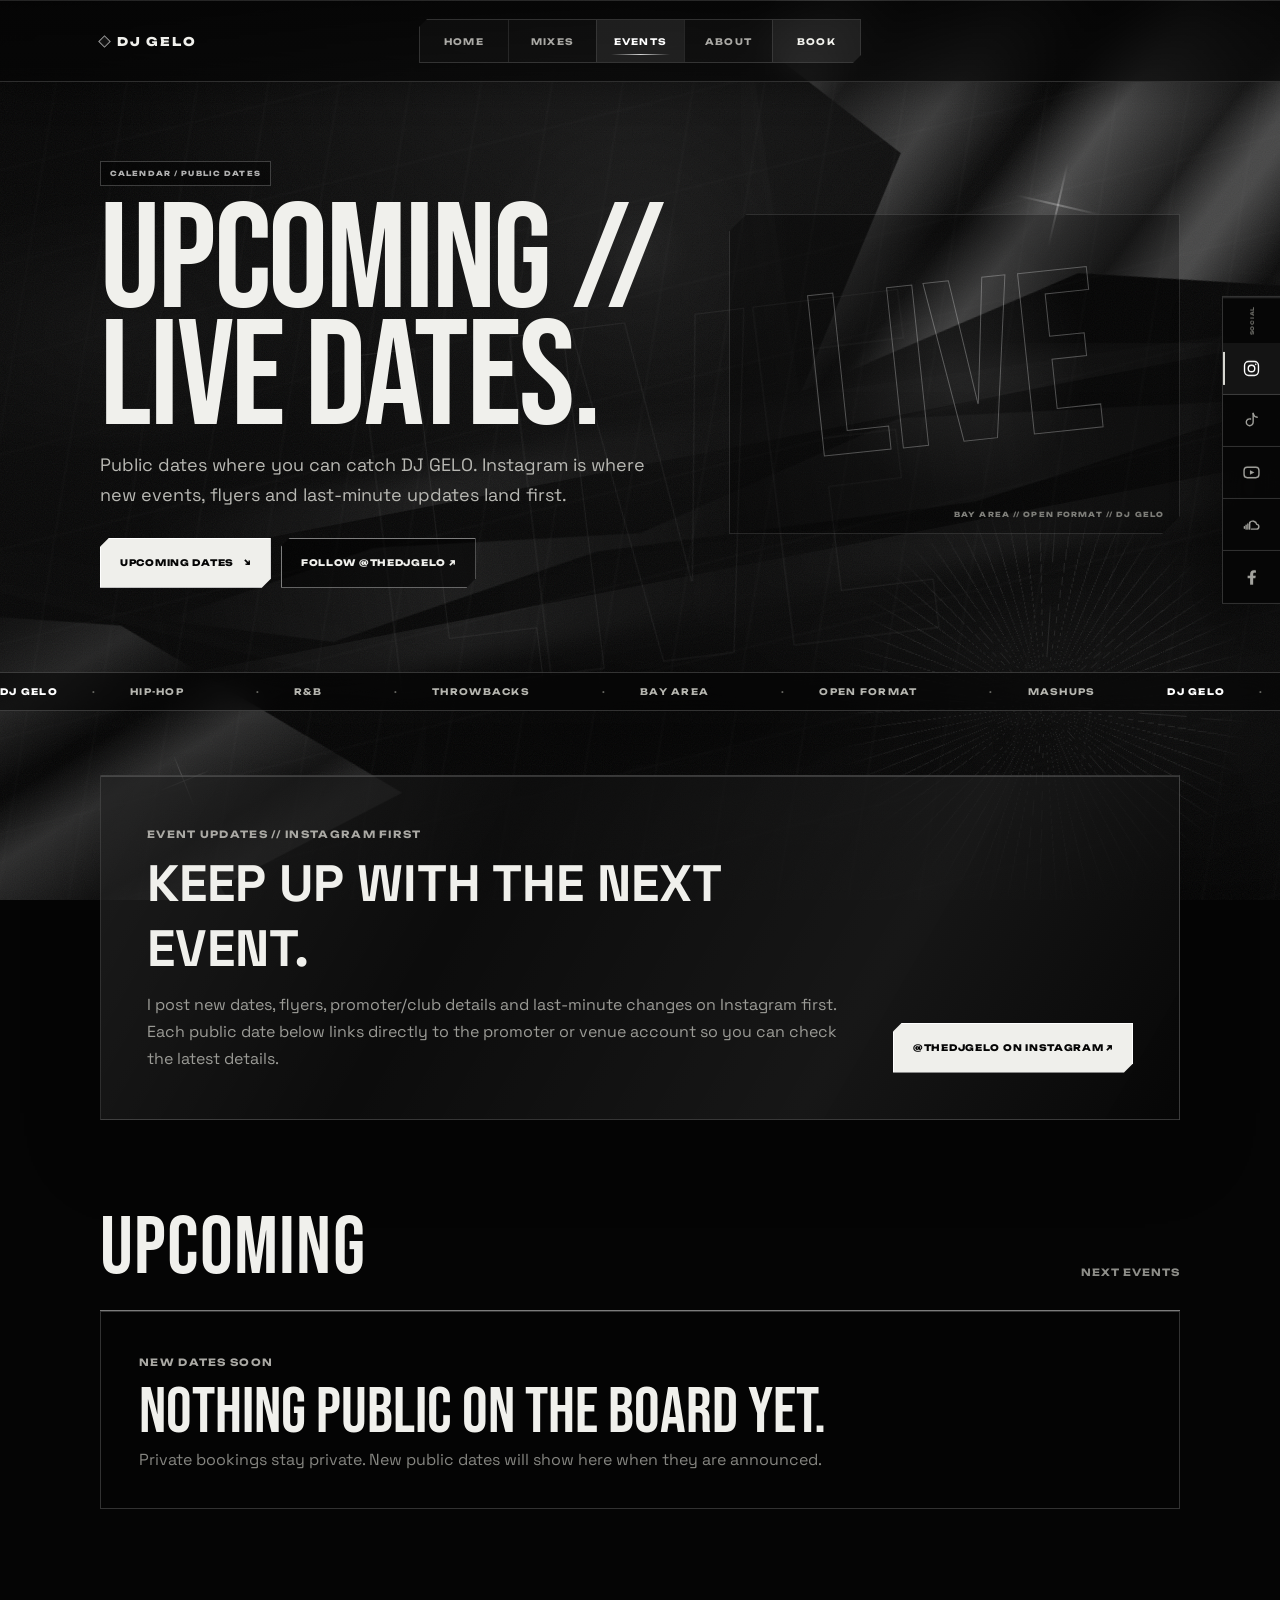
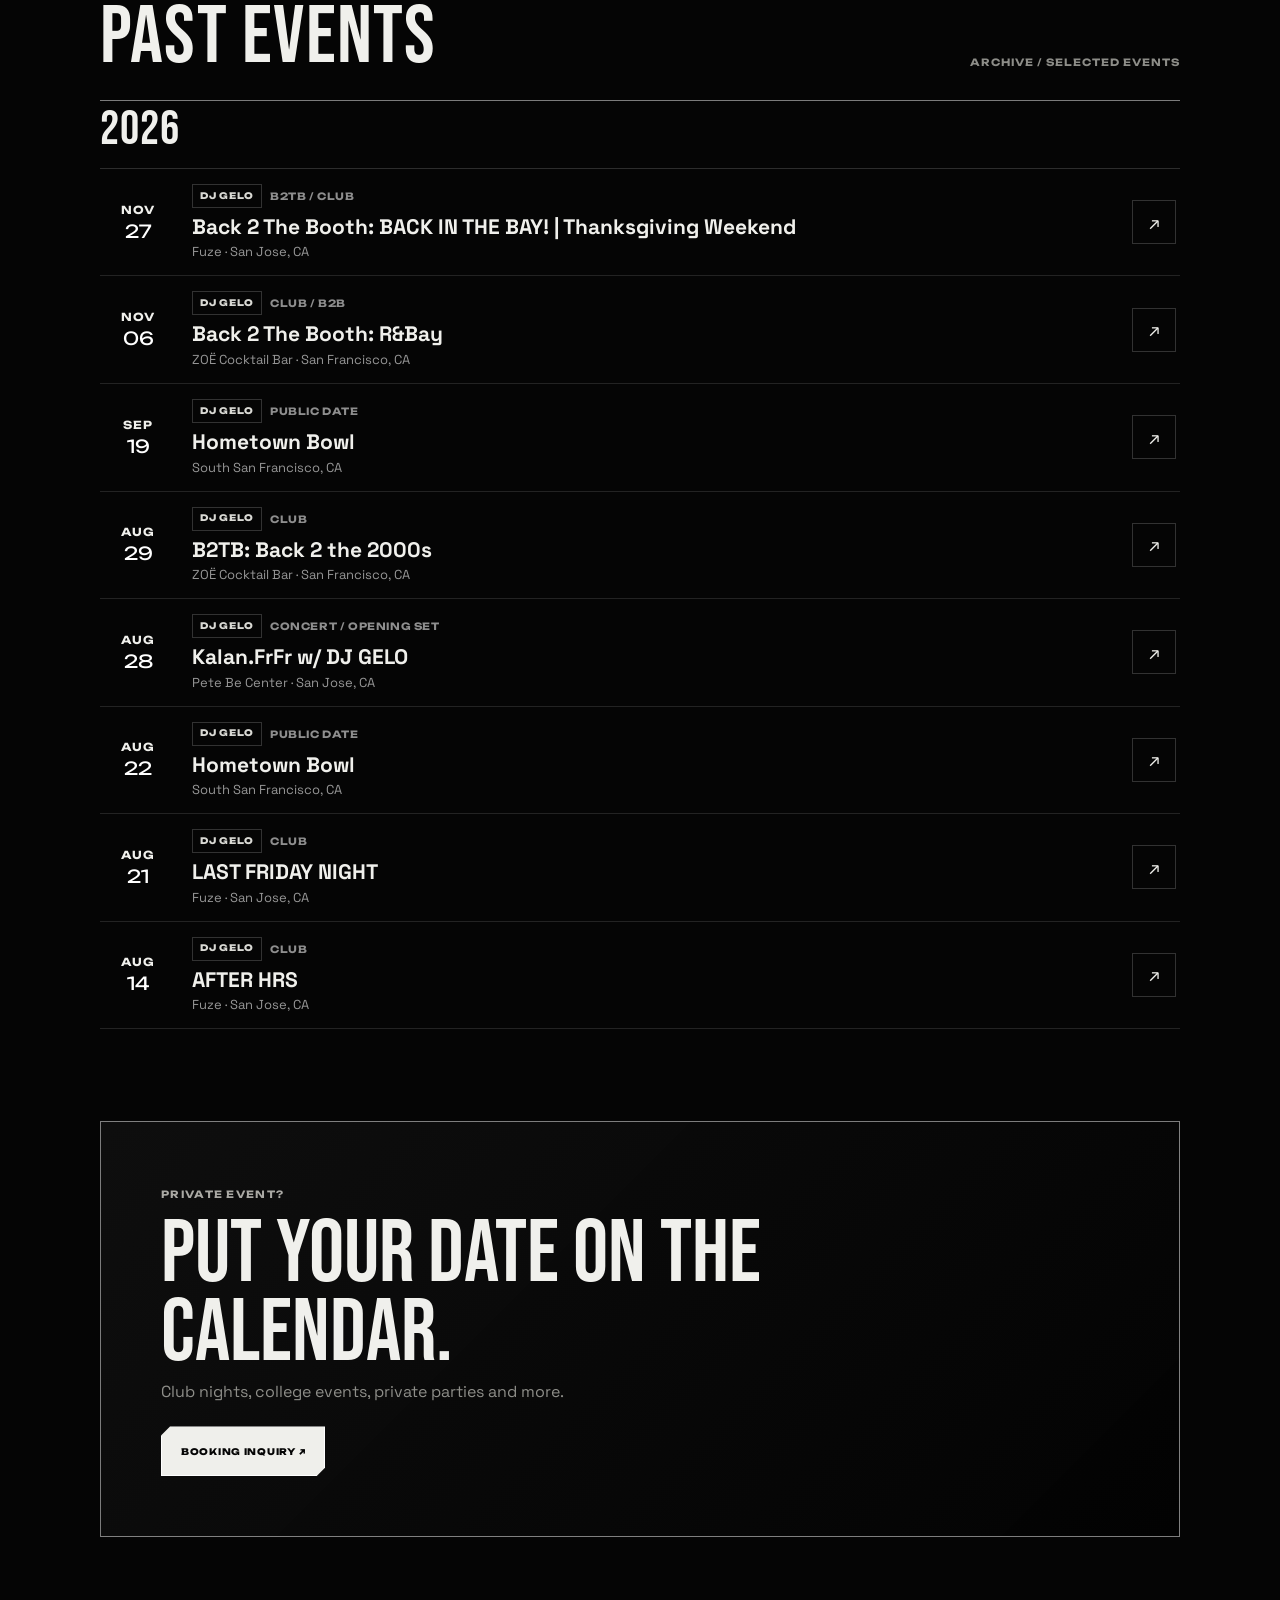
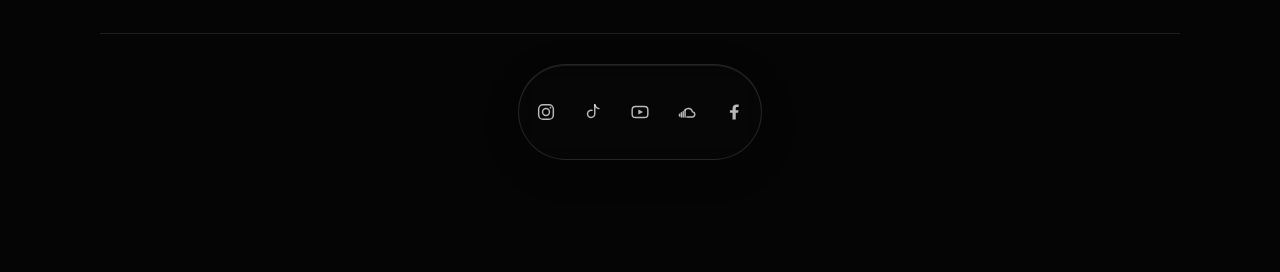
<file: events.html>
<!doctype html>
<html lang="en">
<head>
  <meta charset="utf-8" />
  <meta name="viewport" content="width=device-width, initial-scale=1" />
  <meta name="theme-color" content="#050505" />
  <meta name="description" content="Upcoming DJ GELO events, public dates and past shows." />
  <link rel="canonical" href="https://djgelo.com/events.html" />
  <link rel="icon" href="gelo-logo.png" />
  <title>Events — DJ GELO</title>
  <link rel="stylesheet" href="styles.css" />
</head>
<body class="page-events">
  <div class="grunge-bg" aria-hidden="true"><div class="grain"></div><div class="ghost-type">LIVE</div><span class="metal-slab metal-one"></span><span class="metal-slab metal-two"></span><span class="chrome-smear"></span><span class="scratch-burst"></span><span class="ink-wash"></span><span class="flare flare-a"></span><span class="flare flare-b"></span></div>
  <div class="cursor-metal" aria-hidden="true"></div>
  <main class="site">
    <header class="topbar" aria-label="Primary navigation">
      <a class="wordmark" href="index.html">DJ GELO</a>
      <nav class="nav">
        <a href="index.html">Home</a>
        <a href="mixes.html">Mixes</a>
        <a href="events.html" aria-current="page">Events</a>
        <a href="about.html">About</a>
        <a class="nav-book" href="book.html">Book</a>
      </nav>
    </header>
    <section class="page-masthead event-masthead">
      <div class="page-masthead-copy"><span class="page-kicker">Calendar / Public Dates</span><h1 class="page-title">Upcoming // Live Dates.</h1><p class="page-lede">Public dates where you can catch DJ GELO. Instagram is where new events, flyers and last-minute updates land first.</p><div class="hero-actions"><a class="btn btn-primary" href="#upcoming">Upcoming dates <span aria-hidden="true">↘</span></a><a class="btn btn-ghost" href="https://www.instagram.com/thedjgelo/" target="_blank" rel="noreferrer">Follow @thedjgelo ↗</a></div></div>
      <div class="event-masthead-art" aria-hidden="true"><span class="event-big-date">LIVE</span><span class="event-stamp">BAY AREA // OPEN FORMAT // DJ GELO</span></div>
    </section>
    <div class="ticker" aria-hidden="true">
      <div class="ticker-track">
        <div class="ticker-group"><b>DJ GELO</b><span>HIP-HOP</span><span>R&amp;B</span><span>THROWBACKS</span><span>BAY AREA</span><span>OPEN FORMAT</span><span>MASHUPS</span></div>
        <div class="ticker-group" aria-hidden="true"><b>DJ GELO</b><span>HIP-HOP</span><span>R&amp;B</span><span>THROWBACKS</span><span>BAY AREA</span><span>OPEN FORMAT</span><span>MASHUPS</span></div>
      </div>
    </div>
    <section class="section event-instagram-callout" aria-label="Instagram event updates">
      <div class="instagram-update-card">
        <div><span class="feature-kicker">EVENT UPDATES // INSTAGRAM FIRST</span><h2>Keep up with the next event.</h2><p>I post new dates, flyers, promoter/club details and last-minute changes on Instagram first. Each public date below links directly to the promoter or venue account so you can check the latest details.</p></div>
        <a class="btn btn-primary" href="https://www.instagram.com/thedjgelo/" target="_blank" rel="noreferrer">@thedjgelo on Instagram ↗</a>
      </div>
    </section>
    <section class="section" id="upcoming" aria-labelledby="upcoming-title"><div class="section-head"><h2 id="upcoming-title">Upcoming</h2><span>Next events</span></div><div id="upcomingEvents" class="events-stack"><div class="event-empty"><span class="feature-kicker">Loading dates</span><h3>Checking the calendar.</h3><p>Upcoming public dates will appear here.</p></div></div></section>
    <section class="section" id="past" aria-labelledby="past-title"><div class="section-head"><h2 id="past-title">Past Events</h2><span>Archive / selected events</span></div><div id="pastEvents" class="events-stack past-events"><div class="event-empty"><span class="feature-kicker">Archive</span><h3>No past dates added yet.</h3><p>This section becomes a running record of shows as you add them.</p></div></div></section>
    <section class="section"><div class="event-cta"><span class="feature-kicker">Private event?</span><h2>Put your date on the calendar.</h2><p>Club nights, college events, private parties and more.</p><a class="btn btn-primary" href="book.html">Booking inquiry ↗</a></div></section>
    <footer class="site-footer compact-footer">
      <div class="footer-socials footer-icons-only" aria-label="DJ GELO social profiles">
        <a href="https://www.instagram.com/thedjgelo/" target="_blank" rel="noreferrer" aria-label="Instagram"></a>
        <a href="https://www.tiktok.com/@thedjgelo" target="_blank" rel="noreferrer" aria-label="TikTok"></a>
        <a href="https://www.youtube.com/@thedjgelo" target="_blank" rel="noreferrer" aria-label="YouTube"></a>
        <a href="https://soundcloud.com/thedjgelo" target="_blank" rel="noreferrer" aria-label="SoundCloud"></a>
        <a href="https://www.facebook.com/angelo.abellan" target="_blank" rel="noreferrer" aria-label="Facebook"></a>
      </div>
    </footer>
  </main>
  <script src="site.js"></script>
</body>
</html>
</file>
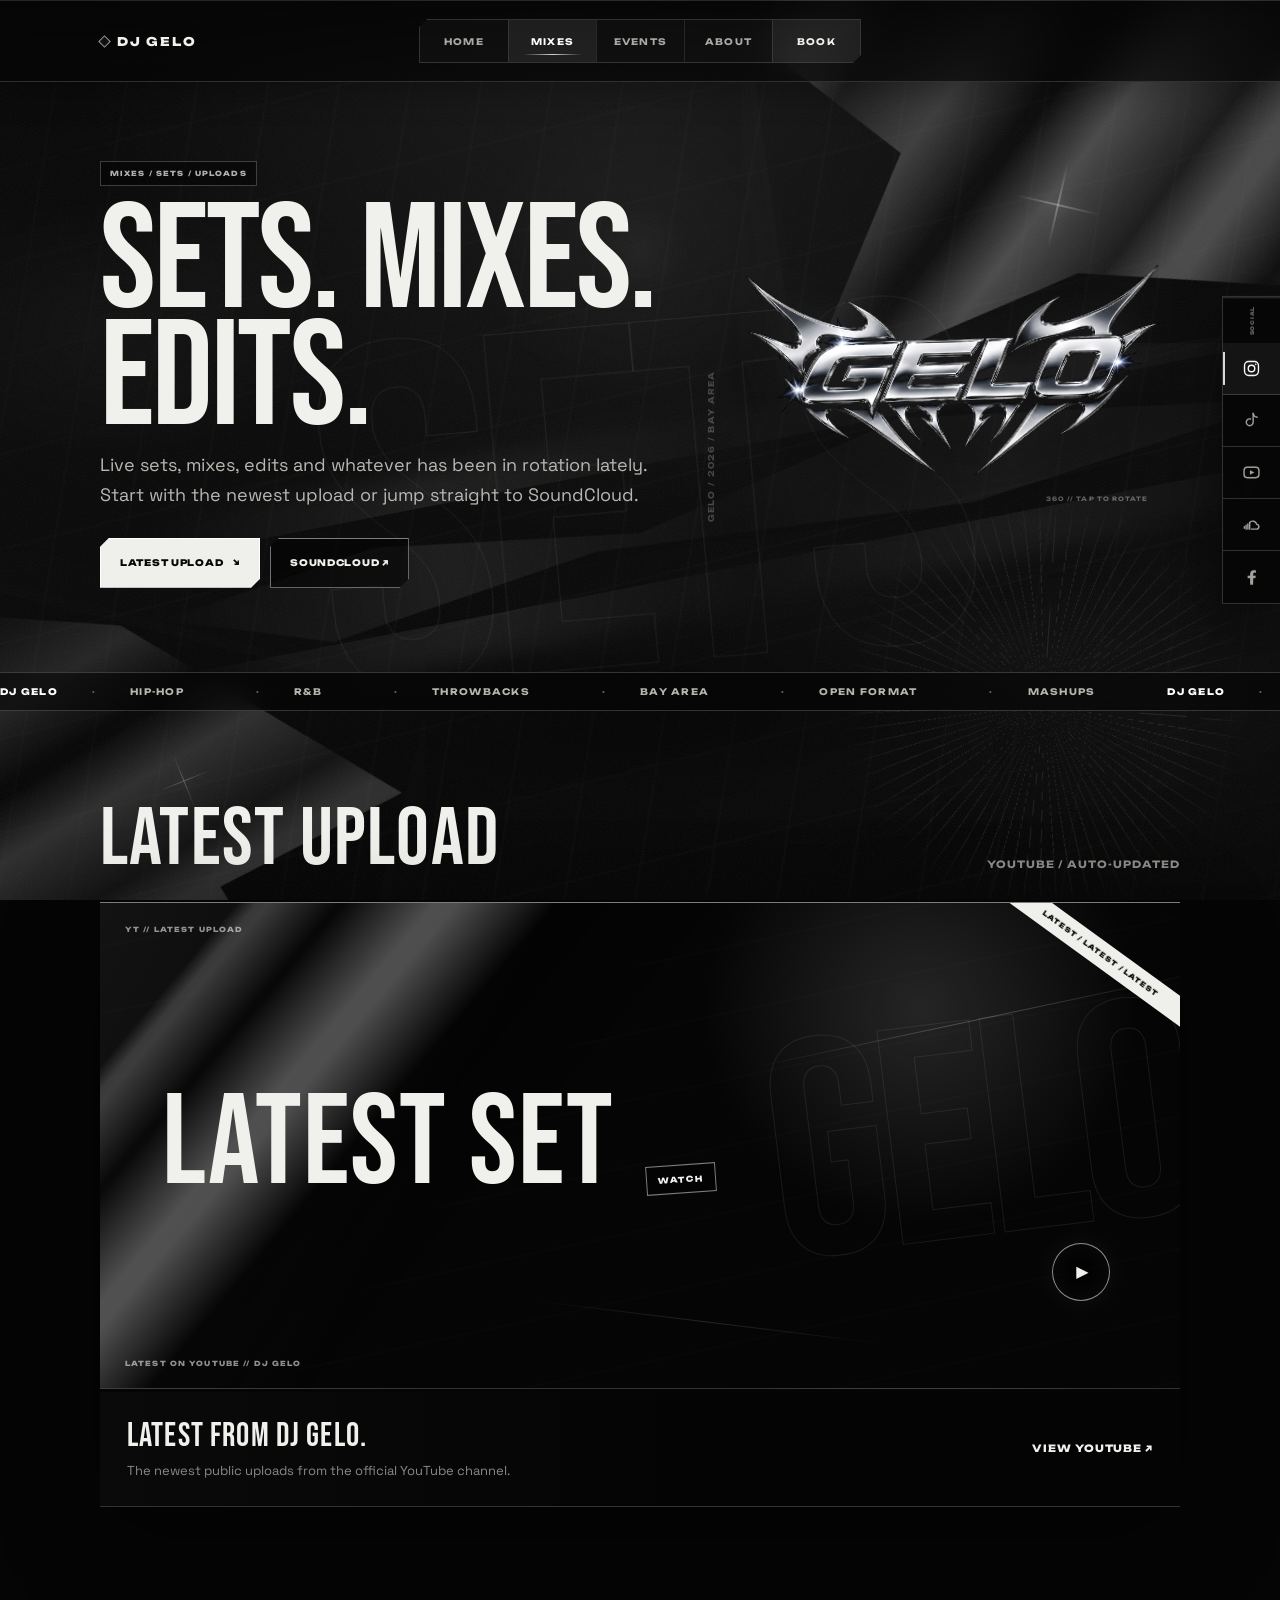
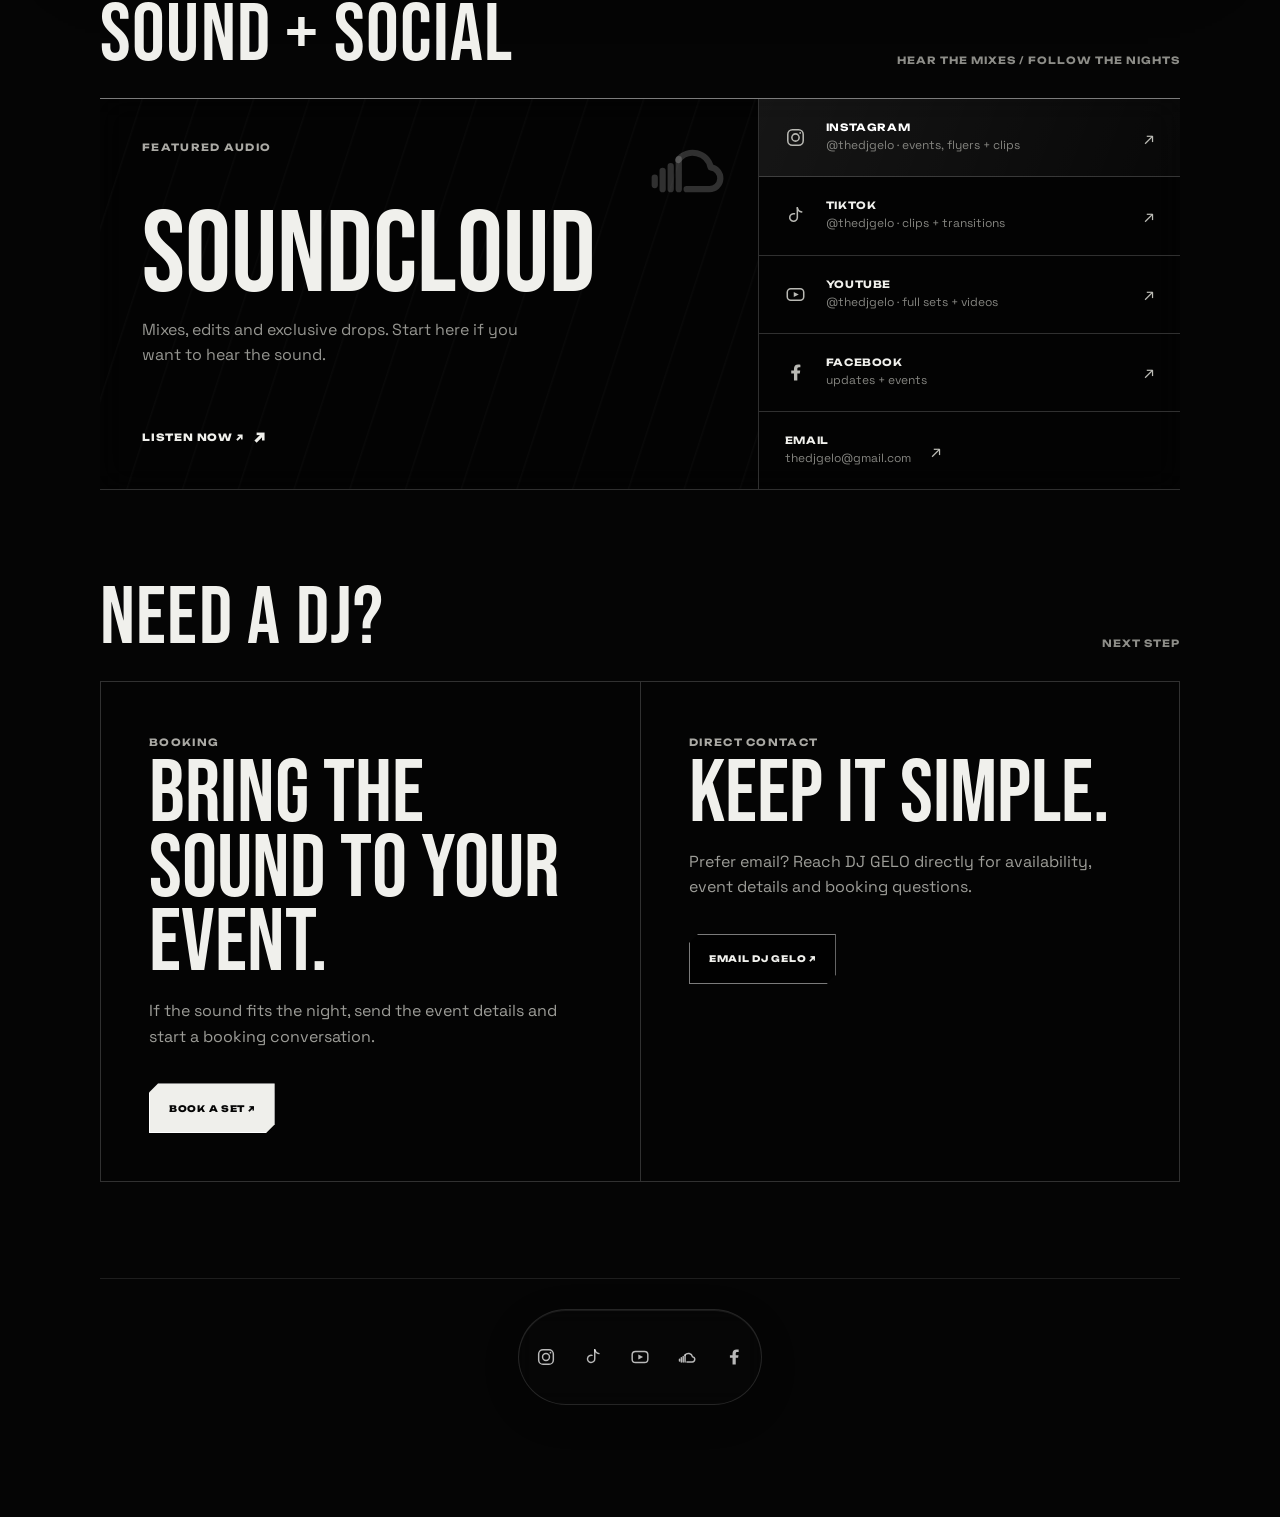
<file: mixes.html>
<!doctype html>
<html lang="en">
<head>
  <meta charset="utf-8" />
  <meta name="viewport" content="width=device-width, initial-scale=1" />
  <meta name="theme-color" content="#050505" />
  <meta name="description" content="Watch the latest DJ GELO YouTube uploads, hear mixes on SoundCloud, and follow DJ GELO across social platforms." />
  <link rel="canonical" href="https://djgelo.com/mixes.html" />
  <link rel="icon" href="gelo-logo.png" />
  <title>Mixes & Sets — DJ GELO</title>
  <link rel="stylesheet" href="styles.css" />
</head>
<body class="page-mixes">

  <div class="grunge-bg" aria-hidden="true">
    <div class="grain"></div>
    <div class="ghost-type">SETS</div>
    <span class="metal-slab metal-one"></span>
    <span class="metal-slab metal-two"></span>
    <span class="chrome-smear"></span>
    <span class="scratch-burst"></span>
    <span class="ink-wash"></span>
    <span class="flare flare-a"></span>
    <span class="flare flare-b"></span>
  </div>
  <div class="cursor-metal" aria-hidden="true"></div>

  <main class="site">

    <header class="topbar" aria-label="Primary navigation">
      <a class="wordmark" href="index.html">DJ GELO</a>
      <nav class="nav">
        <a href="index.html">Home</a>
        <a href="mixes.html" aria-current="page">Mixes</a>
        <a href="events.html">Events</a>
        <a href="about.html">About</a>
        <a class="nav-book" href="book.html">Book</a>
      </nav>
    </header>

    <section class="page-masthead">
      <div class="page-masthead-copy">
        <span class="page-kicker">Mixes / Sets / Uploads</span>
        <h1 class="page-title">Sets. Mixes. Edits.</h1>
        <p class="page-lede">Live sets, mixes, edits and whatever has been in rotation lately. Start with the newest upload or jump straight to SoundCloud.</p>
        <div class="hero-actions">
          <a class="btn btn-primary" href="#latest">Latest upload <span aria-hidden="true">↘</span></a>
          <a class="btn btn-ghost" href="https://soundcloud.com/thedjgelo" target="_blank" rel="noreferrer">SoundCloud ↗</a>
        </div>
      </div>

      <div class="logo-stage compact-logo" id="logoStage" role="button" tabindex="0" aria-label="Rotate the DJ GELO chrome logo">
        <div class="logo-3d" id="logo3d" aria-hidden="true">
          <div class="logo-depth" id="logoDepth"></div>
          <img class="logo-back" src="gelo-logo.png" alt="" />
          <img class="logo-face" src="gelo-logo.png" alt="" />
        </div>
        <span class="spin-hint" aria-hidden="true">360 // tap to rotate</span>
      </div>

    </section>

    <div class="ticker" aria-hidden="true">
      <div class="ticker-track">
        <div class="ticker-group"><b>DJ GELO</b><span>HIP-HOP</span><span>R&amp;B</span><span>THROWBACKS</span><span>BAY AREA</span><span>OPEN FORMAT</span><span>MASHUPS</span></div>
        <div class="ticker-group" aria-hidden="true"><b>DJ GELO</b><span>HIP-HOP</span><span>R&amp;B</span><span>THROWBACKS</span><span>BAY AREA</span><span>OPEN FORMAT</span><span>MASHUPS</span></div>
      </div>
    </div>

    <section class="section" id="latest" aria-labelledby="latest-title">
      <div class="section-head">
        <h2 id="latest-title">Latest Upload</h2>
        <span>YouTube / auto-updated</span>
      </div>
      <article class="video-card" id="latestSetCard">
        <button class="latest-poster" id="revealVideo" type="button" aria-expanded="false" aria-controls="videoEmbed">
          <span class="poster-index">YT // LATEST UPLOAD</span>
          <span class="poster-ghost" aria-hidden="true">GELO</span>
          <span class="poster-scrape poster-scrape-a" aria-hidden="true"></span>
          <span class="poster-scrape poster-scrape-b" aria-hidden="true"></span>
          <span class="poster-main"><strong>LATEST SET</strong><em>WATCH</em></span>
          <span class="poster-play" aria-hidden="true">▶</span>
          <span class="poster-foot">LATEST ON YOUTUBE // DJ GELO</span>
        </button>
        <div class="video-shell" id="videoEmbed" hidden>
          <iframe
            data-src="https://www.youtube-nocookie.com/embed/videoseries?list=UUwRpPiiww6yUMld7i8RZqqw&amp;rel=0&amp;playsinline=1"
            title="DJ GELO — latest YouTube uploads"
            loading="lazy"
            allow="accelerometer; autoplay; clipboard-write; encrypted-media; gyroscope; picture-in-picture; web-share"
            referrerpolicy="strict-origin-when-cross-origin"
            allowfullscreen></iframe>
        </div>
        <div class="video-copy">
          <div><h3>Latest from DJ GELO.</h3><p>The newest public uploads from the official YouTube channel.</p></div>
          <a class="watch-link" href="https://www.youtube.com/@thedjgelo/videos" target="_blank" rel="noreferrer">View YouTube ↗</a>
        </div>
      </article>
    </section>

    <section class="section" aria-labelledby="audio-title">
      <div class="section-head">
        <h2 id="audio-title">Sound + Social</h2>
        <span>Hear the mixes / follow the nights</span>
      </div>
      <div class="platform-board">
        <a class="soundcloud-feature" href="https://soundcloud.com/thedjgelo" target="_blank" rel="noreferrer">
          <span class="feature-kicker">Featured audio</span>
          <div><h3>SoundCloud</h3><p>Mixes, edits and exclusive drops. Start here if you want to hear the sound.</p></div>
          <span class="feature-link">Listen now ↗</span>
        </a>
        <div class="platform-list social-priority-list">
          <a class="priority-instagram" href="https://www.instagram.com/thedjgelo/" target="_blank" rel="noreferrer"><span><strong>Instagram</strong><small>@thedjgelo · events, flyers + clips</small></span><span class="arrow">↗</span></a>
          <a href="https://www.tiktok.com/@thedjgelo" target="_blank" rel="noreferrer"><span><strong>TikTok</strong><small>@thedjgelo · clips + transitions</small></span><span class="arrow">↗</span></a>
          <a href="https://www.youtube.com/@thedjgelo" target="_blank" rel="noreferrer"><span><strong>YouTube</strong><small>@thedjgelo · full sets + videos</small></span><span class="arrow">↗</span></a>
          <a href="https://www.facebook.com/angelo.abellan" target="_blank" rel="noreferrer"><span><strong>Facebook</strong><small>updates + events</small></span><span class="arrow">↗</span></a>
          <a href="mailto:thedjgelo@gmail.com"><span><strong>Email</strong><small>thedjgelo@gmail.com</small></span><span class="arrow">↗</span></a>
        </div>
      </div>
    </section>

    <section class="section" aria-labelledby="next-title">
      <div class="section-head"><h2 id="next-title">Need a DJ?</h2><span>Next step</span></div>
      <div class="mix-intro-grid">
        <div class="mix-intro-panel"><span class="feature-kicker">Booking</span><h3>Bring the sound to your event.</h3><p>If the sound fits the night, send the event details and start a booking conversation.</p><a class="btn btn-primary" href="book.html">Book a Set ↗</a></div>
        <div class="mix-intro-panel"><span class="feature-kicker">Direct contact</span><h3>Keep it simple.</h3><p>Prefer email? Reach DJ GELO directly for availability, event details and booking questions.</p><a class="btn btn-ghost" href="mailto:thedjgelo@gmail.com">Email DJ GELO ↗</a></div>
      </div>
    </section>

    <footer class="site-footer compact-footer">
      <div class="footer-socials footer-icons-only" aria-label="DJ GELO social profiles">
        <a href="https://www.instagram.com/thedjgelo/" target="_blank" rel="noreferrer" aria-label="Instagram"></a>
        <a href="https://www.tiktok.com/@thedjgelo" target="_blank" rel="noreferrer" aria-label="TikTok"></a>
        <a href="https://www.youtube.com/@thedjgelo" target="_blank" rel="noreferrer" aria-label="YouTube"></a>
        <a href="https://soundcloud.com/thedjgelo" target="_blank" rel="noreferrer" aria-label="SoundCloud"></a>
        <a href="https://www.facebook.com/angelo.abellan" target="_blank" rel="noreferrer" aria-label="Facebook"></a>
      </div>
    </footer>

  </main>
  <script src="site.js"></script>
</body>
</html>
</file>
<file: styles.css>
@import url('https://fonts.googleapis.com/css2?family=Bebas+Neue&family=Space+Grotesk:wght@400;500;600;700&family=Unbounded:wght@500;600;700;800&display=swap');

    :root {
      --ink: #050505;
      --paper: #f0f0ec;
      --muted: #9b9b96;
      --line: rgba(255,255,255,.18);
      --line-hot: rgba(255,255,255,.48);
      --panel: rgba(7,7,7,.78);
      --panel-heavy: rgba(5,5,5,.93);
      --max: 1080px;
      --bg-y: 0px;
      --metal-y: 0px;
      --ghost-y: 0px;
    }

    * { box-sizing: border-box; }
    html { scroll-behavior: smooth; }
    body {
      margin: 0;
      min-height: 100vh;
      overflow-x: hidden;
      color: var(--paper);
      background: #050505;
      font-family: "Space Grotesk", system-ui, sans-serif;
      -webkit-font-smoothing: antialiased;
      text-rendering: optimizeLegibility;
    }

    a { color: inherit; text-decoration: none; }
    button, input, textarea, select { font: inherit; }
    .sr-only {
      position: absolute !important;
      width: 1px !important;
      height: 1px !important;
      padding: 0 !important;
      margin: -1px !important;
      overflow: hidden !important;
      clip: rect(0, 0, 0, 0) !important;
      white-space: nowrap !important;
      border: 0 !important;
    }

    /* ONE art-directed background rather than repeated motifs */
    .grunge-bg {
      position: fixed;
      inset: 0;
      overflow: hidden;
      pointer-events: none;
      z-index: 0;
      background:
        radial-gradient(circle at 48% 0%, rgba(255,255,255,.08), transparent 34rem),
        linear-gradient(180deg, #050505 0%, #080808 48%, #030303 100%);
    }

    .grunge-bg::before {
      content: "";
      position: absolute;
      inset: -16%;
      opacity: .34;
      transform: translate3d(0, var(--bg-y), 0) rotate(-2deg);
      background:
        repeating-linear-gradient(101deg, transparent 0 27px, rgba(255,255,255,.035) 28px 29px, transparent 30px 70px),
        repeating-linear-gradient(168deg, transparent 0 53px, rgba(255,255,255,.028) 54px 55px, transparent 56px 92px),
        radial-gradient(ellipse at 19% 38%, rgba(255,255,255,.09) 0 1%, transparent 12%),
        radial-gradient(ellipse at 83% 74%, rgba(255,255,255,.07) 0 1%, transparent 14%);
      filter: contrast(1.35);
      mask-image: radial-gradient(circle at center, #000 48%, rgba(0,0,0,.55) 73%, transparent 100%);
      -webkit-mask-image: radial-gradient(circle at center, #000 48%, rgba(0,0,0,.55) 73%, transparent 100%);
    }

    .grain {
      position: absolute;
      inset: 0;
      opacity: .13;
      mix-blend-mode: screen;
      background-image: url("data:image/svg+xml,%3Csvg viewBox='0 0 180 180' xmlns='http://www.w3.org/2000/svg'%3E%3Cfilter id='n'%3E%3CfeTurbulence type='fractalNoise' baseFrequency='.9' numOctaves='3' stitchTiles='stitch'/%3E%3C/filter%3E%3Crect width='100%25' height='100%25' filter='url(%23n)' opacity='.48'/%3E%3C/svg%3E");
      background-size: 180px 180px;
    }

    .ghost-type {
      position: absolute;
      top: 38vh;
      left: 50%;
      transform: translate3d(-50%, var(--ghost-y), 0) rotate(-7deg);
      font-family: "Bebas Neue", sans-serif;
      font-size: clamp(210px, 38vw, 570px);
      line-height: .72;
      letter-spacing: -.035em;
      color: transparent;
      -webkit-text-stroke: 1px rgba(255,255,255,.065);
      white-space: nowrap;
      user-select: none;
    }

    .metal-slab {
      position: absolute;
      display: block;
      background:
        linear-gradient(135deg,
          #0a0a0a 0%,
          #777 8%,
          #f4f4f4 13%,
          #3d3d3d 20%,
          #aaa 31%,
          #101010 41%,
          #dedede 49%,
          #545454 60%,
          #f7f7f7 67%,
          #292929 77%,
          #969696 89%,
          #080808 100%);
      filter: saturate(0) contrast(1.35) drop-shadow(0 0 28px rgba(255,255,255,.08));
      opacity: .26;
      mix-blend-mode: screen;
      will-change: transform;
    }

    .metal-one {
      width: min(54vw, 760px);
      height: min(34vw, 500px);
      top: -7vw;
      right: -14vw;
      clip-path: polygon(10% 0, 100% 9%, 79% 42%, 98% 100%, 42% 82%, 0 100%, 19% 49%, 0 18%);
      transform: translate3d(0, var(--metal-y), 0) rotate(-8deg);
    }

    .metal-two {
      width: min(48vw, 690px);
      height: min(32vw, 430px);
      left: -18vw;
      top: 69vh;
      opacity: .16;
      clip-path: polygon(0 13%, 49% 0, 100% 23%, 75% 56%, 96% 87%, 31% 100%, 10% 73%);
      transform: translate3d(0, calc(var(--metal-y) * -.55), 0) rotate(14deg);
    }

    .chrome-smear {
      position: absolute;
      width: 90vw;
      height: 15vw;
      min-height: 100px;
      left: 12vw;
      top: 46vh;
      transform: translate3d(0, calc(var(--bg-y) * .45), 0) rotate(-11deg);
      opacity: .19;
      filter: blur(11px);
      background: linear-gradient(90deg, transparent, rgba(255,255,255,.4), rgba(255,255,255,.05), rgba(255,255,255,.3), transparent);
      clip-path: polygon(0 50%, 19% 34%, 42% 53%, 66% 20%, 100% 49%, 71% 70%, 38% 58%, 14% 78%);
      mix-blend-mode: screen;
    }

    .scratch-burst {
      position: absolute;
      width: 420px;
      height: 420px;
      right: 2vw;
      top: 55vh;
      opacity: .13;
      background: repeating-conic-gradient(from 9deg, rgba(255,255,255,.9) 0 .28deg, transparent .32deg 4.8deg);
      mask-image: radial-gradient(circle, #000 0 2%, rgba(0,0,0,.72) 3% 49%, transparent 69%);
      -webkit-mask-image: radial-gradient(circle, #000 0 2%, rgba(0,0,0,.72) 3% 49%, transparent 69%);
      transform: translate3d(0, calc(var(--bg-y) * -.3), 0) rotate(4deg);
    }

    .ink-wash {
      position: absolute;
      inset: auto -10vw 7vh 22vw;
      height: 34vh;
      opacity: .32;
      background:
        radial-gradient(ellipse at 35% 55%, rgba(0,0,0,.95), transparent 36%),
        radial-gradient(ellipse at 60% 44%, rgba(255,255,255,.06), transparent 27%),
        linear-gradient(95deg, transparent, rgba(255,255,255,.035), transparent);
      filter: blur(18px);
      transform: rotate(-5deg);
    }

    .flare {
      position: absolute;
      width: 86px;
      height: 86px;
      opacity: .62;
    }
    .flare::before,
    .flare::after {
      content: "";
      position: absolute;
      left: 50%; top: 50%;
      background: linear-gradient(90deg, transparent, rgba(255,255,255,.95), transparent);
      transform: translate(-50%, -50%);
      filter: drop-shadow(0 0 8px rgba(255,255,255,.75));
    }
    .flare::before { width: 100%; height: 1px; }
    .flare::after { width: 1px; height: 100%; background: linear-gradient(180deg, transparent, rgba(255,255,255,.95), transparent); }
    .flare-a { top: 18vh; right: 14vw; transform: rotate(13deg); }
    .flare-b { top: 82vh; left: 11vw; transform: rotate(-22deg) scale(.65); opacity: .38; }

    .site {
      position: relative;
      z-index: 2;
      width: min(calc(100% - 30px), var(--max));
      margin: 0 auto;
      padding-bottom: 70px;
    }

    .topbar {
      display: flex;
      align-items: center;
      justify-content: space-between;
      min-height: 72px;
      border-bottom: 1px solid var(--line);
    }

    .wordmark {
      font-family: "Unbounded", sans-serif;
      font-weight: 800;
      font-size: 11px;
      letter-spacing: .15em;
      text-transform: uppercase;
    }

    .nav { display: flex; gap: 22px; }
    .nav a {
      color: #a8a8a3;
      font-family: "Unbounded", sans-serif;
      font-size: 8px;
      font-weight: 700;
      letter-spacing: .12em;
      text-transform: uppercase;
      transition: color .18s ease;
    }
    .nav a:hover { color: #fff; }

    .hero {
      min-height: 680px;
      display: grid;
      grid-template-columns: .88fr 1.12fr;
      align-items: center;
      gap: 42px;
      padding: 70px 0 76px;
    }

    .hero-copy { position: relative; z-index: 2; }
    .eyebrow {
      display: inline-flex;
      align-items: center;
      gap: 10px;
      padding: 8px 10px;
      border: 1px solid rgba(255,255,255,.23);
      background: rgba(0,0,0,.48);
      font-family: "Unbounded", sans-serif;
      font-size: 8px;
      font-weight: 700;
      letter-spacing: .13em;
      text-transform: uppercase;
      clip-path: polygon(7px 0,100% 0,100% calc(100% - 7px),calc(100% - 7px) 100%,0 100%,0 7px);
    }
    .eyebrow::before { content: ""; width: 6px; height: 6px; background: #e8e8e4; box-shadow: 0 0 12px white; }

    .hero-meta {
      display: flex;
      align-items: center;
      flex-wrap: wrap;
      gap: 9px 12px;
      margin: 27px 0 17px;
      color: #d8d8d3;
      font-family: "Unbounded", sans-serif;
      font-size: 9px;
      font-weight: 700;
      line-height: 1.7;
      letter-spacing: .12em;
      text-transform: uppercase;
    }

    .hero-meta .slash {
      width: 30px;
      height: 1px;
      background: linear-gradient(90deg, rgba(255,255,255,.85), rgba(255,255,255,.12));
      transform: rotate(-12deg);
      transform-origin: center;
    }

    .hero-intro {
      max-width: 510px;
      margin: 0;
      color: #d2d2cc;
      font-family: "Bebas Neue", sans-serif;
      font-size: clamp(34px, 4.1vw, 56px);
      line-height: .98;
      letter-spacing: .01em;
      text-transform: uppercase;
      text-wrap: balance;
    }

    .hero-note {
      max-width: 440px;
      margin: 16px 0 0;
      color: #8f8f8a;
      font-size: 13px;
      line-height: 1.55;
    }

    .hero-actions {
      display: flex;
      gap: 10px;
      flex-wrap: wrap;
      margin-top: 28px;
    }

    .btn {
      min-height: 50px;
      display: inline-flex;
      align-items: center;
      justify-content: center;
      gap: 10px;
      padding: 0 19px;
      border: 1px solid var(--line-hot);
      font-family: "Unbounded", sans-serif;
      font-size: 9px;
      font-weight: 800;
      letter-spacing: .08em;
      text-transform: uppercase;
      cursor: pointer;
      transition: transform .18s ease, background .18s ease, color .18s ease;
      clip-path: polygon(9px 0,100% 0,100% calc(100% - 9px),calc(100% - 9px) 100%,0 100%,0 9px);
    }
    .btn:hover { transform: translateY(-2px); }
    .btn-primary { background: #efefeb; color: #050505; border-color: #fff; }
    .btn-ghost { background: rgba(0,0,0,.5); color: #f0f0ec; }

    .logo-stage {
      position: relative;
      min-height: 420px;
      display: grid;
      place-items: center;
      isolation: isolate;
    }

    .logo-stage::after {
      content: "GELO / 2026 / BAY AREA";
      position: absolute;
      left: -13px;
      bottom: 32px;
      z-index: -1;
      color: rgba(255,255,255,.22);
      font-family: "Unbounded", sans-serif;
      font-size: 8px;
      font-weight: 700;
      letter-spacing: .16em;
      transform: rotate(-90deg) translateX(-20%);
      transform-origin: left bottom;
    }

    .logo-stage img {
      width: min(108%, 690px);
      height: auto;
      display: block;
      filter: drop-shadow(0 18px 36px rgba(0,0,0,.75)) drop-shadow(0 0 22px rgba(255,255,255,.08));
      transform: rotate(-1.5deg) scale(1.08);
    }

    .ticker {
      border-top: 1px solid var(--line);
      border-bottom: 1px solid var(--line);
      overflow: hidden;
      white-space: nowrap;
      background: rgba(5,5,5,.55);
      backdrop-filter: blur(12px);
    }
    .ticker-track {
      display: inline-block;
      padding: 13px 0;
      font-family: "Unbounded", sans-serif;
      font-size: 9px;
      font-weight: 700;
      letter-spacing: .14em;
      text-transform: uppercase;
      animation: ticker 20s linear infinite;
    }
    .ticker-track span { margin-right: 38px; color: #b6b6b0; }
    .ticker-track b { color: #fff; font-weight: 800; }
    @keyframes ticker { to { transform: translateX(-50%); } }

    .section { padding: 92px 0 0; }
    .section-head {
      display: grid;
      grid-template-columns: 1fr auto;
      align-items: end;
      gap: 20px;
      margin-bottom: 25px;
    }
    .section-head h2 {
      margin: 0;
      font-family: "Bebas Neue", sans-serif;
      font-size: clamp(48px, 7vw, 82px);
      line-height: .9;
      font-weight: 400;
      letter-spacing: .015em;
      text-transform: uppercase;
    }
    .section-head span {
      color: #8d8d88;
      font-family: "Unbounded", sans-serif;
      font-size: 10px;
      font-weight: 700;
      letter-spacing: .10em;
      text-transform: uppercase;
      padding-bottom: 7px;
    }

    .platform-board {
      display: grid;
      grid-template-columns: 1.22fr .78fr;
      min-height: 390px;
      border-top: 1px solid var(--line-hot);
      border-bottom: 1px solid var(--line);
      background: rgba(3,3,3,.57);
      backdrop-filter: blur(15px);
    }

    .soundcloud-feature {
      position: relative;
      padding: 42px;
      min-height: 390px;
      overflow: hidden;
      border-right: 1px solid var(--line);
      display: flex;
      flex-direction: column;
      justify-content: space-between;
      isolation: isolate;
    }
    .soundcloud-feature::before {
      content: "";
      position: absolute;
      inset: -35% -10%;
      z-index: -1;
      opacity: .16;
      background: repeating-linear-gradient(103deg, transparent 0 19px, rgba(255,255,255,.14) 20px, transparent 22px 53px);
      transform: rotate(5deg);
    }
    .feature-kicker {
      font-family: "Unbounded", sans-serif;
      font-size: 10px;
      font-weight: 700;
      letter-spacing: .13em;
      text-transform: uppercase;
      color: #aaa9a4;
    }
    .soundcloud-feature h3 {
      margin: 0;
      font-family: "Bebas Neue", sans-serif;
      font-size: clamp(68px, 9vw, 118px);
      line-height: .78;
      font-weight: 400;
      text-transform: uppercase;
    }
    .soundcloud-feature p { max-width: 380px; margin: 16px 0 0; color: #969691; line-height: 1.55; }
    .feature-link { display: inline-flex; align-items: center; gap: 10px; font-family: "Unbounded", sans-serif; font-size: 10px; font-weight: 800; letter-spacing: .08em; text-transform: uppercase; }
    .feature-link::after { content: "↗"; font-size: 16px; }

    .platform-list { display: flex; flex-direction: column; }
    .platform-list a {
      flex: 1;
      display: grid;
      grid-template-columns: 1fr auto;
      align-items: center;
      gap: 20px;
      padding: 0 26px;
      border-bottom: 1px solid var(--line);
      transition: background .18s ease, padding-left .18s ease;
      min-height: 64px;
    }
    .platform-list a:last-child { border-bottom: 0; }
    .platform-list a:hover { background: rgba(255,255,255,.04); padding-left: 31px; }
    .platform-list strong { display: block; font-family: "Unbounded", sans-serif; font-size: 10px; letter-spacing: .06em; text-transform: uppercase; }
    .platform-list small { color: #858580; font-size: 12px; }
    .platform-list .arrow { color: #bcbcb6; font-size: 17px; }

    .video-card {
      position: relative;
      background: #050505;
      border-top: 1px solid var(--line-hot);
      border-bottom: 1px solid var(--line);
      overflow: hidden;
      box-shadow: 0 28px 90px rgba(0,0,0,.45);
    }
    .video-card::before {
      content: "LATEST / LATEST / LATEST";
      position: absolute;
      right: -36px;
      top: 38px;
      z-index: 4;
      padding: 8px 45px;
      transform: rotate(36deg);
      background: #efefeb;
      color: #050505;
      font-family: "Unbounded", sans-serif;
      font-size: 7px;
      font-weight: 800;
      letter-spacing: .13em;
    }
    .video-shell { position: relative; aspect-ratio: 16 / 9; background: #000; }
    .video-shell iframe { position: absolute; inset: 0; width: 100%; height: 100%; border: 0; }
    .video-copy {
      display: grid;
      grid-template-columns: 1fr auto;
      align-items: center;
      gap: 30px;
      padding: 24px 27px 26px;
      background:
        linear-gradient(90deg, rgba(255,255,255,.025), transparent 56%),
        rgba(5,5,5,.95);
    }
    .video-copy h3 { margin: 0 0 5px; font-family: "Bebas Neue", sans-serif; font-size: 33px; font-weight: 400; text-transform: uppercase; letter-spacing: .035em; }
    .video-copy p { margin: 0; max-width: 610px; color: #898984; line-height: 1.5; font-size: 13px; }
    .watch-link { font-family: "Unbounded", sans-serif; font-size: 10px; font-weight: 800; letter-spacing: .09em; text-transform: uppercase; white-space: nowrap; }

    .book-card {
      position: relative;
      overflow: hidden;
      border-top: 1px solid var(--line-hot);
      border-bottom: 1px solid var(--line);
      padding: 45px;
      background:
        linear-gradient(120deg, rgba(255,255,255,.045), transparent 36%),
        rgba(4,4,4,.82);
      backdrop-filter: blur(18px);
      clip-path: polygon(0 0, 100% 0, 100% calc(100% - 20px), calc(100% - 20px) 100%, 0 100%);
    }
    .book-card::after {
      content: "";
      position: absolute;
      width: 520px;
      height: 210px;
      right: -160px;
      top: -70px;
      opacity: .1;
      background: linear-gradient(120deg, #fff, #222 38%, #fff 52%, #111 73%, #ddd);
      filter: blur(10px);
      transform: rotate(-15deg);
      pointer-events: none;
    }

    .book-copy { max-width: 760px; margin-bottom: 31px; position: relative; z-index: 1; }
    .book-kicker { color: #9d9d98; font-family: "Unbounded", sans-serif; font-size: 10px; font-weight: 700; letter-spacing: .13em; text-transform: uppercase; }
    .book-card h2 { margin: 9px 0 10px; font-family: "Bebas Neue", sans-serif; font-size: clamp(58px, 8vw, 98px); line-height: .86; font-weight: 400; text-transform: uppercase; }
    .book-copy p { margin: 0; color: #92928d; line-height: 1.55; max-width: 640px; }

    form { position: relative; z-index: 1; }
    .form-grid { display: grid; grid-template-columns: 1fr 1fr; gap: 14px; }
    .field { display: flex; flex-direction: column; gap: 7px; }
    .field.full { grid-column: 1 / -1; }
    label { font-family: "Unbounded", sans-serif; font-size: 10px; font-weight: 700; letter-spacing: .1em; text-transform: uppercase; color: #9c9c97; }
    input, select, textarea {
      width: 100%;
      border: 1px solid rgba(255,255,255,.17);
      border-radius: 0;
      background: rgba(0,0,0,.57);
      color: #f0f0ec;
      outline: 0;
      padding: 14px 13px;
      transition: border-color .18s ease, background .18s ease;
    }
    input:focus, select:focus, textarea:focus { border-color: rgba(255,255,255,.55); background: rgba(255,255,255,.025); }
    textarea { resize: vertical; min-height: 116px; }
    select { color-scheme: dark; }

    .form-actions { display: flex; align-items: center; gap: 17px; margin-top: 19px; }
    .submit { border: 0; }
    .email-link { color: #9a9a95; font-size: 12px; text-decoration: underline; text-underline-offset: 4px; }
    .fineprint { margin-top: 12px; color: #656560; font-size: 10px; }

    footer {
      display: flex;
      justify-content: space-between;
      align-items: center;
      padding: 44px 0 0;
      color: #686863;
      font-family: "Unbounded", sans-serif;
      font-size: 7px;
      font-weight: 700;
      letter-spacing: .12em;
      text-transform: uppercase;
    }



    /* Interactive chrome layer */
    .cursor-metal {
      position: fixed;
      inset: 0;
      z-index: 1;
      pointer-events: none;
      opacity: .48;
      background: radial-gradient(circle 230px at var(--mx, 50%) var(--my, 28%), rgba(255,255,255,.12), rgba(255,255,255,.045) 22%, transparent 66%);
      mix-blend-mode: screen;
      transition: opacity .25s ease;
    }

    .hero { position: relative; }
    .microcode {
      position: absolute;
      z-index: 3;
      color: rgba(255,255,255,.28);
      font-family: "Unbounded", sans-serif;
      font-size: 6px;
      font-weight: 700;
      letter-spacing: .18em;
      text-transform: uppercase;
      pointer-events: none;
      user-select: none;
    }
    .microcode-a { top: 90px; left: -3px; transform: rotate(-90deg) translateX(-100%); transform-origin: left top; }
    .microcode-b { right: 2px; bottom: 96px; }

    .logo-stage {
      --logo-x: 0px;
      --logo-y: 0px;
      --logo-r: -1.5deg;
      cursor: crosshair;
    }
    .logo-stage::before {
      content: "";
      position: absolute;
      inset: 4%;
      z-index: -1;
      background: url("/gelo-logo.png") center / contain no-repeat;
      opacity: 0;
      filter: blur(8px) brightness(2.1) contrast(1.35);
      mix-blend-mode: screen;
      transform: translate3d(calc(var(--logo-x) * -.7), calc(var(--logo-y) * -.7), 0) scale(1.06);
      transition: opacity .22s ease;
    }
    .logo-stage:hover::before { opacity: .23; }
    .logo-stage img {
      transform: translate3d(var(--logo-x), var(--logo-y), 0) rotate(var(--logo-r)) scale(1.08);
      transition: transform .16s ease-out, filter .2s ease;
      will-change: transform;
    }
    .logo-stage:hover img {
      filter: drop-shadow(0 18px 36px rgba(0,0,0,.75)) drop-shadow(0 0 28px rgba(255,255,255,.16));
    }
    .logo-stage.logo-hit img { animation: logoGlitch .38s steps(2, end); }
    .logo-stage.logo-hit::before { opacity: .44; animation: logoGlow .38s ease; }
    @keyframes logoGlitch {
      0% { transform: translate3d(var(--logo-x), var(--logo-y), 0) rotate(-1.5deg) scale(1.08); filter: contrast(1) brightness(1); }
      22% { transform: translate3d(8px,-2px,0) rotate(-2.1deg) scale(1.09); filter: contrast(1.45) brightness(1.2); }
      45% { transform: translate3d(-7px,2px,0) rotate(-.8deg) scale(1.075); }
      68% { transform: translate3d(4px,0,0) rotate(-1.8deg) scale(1.09); filter: contrast(1.2) brightness(1.08); }
      100% { transform: translate3d(var(--logo-x), var(--logo-y), 0) rotate(var(--logo-r)) scale(1.08); }
    }
    @keyframes logoGlow { 0%,100%{filter:blur(8px) brightness(2.1)} 50%{filter:blur(2px) brightness(3.1)} }

    /* One-time chrome sweeps as sections enter the viewport */
    .section-head { position: relative; overflow: hidden; }
    .section-head::after {
      content: "";
      position: absolute;
      left: -34%;
      bottom: 0;
      width: 28%;
      height: 1px;
      opacity: 0;
      background: linear-gradient(90deg, transparent, rgba(255,255,255,.95), transparent);
      box-shadow: 0 0 14px rgba(255,255,255,.7);
    }
    .section.is-visible .section-head::after { animation: chromeSweep 1s cubic-bezier(.2,.7,.2,1) both; }
    @keyframes chromeSweep {
      0% { left: -34%; opacity: 0; }
      18% { opacity: .95; }
      100% { left: 108%; opacity: 0; }
    }

    /* Custom latest-set poster; player loads only after interaction */
    .latest-poster {
      position: relative;
      width: 100%;
      aspect-ratio: 16 / 7.2;
      overflow: hidden;
      border: 0;
      border-bottom: 1px solid var(--line);
      color: var(--paper);
      text-align: left;
      cursor: pointer;
      background:
        radial-gradient(circle at 76% 22%, rgba(255,255,255,.13), transparent 24%),
        linear-gradient(118deg, rgba(255,255,255,.055), transparent 35%),
        #050505;
      isolation: isolate;
    }
    .latest-poster::before {
      content: "";
      position: absolute;
      inset: -15%;
      z-index: -1;
      opacity: .28;
      background:
        linear-gradient(133deg, transparent 0 21%, rgba(255,255,255,.62) 22%, #252525 26%, #e9e9e9 31%, #111 37%, transparent 44%),
        repeating-linear-gradient(171deg, transparent 0 24px, rgba(255,255,255,.055) 25px, transparent 27px 59px);
      filter: saturate(0) contrast(1.5);
      transform: rotate(-3deg) scale(1.1);
      transition: transform .55s cubic-bezier(.2,.7,.2,1), opacity .35s ease;
    }
    .latest-poster:hover::before { transform: rotate(-1deg) scale(1.16); opacity: .4; }
    .poster-index,
    .poster-foot {
      position: absolute;
      left: 25px;
      font-family: "Unbounded", sans-serif;
      font-size: 7px;
      font-weight: 800;
      letter-spacing: .16em;
      text-transform: uppercase;
      color: rgba(255,255,255,.55);
    }
    .poster-index { top: 22px; }
    .poster-foot { bottom: 20px; }
    .poster-ghost {
      position: absolute;
      right: -1%;
      top: 50%;
      transform: translateY(-51%) rotate(-7deg);
      font-family: "Bebas Neue", sans-serif;
      font-size: clamp(120px, 24vw, 340px);
      line-height: .7;
      color: transparent;
      -webkit-text-stroke: 1px rgba(255,255,255,.08);
      letter-spacing: -.03em;
    }
    .poster-main {
      position: absolute;
      left: clamp(24px, 5vw, 62px);
      top: 50%;
      transform: translateY(-50%);
      display: flex;
      align-items: baseline;
      gap: clamp(14px, 2.5vw, 34px);
    }
    .poster-main strong {
      font-family: "Bebas Neue", sans-serif;
      font-size: clamp(68px, 10vw, 138px);
      line-height: .75;
      font-weight: 400;
      letter-spacing: .01em;
    }
    .poster-main em {
      padding: 9px 11px 8px;
      border: 1px solid rgba(255,255,255,.48);
      background: rgba(0,0,0,.48);
      font-family: "Unbounded", sans-serif;
      font-size: 8px;
      font-style: normal;
      font-weight: 800;
      letter-spacing: .13em;
      transform: rotate(-4deg);
    }
    .poster-play {
      position: absolute;
      right: clamp(24px, 6vw, 70px);
      bottom: 18%;
      width: 58px;
      height: 58px;
      display: grid;
      place-items: center;
      border: 1px solid rgba(255,255,255,.55);
      border-radius: 50%;
      background: rgba(0,0,0,.48);
      font-size: 16px;
      padding-left: 3px;
      box-shadow: inset 0 0 22px rgba(255,255,255,.04), 0 0 28px rgba(255,255,255,.06);
      transition: transform .2s ease, background .2s ease;
    }
    .latest-poster:hover .poster-play { transform: scale(1.08); background: rgba(255,255,255,.09); }
    .poster-scrape { position: absolute; height: 1px; background: linear-gradient(90deg, transparent, rgba(255,255,255,.65), transparent); opacity: .35; transform-origin: left center; }
    .poster-scrape-a { width: 44%; right: -4%; top: 34%; transform: rotate(-12deg); }
    .poster-scrape-b { width: 33%; left: 40%; bottom: 18%; transform: rotate(7deg); opacity: .2; }
    .video-shell[hidden] { display: none; }
    .video-card.player-open .video-shell { animation: playerIn .4s ease both; }
    @keyframes playerIn { from { opacity: 0; transform: scale(.985); } to { opacity: 1; transform: scale(1); } }

    .optional { color: #686863; font-weight: 500; letter-spacing: .04em; text-transform: none; }


    @media (max-width: 830px) {
      .hero { grid-template-columns: 1fr; min-height: auto; padding-top: 56px; }
      .hero-copy { text-align: center; }
      .hero-intro, .hero-note { margin-inline: auto; }
      .hero-actions { justify-content: center; }
      .logo-stage { min-height: 330px; order: -1; }
      .platform-board { grid-template-columns: 1fr; }
      .soundcloud-feature { border-right: 0; border-bottom: 1px solid var(--line); min-height: 320px; }
      .platform-list a { min-height: 70px; }
      .metal-one { width: 78vw; height: 55vw; right: -35vw; }
      .metal-two { width: 73vw; height: 52vw; left: -34vw; }
      .ghost-type { font-size: 54vw; }
    }

    @media (max-width: 620px) {
      .site { width: min(calc(100% - 22px), var(--max)); }
      .topbar { min-height: 62px; }
      .nav { gap: 12px; }
      .nav a { font-size: 7px; }
      .hero { padding: 38px 0 54px; gap: 17px; }
      .logo-stage { min-height: 260px; }
      .hero-intro { font-size: clamp(38px, 12vw, 58px); }
      .hero-note { font-size: 12px; }
      .hero-actions { display: grid; grid-template-columns: 1fr; }
      .btn { width: 100%; }
      .section { padding-top: 70px; }
      .section-head { grid-template-columns: 1fr; gap: 5px; }
      .section-head span { padding-bottom: 0; }
      .soundcloud-feature { padding: 28px 24px; }
      .platform-list a { padding: 0 20px; }
      .platform-list small { font-size: 11px; }
      .video-copy { grid-template-columns: 1fr; gap: 13px; padding: 20px; }
      .latest-poster { aspect-ratio: 16 / 10.5; }
      .poster-main { align-items: flex-start; flex-direction: column; gap: 11px; }
      .poster-main strong { font-size: clamp(62px, 20vw, 96px); }
      .poster-play { width: 48px; height: 48px; right: 19px; bottom: 17px; }
      .poster-foot { max-width: 58%; line-height: 1.6; }
      .microcode-b { display: none; }
      .book-card { padding: 30px 20px; }
      .form-grid { grid-template-columns: 1fr; }
      .field.full { grid-column: auto; }
      .form-actions { align-items: stretch; flex-direction: column; }
      .ticker-track { animation-duration: 15s; }
      footer { align-items: flex-start; flex-direction: column; gap: 8px; }
      .scratch-burst { right: -180px; }
    }

    @media (pointer: coarse) {
      .cursor-metal { display: none; }
      .logo-stage { cursor: default; }
    }

    @media (prefers-reduced-motion: reduce) {
      html { scroll-behavior: auto; }
      *, *::before, *::after { animation: none !important; transition-duration: .01ms !important; }
      .ghost-type, .metal-slab, .chrome-smear, .scratch-burst, .grunge-bg::before { transform: none !important; }
    }
  

    /* V12 — extruded 3D logo interaction */
    .logo-stage {
      perspective: 1200px;
      perspective-origin: 50% 46%;
      cursor: pointer;
      user-select: none;
      -webkit-tap-highlight-color: transparent;
    }
    .logo-stage::before { display: none; }
    .logo-stage:focus-visible {
      outline: 1px solid rgba(255,255,255,.72);
      outline-offset: 8px;
    }
    .logo-3d {
      position: relative;
      width: min(108%, 690px);
      transform-style: preserve-3d;
      transform: rotateX(-4deg) rotateY(0deg) rotateZ(-1.5deg) scale(1.02);
      will-change: transform;
      filter: drop-shadow(0 22px 38px rgba(0,0,0,.78));
    }
    .logo-3d img {
      width: 100%;
      height: auto;
      display: block;
      margin: 0;
      transform-origin: 50% 50%;
      transition: none;
    }
    .logo-face {
      position: relative;
      z-index: 4;
      transform: translateZ(24px) !important;
      backface-visibility: hidden;
      -webkit-backface-visibility: hidden;
      filter: drop-shadow(0 0 20px rgba(255,255,255,.09)) contrast(1.04) !important;
    }
    .logo-back {
      position: absolute;
      inset: 0;
      z-index: 1;
      transform: translateZ(-24px) rotateY(180deg) !important;
      backface-visibility: hidden;
      -webkit-backface-visibility: hidden;
      filter: brightness(.62) contrast(1.32) saturate(0) !important;
    }
    .logo-depth {
      position: absolute;
      inset: 0;
      z-index: 2;
      transform-style: preserve-3d;
      pointer-events: none;
    }
    .logo-depth-layer {
      position: absolute;
      inset: 0;
      width: 100%;
      transform: translateZ(var(--depth)) !important;
      filter: brightness(var(--shade, .42)) contrast(1.55) saturate(0) !important;
      opacity: .86;
      backface-visibility: visible;
      -webkit-backface-visibility: visible;
    }
    .logo-3d::after {
      content: "";
      position: absolute;
      inset: 0;
      z-index: 6;
      pointer-events: none;
      transform: translateZ(25px);
      opacity: 0;
      background: linear-gradient(105deg, transparent 28%, rgba(255,255,255,.08) 37%, rgba(255,255,255,.95) 49%, rgba(255,255,255,.18) 57%, transparent 69%);
      background-size: 260% 100%;
      background-position: 150% 0;
      -webkit-mask: url("/gelo-logo.png") center / contain no-repeat;
      mask: url("/gelo-logo.png") center / contain no-repeat;
      mix-blend-mode: screen;
    }
    .logo-stage.is-spinning .logo-3d {
      animation: logoFullSpin 1.55s cubic-bezier(.22,.74,.16,1) both;
    }
    .logo-stage.is-spinning .logo-3d::after {
      animation: logoChromeFlash 1.55s ease-out both;
    }
    .logo-stage:hover .logo-face {
      filter: drop-shadow(0 0 27px rgba(255,255,255,.16)) contrast(1.06) !important;
    }
    .spin-hint {
      position: absolute;
      right: 3%;
      bottom: 38px;
      z-index: 8;
      color: rgba(255,255,255,.35);
      font-family: "Unbounded", sans-serif;
      font-size: 6px;
      font-weight: 700;
      letter-spacing: .18em;
      text-transform: uppercase;
      pointer-events: none;
      transition: color .18s ease, transform .18s ease;
    }
    .logo-stage:hover .spin-hint {
      color: rgba(255,255,255,.72);
      transform: translateX(-3px);
    }
    @keyframes logoFullSpin {
      0%   { transform: rotateX(-4deg) rotateY(0deg) rotateZ(-1.5deg) scale(1.02); }
      18%  { transform: rotateX(-8deg) rotateY(68deg) rotateZ(-2deg) scale(1.035); }
      48%  { transform: rotateX(4deg) rotateY(178deg) rotateZ(.4deg) scale(1.055); }
      72%  { transform: rotateX(-7deg) rotateY(278deg) rotateZ(-.6deg) scale(1.04); }
      100% { transform: rotateX(-4deg) rotateY(360deg) rotateZ(-1.5deg) scale(1.02); }
    }
    @keyframes logoChromeFlash {
      0%, 8% { opacity: 0; background-position: 150% 0; }
      22% { opacity: .86; }
      62% { opacity: .58; }
      92%, 100% { opacity: 0; background-position: -70% 0; }
    }
    @media (max-width: 720px) {
      .logo-3d { width: min(112%, 620px); }
      .spin-hint { right: 5%; bottom: 16px; }
    }
    @media (prefers-reduced-motion: reduce) {
      .logo-stage { cursor: default; }
      .spin-hint { display: none; }
      .logo-3d { transform: rotateZ(-1.5deg) scale(1.02); }
    }

/* MULTI-PAGE V13 */
.topbar {
  position: sticky;
  top: 0;
  z-index: 40;
  background: linear-gradient(180deg, rgba(5,5,5,.92), rgba(5,5,5,.72));
  -webkit-backdrop-filter: blur(16px);
  backdrop-filter: blur(16px);
}
.nav a[aria-current="page"] { color: #fff; }
.nav a[aria-current="page"]::after {
  content: "";
  display: block;
  width: 100%;
  height: 1px;
  margin-top: 5px;
  background: linear-gradient(90deg, transparent, rgba(255,255,255,.8), transparent);
}
.wordmark { display: inline-flex; align-items: center; gap: 8px; }
.wordmark::before {
  content: "";
  width: 7px; height: 7px;
  border: 1px solid rgba(255,255,255,.6);
  transform: rotate(45deg);
  box-shadow: inset 0 0 5px rgba(255,255,255,.12);
}

.page-masthead {
  min-height: 590px;
  display: grid;
  grid-template-columns: 1.12fr .88fr;
  align-items: center;
  gap: 54px;
  padding: 72px 0 78px;
  position: relative;
}
.page-masthead-copy { position: relative; z-index: 3; }
.page-kicker {
  display: inline-flex;
  padding: 7px 9px;
  border: 1px solid rgba(255,255,255,.22);
  background: rgba(0,0,0,.42);
  font-family: "Unbounded", sans-serif;
  font-size: 7px;
  font-weight: 800;
  letter-spacing: .16em;
  text-transform: uppercase;
  color: rgba(255,255,255,.68);
}
.page-title {
  margin: 18px 0 12px;
  max-width: 790px;
  font-family: "Bebas Neue", sans-serif;
  font-size: clamp(82px, 12vw, 150px);
  font-weight: 400;
  line-height: .78;
  letter-spacing: -.015em;
  text-transform: uppercase;
}
.page-lede {
  max-width: 600px;
  margin: 0;
  color: #b8b8b3;
  font-size: clamp(14px, 1.55vw, 18px);
  line-height: 1.65;
}
.compact-logo { min-height: 300px; }
.compact-logo .logo-3d { width: min(95%, 500px); }
.compact-logo .spin-hint { right: 7%; bottom: 22px; }

.home-routes {
  display: grid;
  grid-template-columns: 1.15fr .85fr;
  border: 1px solid var(--line);
  background: rgba(5,5,5,.68);
  overflow: hidden;
}
.route-card {
  position: relative;
  min-height: 350px;
  padding: clamp(28px, 5vw, 56px);
  display: flex;
  flex-direction: column;
  justify-content: space-between;
  overflow: hidden;
  isolation: isolate;
  transition: background .25s ease;
}
.route-card + .route-card { border-left: 1px solid var(--line); }
.route-card::before {
  content: "";
  position: absolute;
  inset: -20%;
  z-index: -1;
  opacity: .16;
  background: linear-gradient(128deg, transparent 24%, rgba(255,255,255,.5) 28%, #1c1c1c 33%, #efefef 40%, #111 46%, transparent 55%);
  filter: saturate(0) contrast(1.45);
  transform: rotate(-7deg) translateX(-8%);
  transition: opacity .3s ease, transform .5s cubic-bezier(.2,.7,.2,1);
}
.route-card:nth-child(2)::before { transform: rotate(9deg) translateX(11%); opacity: .1; }
.route-card:hover { background: rgba(255,255,255,.025); }
.route-card:hover::before { opacity: .3; transform: rotate(-4deg) translateX(1%) scale(1.07); }
.route-card:nth-child(2):hover::before { transform: rotate(5deg) translateX(2%) scale(1.06); }
.route-index {
  font-family: "Unbounded", sans-serif;
  font-size: 7px;
  font-weight: 800;
  letter-spacing: .17em;
  text-transform: uppercase;
  color: rgba(255,255,255,.48);
}
.route-card h3 {
  margin: 0;
  font-family: "Bebas Neue", sans-serif;
  font-size: clamp(64px, 9vw, 112px);
  line-height: .8;
  font-weight: 400;
  text-transform: uppercase;
}
.route-card p { max-width: 440px; margin: 12px 0 0; color: #9e9e99; line-height: 1.55; }
.route-arrow { align-self: flex-end; font-size: 32px; color: #bcbcb7; }

.social-rail {
  display: grid;
  grid-template-columns: repeat(5, 1fr);
  border: 1px solid var(--line);
  border-top: 0;
  background: rgba(5,5,5,.7);
}
.social-rail a {
  min-height: 76px;
  display: flex;
  align-items: center;
  justify-content: center;
  padding: 12px;
  border-right: 1px solid var(--line);
  font-family: "Unbounded", sans-serif;
  font-size: 7px;
  font-weight: 800;
  letter-spacing: .12em;
  text-transform: uppercase;
  color: #aaa9a4;
  transition: color .2s ease, background .2s ease;
}
.social-rail a:last-child { border-right: 0; }
.social-rail a:hover { color: #fff; background: rgba(255,255,255,.035); }

.mix-intro-grid {
  display: grid;
  grid-template-columns: 1fr 1fr;
  border: 1px solid var(--line);
  background: rgba(5,5,5,.72);
}
.mix-intro-panel {
  min-height: 270px;
  padding: clamp(28px, 4vw, 48px);
  position: relative;
  overflow: hidden;
}
.mix-intro-panel + .mix-intro-panel { border-left: 1px solid var(--line); }
.mix-intro-panel h3 {
  margin: 7px 0 8px;
  font-family: "Bebas Neue", sans-serif;
  font-size: clamp(52px, 7vw, 88px);
  line-height: .85;
  font-weight: 400;
  text-transform: uppercase;
}
.mix-intro-panel p { max-width: 460px; color: #9d9d98; line-height: 1.6; }
.mix-intro-panel .btn { margin-top: 18px; }

.booking-layout {
  display: grid;
  grid-template-columns: .72fr 1.28fr;
  border: 1px solid var(--line);
  background: rgba(5,5,5,.78);
}
.booking-aside {
  padding: clamp(28px, 5vw, 54px);
  border-right: 1px solid var(--line);
  position: relative;
  overflow: hidden;
}
.booking-aside::after {
  content: "BOOK";
  position: absolute;
  left: -4%;
  bottom: -6%;
  font-family: "Bebas Neue", sans-serif;
  font-size: 170px;
  line-height: .7;
  color: transparent;
  -webkit-text-stroke: 1px rgba(255,255,255,.055);
  transform: rotate(-8deg);
}
.booking-aside h2 {
  margin: 12px 0 12px;
  font-family: "Bebas Neue", sans-serif;
  font-size: clamp(62px, 8vw, 98px);
  line-height: .82;
  font-weight: 400;
  text-transform: uppercase;
}
.booking-aside p { color: #a3a39e; line-height: 1.65; }
.booking-details {
  margin-top: 34px;
  padding-top: 22px;
  border-top: 1px solid var(--line);
  display: grid;
  gap: 15px;
  position: relative;
  z-index: 2;
}
.booking-details span {
  color: #8e8e89;
  font-family: "Unbounded", sans-serif;
  font-size: 7px;
  font-weight: 700;
  letter-spacing: .12em;
  text-transform: uppercase;
}
.booking-details strong { display: block; margin-top: 4px; color: #e7e7e1; font-size: 13px; font-weight: 500; }
.booking-form-wrap { padding: clamp(28px, 5vw, 54px); }
.booking-form-wrap .form-grid { margin-top: 0; }

.back-home {
  display: inline-flex;
  gap: 8px;
  align-items: center;
  font-family: "Unbounded", sans-serif;
  font-size: 7px;
  font-weight: 800;
  letter-spacing: .12em;
  text-transform: uppercase;
  color: #9b9b96;
}
.back-home:hover { color: #fff; }

.page-404 {
  min-height: 100vh;
  display: grid;
  place-items: center;
}
.not-found { text-align: center; max-width: 720px; padding: 40px 20px; }
.not-found img { width: min(78vw, 440px); filter: drop-shadow(0 18px 40px rgba(0,0,0,.8)); }
.not-found h1 { margin: 15px 0 5px; font-family: "Bebas Neue", sans-serif; font-size: clamp(88px, 20vw, 180px); line-height: .7; font-weight: 400; }
.not-found p { color: #a6a6a1; margin: 20px auto 28px; }

body.page-mixes .ghost-type { transform: translate3d(-50%, var(--ghost-y), 0) rotate(-5deg); }
body.page-book .ghost-type { transform: translate3d(-50%, var(--ghost-y), 0) rotate(4deg); }

@media (max-width: 830px) {
  .page-masthead { grid-template-columns: 1fr; min-height: auto; padding: 52px 0 64px; text-align: center; }
  .page-masthead-copy { order: 2; }
  .page-lede { margin-inline: auto; }
  .compact-logo { order: 1; min-height: 260px; }
  .home-routes, .mix-intro-grid, .booking-layout { grid-template-columns: 1fr; }
  .route-card + .route-card, .mix-intro-panel + .mix-intro-panel { border-left: 0; border-top: 1px solid var(--line); }
  .booking-aside { border-right: 0; border-bottom: 1px solid var(--line); }
  .social-rail { grid-template-columns: 1fr 1fr; }
  .social-rail a { border-bottom: 1px solid var(--line); }
  .social-rail a:nth-child(even) { border-right: 0; }
  .social-rail a:last-child { grid-column: 1 / -1; border-bottom: 0; }
}

@media (max-width: 620px) {
  .page-title { font-size: clamp(72px, 23vw, 112px); }
  .page-masthead { gap: 8px; }
  .compact-logo { min-height: 220px; }
  .route-card { min-height: 285px; }
  .social-rail { grid-template-columns: 1fr; }
  .social-rail a { border-right: 0; }
  .social-rail a:last-child { grid-column: auto; }
  .booking-form-wrap, .booking-aside { padding: 28px 20px; }
}


/* V14 — full-bleed navigation, seamless marquee, events/about, vinyl top */
.topbar {
  width: 100vw;
  margin-left: calc(50% - 50vw);
  min-height: 82px;
  padding: 10px max(15px, calc((100vw - var(--max)) / 2));
  display: grid;
  grid-template-columns: 1fr auto 1fr;
  align-items: center;
  gap: 32px;
  border-top: 1px solid rgba(255,255,255,.12);
  border-bottom: 1px solid rgba(255,255,255,.16);
  box-shadow: 0 10px 32px rgba(0,0,0,.28);
}
.wordmark { font-size: 12px; white-space: nowrap; }
.nav {
  justify-self: center;
  display: flex;
  align-items: stretch;
  gap: 0;
  border: 1px solid rgba(255,255,255,.15);
  background: rgba(255,255,255,.025);
  clip-path: polygon(8px 0,100% 0,100% calc(100% - 8px),calc(100% - 8px) 100%,0 100%,0 8px);
}
.nav a {
  min-width: 88px;
  min-height: 42px;
  padding: 0 14px;
  display: inline-flex;
  align-items: center;
  justify-content: center;
  border-left: 1px solid rgba(255,255,255,.10);
  color: #aaa9a5;
  font-size: 9px;
  letter-spacing: .13em;
  position: relative;
}
.nav a:first-child { border-left: 0; }
.nav a:hover, .nav a[aria-current="page"] { background: rgba(255,255,255,.07); color: #fff; }
.nav a[aria-current="page"]::after { position:absolute; left:14px; right:14px; bottom:7px; width:auto; margin:0; }
.nav .nav-book { color: #f2f2ed; background: rgba(255,255,255,.06); }

.ticker {
  width: 100vw;
  margin-left: calc(50% - 50vw);
  overflow: hidden;
  contain: paint;
}
.ticker-track {
  display: flex;
  width: max-content;
  padding: 0;
  will-change: transform;
  animation: tickerSeamless 22s linear infinite;
}
.ticker-group {
  flex: 0 0 auto;
  display: flex;
  align-items: center;
  gap: 34px;
  padding: 13px 34px 13px 0;
  color: #aaa9a5;
  font-family: "Unbounded", sans-serif;
  font-size: 9px;
  font-weight: 700;
  letter-spacing: .14em;
  text-transform: uppercase;
}
.ticker-group b { color:#fff; }
.ticker-group span::before { content:"·"; margin-right:34px; color:#656560; }
@keyframes tickerSeamless { from { transform: translate3d(0,0,0); } to { transform: translate3d(-50%,0,0); } }

.four-routes { grid-template-columns: repeat(2, minmax(0,1fr)); }
.four-routes .route-card:nth-child(even) { border-left: 1px solid var(--line); }
.four-routes .route-card:nth-child(n+3) { border-top: 1px solid var(--line); }
.text-route { display:inline-flex; margin-top:18px; gap:8px; font-family:"Unbounded",sans-serif; font-size:10px; font-weight:800; letter-spacing:.13em; text-transform:uppercase; color:#c5c5bf; }

.home-next-event { border:1px solid var(--line); background:rgba(4,4,4,.44); }
.event-empty { padding: 38px; border: 1px solid var(--line); background: rgba(5,5,5,.48); }
.event-empty h3 { margin: 12px 0 5px; font-family:"Bebas Neue",sans-serif; font-size:clamp(38px,5vw,64px); font-weight:400; line-height:.95; text-transform:uppercase; }
.event-empty p { margin:0; color:#858580; }
.compact-empty { border:0; }

.events-stack { display:grid; border-top:1px solid var(--line-hot); }
.event-card {
  position:relative;
  display:grid;
  grid-template-columns: 145px minmax(0,1fr) auto;
  align-items:center;
  gap:28px;
  min-height:150px;
  padding:24px 26px;
  border:1px solid var(--line);
  border-top:0;
  overflow:hidden;
  background:rgba(5,5,5,.57);
  transition:background .2s ease, transform .2s ease;
}
.event-card:hover { background:rgba(255,255,255,.045); transform:translateX(3px); }
.event-card.has-flyer::before { content:""; position:absolute; inset:-15%; background:var(--flyer) center/cover; opacity:.08; filter:grayscale(1) contrast(1.25); transform:scale(1.05) rotate(-1deg); transition:opacity .25s ease, transform .4s ease; }
.event-card.has-flyer:hover::before { opacity:.16; transform:scale(1.01) rotate(0deg); }
.event-date, .event-info, .event-actions { position:relative; z-index:2; }
.event-date strong { display:block; font-family:"Bebas Neue",sans-serif; font-size:66px; font-weight:400; line-height:.78; }
.event-date span { display:block; margin-top:7px; color:#8a8a85; font-family:"Unbounded",sans-serif; font-size:10px; font-weight:800; letter-spacing:.16em; text-transform:uppercase; }
.event-type { display:inline-flex; color:#8b8b86; font-family:"Unbounded",sans-serif; font-size:10px; font-weight:800; letter-spacing:.16em; text-transform:uppercase; }
.event-label-row { display:flex; align-items:center; gap:10px; flex-wrap:wrap; margin-bottom:9px; }
.event-brand-badge { display:inline-flex; align-items:center; min-height:24px; padding:4px 7px; border:1px solid rgba(255,255,255,.18); color:#d9d9d4; font-family:"Unbounded",sans-serif; font-size:9px; font-weight:800; letter-spacing:.08em; text-transform:uppercase; }
.event-brand-badge.is-b2tb { background:#e9e9e4; color:#050505; border-color:#e9e9e4; }
.event-info h3 { margin:0; font-family:"Bebas Neue",sans-serif; font-size:clamp(34px,4.5vw,56px); font-weight:400; line-height:.92; text-transform:uppercase; }
.event-info p { margin:8px 0 0; color:#a6a6a1; font-size:12px; }
.event-actions { display:flex; flex-direction:column; align-items:flex-end; gap:8px; }
.event-meta-chip { color:#777772; font-family:"Unbounded",sans-serif; font-size:10px; font-weight:800; letter-spacing:.12em; text-transform:uppercase; }
.event-link { min-width:112px; min-height:44px; display:inline-flex; justify-content:center; align-items:center; border:1px solid var(--line-hot); background:#efefeb; color:#050505; font-family:"Unbounded",sans-serif; font-size:10px; font-weight:800; letter-spacing:.10em; text-transform:uppercase; }
.private-event .event-link { display:none; }
.private-event .event-info h3::after { content:" / PRIVATE"; color:#71716d; font-size:.52em; }
.past-events .event-card { opacity:.68; }
.event-cta, .about-cta { padding:clamp(30px,5vw,60px); border:1px solid var(--line-hot); background:linear-gradient(135deg,rgba(255,255,255,.04),rgba(0,0,0,.45)); }
.event-cta h2, .about-cta h2 { margin:12px 0 8px; max-width:780px; font-family:"Bebas Neue",sans-serif; font-size:clamp(52px,7vw,88px); font-weight:400; line-height:.9; text-transform:uppercase; }
.event-cta p { margin:0 0 24px; color:#8e8e89; }
.event-masthead-art { min-height:320px; position:relative; display:grid; place-items:center; border:1px solid rgba(255,255,255,.12); background:radial-gradient(circle at 50% 46%,rgba(255,255,255,.08),transparent 47%),rgba(0,0,0,.28); clip-path:polygon(18px 0,100% 0,100% calc(100% - 18px),calc(100% - 18px) 100%,0 100%,0 18px); overflow:hidden; }
.event-big-date { color:transparent; -webkit-text-stroke:1px rgba(255,255,255,.28); font-family:"Bebas Neue",sans-serif; font-size:clamp(120px,18vw,250px); line-height:.7; transform:rotate(-6deg); }
.event-stamp { position:absolute; right:15px; bottom:14px; color:#7d7d78; font-family:"Unbounded",sans-serif; font-size:7px; font-weight:800; letter-spacing:.16em; text-transform:uppercase; }

.story-lead { display:grid; grid-template-columns:1.2fr .8fr; gap:50px; padding:clamp(28px,5vw,58px); border:1px solid var(--line-hot); background:rgba(4,4,4,.54); }
.story-lead > p:first-child { margin:0; color:#d2d2cd; font-family:"Bebas Neue",sans-serif; font-size:clamp(34px,4.8vw,60px); line-height:1.02; text-transform:uppercase; }
.story-lead .story-note { margin:0; align-self:end; color:#81817c; font-size:12px; line-height:1.7; }
.story-grid { display:grid; grid-template-columns:repeat(4,1fr); border:1px solid var(--line); }
.story-grid article { min-height:250px; padding:28px 24px; border-left:1px solid var(--line); background:rgba(5,5,5,.43); }
.story-grid article:first-child { border-left:0; }
.story-grid article span { color:#70706b; font-family:"Unbounded",sans-serif; font-size:7px; font-weight:800; letter-spacing:.14em; text-transform:uppercase; }
.story-grid h3 { margin:65px 0 8px; font-family:"Bebas Neue",sans-serif; font-size:42px; font-weight:400; line-height:.92; text-transform:uppercase; }
.story-grid p { margin:0; color:#888883; font-size:12px; line-height:1.6; }

.vinyl-top {
  position:fixed; right:20px; bottom:20px; z-index:80;
  width:58px; height:58px; border-radius:50%; border:1px solid rgba(255,255,255,.38);
  opacity:0; pointer-events:none; transform:translateY(12px) scale(.92);
  transition:opacity .2s ease, transform .2s ease;
  background:
    radial-gradient(circle at 50% 50%, #d8d8d2 0 4px, #282825 5px 10px, transparent 11px),
    repeating-radial-gradient(circle at 50% 50%, #090909 0 3px, #161616 4px 5px, #070707 6px 8px);
  box-shadow:0 10px 26px rgba(0,0,0,.48), inset 0 0 0 1px rgba(255,255,255,.05);
  cursor:pointer;
}
.vinyl-top::before { content:"TOP"; position:absolute; inset:0; display:grid; place-items:center; color:#070707; font-family:"Unbounded",sans-serif; font-size:5px; font-weight:900; letter-spacing:.05em; z-index:2; }
.vinyl-top::after { content:""; position:absolute; inset:4px; border-radius:50%; background:linear-gradient(115deg,transparent 35%,rgba(255,255,255,.12) 46%,transparent 56%); }
.vinyl-top.is-visible { opacity:1; pointer-events:auto; transform:none; }
.vinyl-top:hover { animation:vinylNudge .8s ease both; }
@keyframes vinylNudge { to { transform:rotate(360deg); } }

@media (max-width: 900px) {
  .topbar { grid-template-columns:1fr; gap:8px; padding-top:10px; padding-bottom:10px; }
  .wordmark { justify-self:center; }
  .nav { width:100%; justify-self:stretch; display:grid; grid-template-columns:repeat(5,1fr); }
  .nav a { min-width:0; padding:0 6px; font-size:8px; }
  .four-routes { grid-template-columns:1fr; }
  .four-routes .route-card:nth-child(even) { border-left:0; }
  .four-routes .route-card + .route-card { border-top:1px solid var(--line); }
  .story-grid { grid-template-columns:repeat(2,1fr); }
  .story-grid article:nth-child(3) { border-left:0; border-top:1px solid var(--line); }
  .story-grid article:nth-child(4) { border-top:1px solid var(--line); }
}
@media (max-width: 680px) {
  .topbar { position:sticky; min-height:auto; padding-inline:11px; }
  .wordmark { font-size:10px; }
  .nav a { min-height:38px; font-size:8px; letter-spacing:.06em; }
  .ticker-group { gap:24px; padding-right:24px; font-size:8px; }
  .ticker-group span::before { margin-right:24px; }
  .event-card { grid-template-columns:82px 1fr; gap:16px; padding:20px 16px; }
  .event-date strong { font-size:48px; }
  .event-actions { grid-column:1 / -1; align-items:stretch; }
  .event-link { width:100%; }
  .story-lead { grid-template-columns:1fr; gap:22px; }
  .story-grid { grid-template-columns:1fr; }
  .story-grid article, .story-grid article:nth-child(3), .story-grid article:nth-child(4) { border-left:0; border-top:1px solid var(--line); min-height:190px; }
  .story-grid article:first-child { border-top:0; }
  .story-grid h3 { margin-top:36px; }
  .vinyl-top { right:13px; bottom:13px; width:52px; height:52px; }
}
@media (prefers-reduced-motion: reduce) {
  .ticker-track { animation:none !important; }
  .ticker-group:nth-child(2) { display:none; }
  .vinyl-top:hover { animation:none; }
}

/* V15 — editorial About story with live photography */
.about-hero {
  min-height: 690px;
  display: grid;
  grid-template-columns: minmax(0,.88fr) minmax(340px,.72fr);
  gap: clamp(38px,6vw,86px);
  align-items: center;
  padding: clamp(56px,8vw,108px) 0 76px;
}
.about-hero-copy { position: relative; z-index: 3; }
.about-hero-copy .page-title { max-width: 720px; }
.chrome-photo {
  position: relative;
  margin: 0;
  overflow: hidden;
  border: 1px solid rgba(255,255,255,.24);
  background: #090909;
  clip-path: polygon(20px 0,100% 0,100% calc(100% - 20px),calc(100% - 20px) 100%,0 100%,0 20px);
  box-shadow: 0 34px 80px rgba(0,0,0,.38), inset 0 0 0 1px rgba(255,255,255,.03);
}
.chrome-photo::before {
  content:"";
  position:absolute;
  inset:0;
  z-index:2;
  pointer-events:none;
  background: linear-gradient(115deg, transparent 0 38%, rgba(255,255,255,.10) 47%, transparent 55% 100%);
  mix-blend-mode:screen;
  transform:translateX(-120%);
  transition:transform .8s cubic-bezier(.2,.8,.2,1);
}
.chrome-photo:hover::before { transform:translateX(120%); }
.chrome-photo img { display:block; width:100%; height:100%; object-fit:cover; filter:saturate(.84) contrast(1.08); transition:transform .7s cubic-bezier(.2,.8,.2,1), filter .35s ease; }
.chrome-photo:hover img { transform:scale(1.025); filter:saturate(.98) contrast(1.08); }
.chrome-photo figcaption {
  position:absolute;
  left:0; right:0; bottom:0;
  z-index:3;
  display:flex;
  justify-content:space-between;
  gap:14px;
  padding:13px 15px;
  background:linear-gradient(180deg,transparent,rgba(0,0,0,.86));
  color:#d4d4ce;
  font-family:"Unbounded",sans-serif;
  font-size:6.7px;
  font-weight:800;
  letter-spacing:.14em;
  text-transform:uppercase;
}
.about-hero-photo { min-height: 590px; transform: rotate(1.25deg); }
.about-hero-photo img { aspect-ratio: 2 / 3; }

.story-chapter {
  display:grid;
  grid-template-columns: 150px minmax(0,1fr) minmax(250px,.65fr);
  gap:clamp(24px,4vw,54px);
  align-items:start;
  border-top:1px solid var(--line-hot);
}
.chapter-index {
  color:#858580;
  font-family:"Unbounded",sans-serif;
  font-size:7px;
  font-weight:800;
  letter-spacing:.16em;
  text-transform:uppercase;
}
.chapter-copy h2, .story-photo-copy h2, .now-copy h2 {
  margin:0 0 24px;
  font-family:"Bebas Neue",sans-serif;
  font-size:clamp(50px,7vw,92px);
  font-weight:400;
  line-height:.9;
  text-transform:uppercase;
}
.chapter-copy p, .story-photo-copy p, .now-copy p {
  max-width:760px;
  margin:0 0 16px;
  color:#a9a9a3;
  font-size:clamp(14px,1.55vw,17px);
  line-height:1.75;
}
.chapter-copy em { color:#f0f0ec; font-style:normal; }
.chapter-quote {
  margin:0;
  padding:20px 0 20px 24px;
  align-self:end;
  border-left:1px solid var(--line-hot);
  color:#d7d7d1;
  font-family:"Bebas Neue",sans-serif;
  font-size:clamp(30px,4vw,52px);
  line-height:.96;
  text-transform:uppercase;
}
.big-quote {
  color:transparent;
  -webkit-text-stroke:1px rgba(255,255,255,.62);
  font-size:clamp(39px,5.5vw,70px);
  transform:rotate(-2deg);
}
.chapter-invert { background:rgba(255,255,255,.018); }

.story-photo-chapter {
  display:grid;
  grid-template-columns:minmax(300px,.72fr) minmax(0,1fr);
  gap:clamp(34px,6vw,82px);
  align-items:center;
  border-top:1px solid var(--line-hot);
}
.story-photo { min-height:600px; }
.story-photo img { aspect-ratio: 2 / 3; }
.photo-left { transform:rotate(-1.25deg); }
.photo-right { transform:rotate(1.25deg); }
.story-photo-copy .chapter-index { display:block; margin-bottom:18px; }
.photo-reverse .story-photo { order:2; }
.photo-reverse .story-photo-copy { order:1; }

.now-story {
  position:relative;
  display:grid;
  grid-template-columns:150px minmax(0,1fr);
  gap:clamp(24px,4vw,54px);
  border-top:1px solid var(--line-hot);
  overflow:hidden;
}
.now-mark { color:#858580; font-family:"Unbounded",sans-serif; font-size:7px; font-weight:800; letter-spacing:.16em; }
.now-copy strong { display:block; margin-top:24px; color:#fff; font-family:"Bebas Neue",sans-serif; font-size:clamp(44px,7vw,84px); font-weight:400; line-height:.9; text-transform:uppercase; }
.now-tagline {
  grid-column:2;
  margin-top:50px;
  padding:clamp(28px,5vw,58px);
  border:1px solid var(--line-hot);
  background:linear-gradient(135deg,rgba(255,255,255,.045),rgba(0,0,0,.54));
}
.now-tagline span { display:block; font-family:"Bebas Neue",sans-serif; font-size:clamp(58px,9vw,118px); line-height:.82; }
.now-tagline em { display:block; margin-top:17px; color:#aaa9a4; font-size:clamp(15px,2vw,20px); font-style:normal; }

.moments-strip {
  display:flex;
  align-items:center;
  gap:18px;
  overflow-x:auto;
  padding:22px 0 8px;
  scrollbar-width:thin;
  color:#d0d0ca;
  font-family:"Unbounded",sans-serif;
  font-size:9px;
  font-weight:800;
  letter-spacing:.10em;
  text-transform:uppercase;
  white-space:nowrap;
}
.moments-strip b { color:#555550; font-weight:500; }

@media (max-width:900px) {
  .about-hero { grid-template-columns:1fr; min-height:auto; padding-top:50px; }
  .about-hero-photo { max-width:560px; min-height:0; justify-self:center; }
  .story-chapter { grid-template-columns:100px minmax(0,1fr); }
  .chapter-quote { grid-column:2; }
  .story-photo-chapter { grid-template-columns:minmax(240px,.68fr) minmax(0,1fr); gap:34px; }
  .story-photo { min-height:480px; }
  .now-story { grid-template-columns:100px minmax(0,1fr); }
}
@media (max-width:680px) {
  .about-hero { gap:28px; padding-bottom:52px; }
  .about-hero-copy { text-align:left; }
  .about-hero-photo { width:94%; transform:rotate(.6deg); }
  .story-chapter, .now-story { grid-template-columns:1fr; gap:18px; }
  .chapter-copy h2, .story-photo-copy h2, .now-copy h2 { font-size:clamp(46px,15vw,72px); }
  .chapter-quote { grid-column:auto; padding-left:18px; }
  .story-photo-chapter { grid-template-columns:1fr; gap:28px; }
  .story-photo { width:94%; min-height:0; justify-self:center; }
  .photo-reverse .story-photo, .photo-reverse .story-photo-copy { order:initial; }
  .photo-reverse .story-photo { order:2; }
  .now-tagline { grid-column:auto; margin-top:30px; }
  .chrome-photo figcaption { font-size:5.8px; }
}

/* V17 — Instagram-first event updates */
.event-instagram-callout { padding-top: clamp(28px, 5vw, 64px); padding-bottom: 0; }
.instagram-update-card {
  position: relative;
  overflow: hidden;
  display: grid;
  grid-template-columns: minmax(0, 1fr) auto;
  gap: 28px;
  align-items: end;
  padding: clamp(24px, 4vw, 46px);
  border: 1px solid rgba(255,255,255,.16);
  background:
    linear-gradient(120deg, rgba(255,255,255,.08), rgba(255,255,255,.015) 34%, rgba(255,255,255,.06) 70%, rgba(0,0,0,.25)),
    rgba(10,10,10,.72);
  box-shadow: inset 0 1px 0 rgba(255,255,255,.16), 0 28px 70px rgba(0,0,0,.25);
}
.instagram-update-card::before {
  content: "@THEDJGELO";
  position: absolute;
  right: -12px;
  top: -32px;
  font: 800 clamp(58px, 10vw, 150px)/1 var(--font-display);
  letter-spacing: -.06em;
  color: rgba(255,255,255,.025);
  pointer-events: none;
  white-space: nowrap;
}
.instagram-update-card h2 { margin: 8px 0 10px; font-size: clamp(28px, 4vw, 54px); text-transform: uppercase; }
.instagram-update-card p { max-width: 760px; margin: 0; color: var(--muted); line-height: 1.7; }
.event-instagram-handle {
  display: inline-block;
  margin-top: 10px;
  color: rgba(255,255,255,.82);
  font-size: .78rem;
  font-weight: 800;
  letter-spacing: .09em;
  text-transform: uppercase;
  text-decoration: none;
  border-bottom: 1px solid rgba(255,255,255,.25);
  padding-bottom: 3px;
}
.event-instagram-handle:hover { color: #fff; border-color: rgba(255,255,255,.8); }
@media (max-width: 760px) {
  .instagram-update-card { grid-template-columns: 1fr; align-items: start; }
  .instagram-update-card .btn { width: 100%; justify-content: center; }
}


/* V18 — social-first hierarchy */
.connect-section { padding-top: clamp(58px, 8vw, 108px); }
.social-showcase { display:grid; grid-template-columns:minmax(0,1.22fr) minmax(320px,.78fr); border:1px solid var(--line-hot); background:rgba(4,4,4,.54); }
.social-feature { position:relative; min-height:470px; overflow:hidden; display:flex; flex-direction:column; justify-content:space-between; padding:clamp(28px,5vw,58px); color:#f1f1ed; border-right:1px solid var(--line-hot); background:radial-gradient(circle at 84% 22%,rgba(255,255,255,.12),transparent 29%),linear-gradient(145deg,rgba(255,255,255,.075),rgba(255,255,255,.012) 44%,rgba(0,0,0,.45)); }
.social-feature::after { content:""; position:absolute; inset:-40% -20%; pointer-events:none; background:linear-gradient(112deg,transparent 40%,rgba(255,255,255,.12) 48%,transparent 56%); transform:translateX(-80%) rotate(3deg); transition:transform .85s cubic-bezier(.2,.8,.2,1); }
.social-feature:hover::after { transform:translateX(80%) rotate(3deg); }
.social-number, .social-mini > span { position:relative; z-index:2; color:#858580; font-family:"Unbounded",sans-serif; font-size:10px; font-weight:800; letter-spacing:.16em; text-transform:uppercase; }
.social-feature-copy { position:relative; z-index:2; margin-top:auto; margin-bottom:36px; }
.social-feature h3 { margin:0 0 14px; font-family:"Bebas Neue",sans-serif; font-size:clamp(68px,9vw,118px); font-weight:400; line-height:.78; text-transform:uppercase; }
.social-feature p { max-width:600px; margin:0; color:#aaa9a4; font-size:14px; line-height:1.65; }
.social-cta { position:relative; z-index:2; display:inline-flex; align-self:flex-start; padding-bottom:5px; border-bottom:1px solid rgba(255,255,255,.55); font-family:"Unbounded",sans-serif; font-size:10px; font-weight:800; letter-spacing:.11em; text-transform:uppercase; }
.social-watermark { position:absolute; right:-10px; top:-14px; color:transparent; -webkit-text-stroke:1px rgba(255,255,255,.11); font-family:"Bebas Neue",sans-serif; font-size:250px; line-height:.8; transform:rotate(8deg); }
.social-mini-grid { display:grid; grid-template-columns:1fr 1fr; }
.social-mini { min-height:235px; display:flex; flex-direction:column; justify-content:space-between; padding:28px 24px; border-left:1px solid var(--line); border-top:1px solid var(--line); background:rgba(255,255,255,.012); transition:background .2s ease, transform .2s ease; }
.social-mini:nth-child(-n+2) { border-top:0; }
.social-mini:nth-child(odd) { border-left:0; }
.social-mini:hover { background:rgba(255,255,255,.05); transform:translateY(-2px); }
.social-mini strong { display:block; margin-top:auto; color:#e7e7e1; font-family:"Bebas Neue",sans-serif; font-size:36px; font-weight:400; line-height:.92; text-transform:uppercase; }
.social-mini em { margin-top:12px; color:#8f8f8a; font-family:"Unbounded",sans-serif; font-size:10px; font-weight:800; font-style:normal; letter-spacing:.1em; text-transform:uppercase; }

.social-priority-list .priority-instagram { background:linear-gradient(110deg,rgba(255,255,255,.075),rgba(255,255,255,.02)); }
.social-priority-list .priority-instagram strong { color:#fff; }

.social-edge { position:fixed; right:0; top:50%; z-index:78; width:58px; transform:translateY(-50%); display:flex; flex-direction:column; border:1px solid rgba(255,255,255,.18); border-right:0; background:rgba(5,5,5,.82); backdrop-filter:blur(12px); box-shadow:-15px 16px 36px rgba(0,0,0,.28); }
.social-edge-label { min-height:38px; display:grid; place-items:center; border-bottom:1px solid var(--line); color:#686863; font-family:"Unbounded",sans-serif; font-size:5px; font-weight:800; letter-spacing:.14em; writing-mode:vertical-rl; transform:rotate(180deg); padding:8px 0; }
.social-edge a { position:relative; min-height:52px; display:grid; place-items:center; border-bottom:1px solid var(--line); color:#a3a39e; overflow:visible; transition:background .18s ease,color .18s ease; }
.social-edge a:last-child { border-bottom:0; }
.social-edge a b { font-family:"Unbounded",sans-serif; font-size:7px; letter-spacing:.08em; }
.social-edge a > .social-edge-name { position:absolute; right:48px; top:50%; transform:translate(8px,-50%); pointer-events:none; opacity:0; padding:9px 12px; border:1px solid rgba(255,255,255,.14); background:#080808; color:#d7d7d2; font-family:"Unbounded",sans-serif; font-size:6px; font-weight:800; letter-spacing:.1em; text-transform:uppercase; white-space:nowrap; transition:opacity .18s ease,transform .18s ease; }
.social-edge a:hover { background:rgba(255,255,255,.075); color:#fff; }
.social-edge a:hover > .social-edge-name { opacity:1; transform:translate(0,-50%); }
.social-edge .social-edge-ig { color:#fff; background:rgba(255,255,255,.055); }
.social-edge .social-edge-ig::before { content:""; position:absolute; left:0; top:9px; bottom:9px; width:2px; background:#d8d8d2; }

.site-footer { display:grid; grid-template-columns:minmax(0,1fr) minmax(460px,.9fr); gap:44px; align-items:end; padding:clamp(52px,8vw,92px) 0 26px; margin-top:20px; border-top:1px solid var(--line-hot); }
.footer-signal strong { display:block; margin:10px 0 8px; font-family:"Bebas Neue",sans-serif; font-size:clamp(52px,7vw,88px); font-weight:400; line-height:.86; text-transform:uppercase; }
.footer-signal p { max-width:540px; margin:0; color:#7f7f7a; font-size:12px; line-height:1.6; }
.footer-socials { display:grid; grid-template-columns:1fr 1fr; border:1px solid var(--line); }
.footer-socials a { min-height:78px; display:flex; flex-direction:column; justify-content:center; gap:5px; padding:14px 16px; border-left:1px solid var(--line); border-top:1px solid var(--line); transition:background .18s ease; }
.footer-socials a:nth-child(-n+2) { border-top:0; }
.footer-socials a:nth-child(odd) { border-left:0; }
.footer-socials a:last-child { grid-column:1 / -1; border-left:0; }
.footer-socials a:hover { background:rgba(255,255,255,.045); }
.footer-socials span { color:#7f7f7a; font-family:"Unbounded",sans-serif; font-size:6px; font-weight:800; letter-spacing:.13em; text-transform:uppercase; }
.footer-socials b { color:#dbdbd5; font-family:"Unbounded",sans-serif; font-size:8px; letter-spacing:.07em; }
.footer-bottom { grid-column:1 / -1; display:flex; justify-content:space-between; padding-top:20px; border-top:1px solid var(--line); color:#666661; font-family:"Unbounded",sans-serif; font-size:6px; font-weight:800; letter-spacing:.12em; text-transform:uppercase; }

@media (max-width: 1080px) {
  .social-showcase { grid-template-columns:1fr; }
  .social-feature { border-right:0; border-bottom:1px solid var(--line-hot); }
  .site-footer { grid-template-columns:1fr; }
  .footer-socials { max-width:760px; }
}
@media (max-width: 760px) {
  body { padding-bottom:62px; }
  .social-feature { min-height:390px; }
  .social-feature h3 { font-size:clamp(62px,19vw,94px); }
  .social-mini-grid { grid-template-columns:1fr 1fr; }
  .social-mini { min-height:185px; padding:22px 17px; }
  .social-mini strong { font-size:30px; }
  .social-edge { left:10px; right:10px; top:auto; bottom:8px; width:auto; transform:none; display:grid; grid-template-columns:repeat(5,1fr); border:1px solid rgba(255,255,255,.18); border-radius:2px; }
  .social-edge-label { display:none; }
  .social-edge a { min-height:46px; border-bottom:0; border-left:1px solid var(--line); }
  .social-edge a:first-of-type { border-left:0; }
  .social-edge a > .social-edge-name { display:none; }
  .social-edge .social-edge-ig::before { left:8px; right:8px; top:auto; bottom:0; height:2px; width:auto; }
  .vinyl-top { bottom:68px; }
  .footer-socials { grid-template-columns:1fr; }
  .footer-socials a, .footer-socials a:nth-child(-n+2), .footer-socials a:nth-child(odd), .footer-socials a:last-child { grid-column:auto; border-left:0; border-top:1px solid var(--line); }
  .footer-socials a:first-child { border-top:0; }
  .footer-bottom { flex-direction:column; gap:8px; }
}
@media (max-width: 480px) {
  .social-mini-grid { grid-template-columns:1fr; }
  .social-mini, .social-mini:nth-child(-n+2), .social-mini:nth-child(odd) { border-left:0; border-top:1px solid var(--line); min-height:150px; }
  .social-mini:first-child { border-top:0; }
}
@media (prefers-reduced-motion: reduce) {
  .social-feature::after { display:none; }
}

/* V19 — recognizable monochrome social icons */
.brand-icon {
  width: 22px;
  height: 22px;
  display: inline-grid;
  place-items: center;
  flex: 0 0 auto;
  color: currentColor;
}
.brand-icon svg {
  width: 100%;
  height: 100%;
  display: block;
  overflow: visible;
  fill: none;
  stroke: currentColor;
  stroke-width: 1.75;
  stroke-linecap: round;
  stroke-linejoin: round;
}
.brand-icon .brand-icon-fill { fill: currentColor; stroke: none; }
.brand-icon .brand-icon-dot { fill: currentColor; stroke: none; }

/* Persistent desktop/mobile social dock */
.social-edge a > .brand-icon { position: static; right: auto; top: auto; transform: none; opacity: 1; padding: 0; border: 0; background: transparent; width: 19px; height: 19px; transition: transform .18s ease, filter .18s ease; }
.social-edge a:hover > .brand-icon { transform: scale(1.12); filter: drop-shadow(0 0 7px rgba(255,255,255,.28)); }

/* Homepage social cards */
.social-watermark {
  right: 16px;
  top: 12px;
  width: min(31vw, 220px);
  height: min(31vw, 220px);
  color: rgba(255,255,255,.09);
  -webkit-text-stroke: 0;
  transform: rotate(8deg);
}
.social-watermark .brand-icon,
.social-watermark .brand-icon svg { width: 100%; height: 100%; }
.social-watermark .brand-icon svg { stroke-width: .8; }
.social-mini { position: relative; }
.social-mini > .brand-icon {
  position: absolute;
  right: 22px;
  top: 22px;
  width: 26px;
  height: 26px;
  color: rgba(255,255,255,.72);
  transition: transform .2s ease, color .2s ease;
}
.social-mini:hover > .brand-icon { transform: translateY(-2px) scale(1.08); color: #fff; }

/* Mixes page */
.platform-list a { grid-template-columns: auto 1fr auto; }
.platform-list a > .brand-icon { width: 21px; height: 21px; color: #b9b9b4; }
.soundcloud-feature { position: relative; overflow: hidden; }
.soundcloud-feature > .brand-icon {
  position: absolute;
  right: 28px;
  top: 26px;
  width: clamp(48px, 7vw, 86px);
  height: clamp(48px, 7vw, 86px);
  color: rgba(255,255,255,.18);
}

/* Social footer on every page */
.footer-socials a { position: relative; padding-right: 58px; }
.footer-socials a > .brand-icon {
  position: absolute;
  right: 18px;
  top: 50%;
  width: 24px;
  height: 24px;
  color: rgba(255,255,255,.58);
  transform: translateY(-50%);
  transition: color .18s ease, transform .18s ease;
}
.footer-socials a:hover > .brand-icon { color: #fff; transform: translateY(-50%) scale(1.08); }

@media (max-width: 700px) {
  .social-edge a > .brand-icon { width: 20px; height: 20px; }
  .social-mini > .brand-icon { right: 17px; top: 18px; width: 23px; height: 23px; }
  .footer-socials a { padding-right: 54px; }
}


/* V20 — cleaner identity-led hero; no oversized slogan. */
.page-home .hero-copy {
  align-self: center;
}
.hero-identity {
  max-width: 620px;
  letter-spacing: .13em;
  line-height: 1.55;
}
.hero-note-clean {
  max-width: 560px;
  margin-top: 18px;
  font-size: clamp(1.05rem, 1.8vw, 1.35rem);
  line-height: 1.55;
}

/* V20 — small icons-only footer; persistent social rail remains primary. */
.site-footer.compact-footer {
  min-height: 0;
  padding: 30px 0 42px;
  margin-top: clamp(48px, 8vw, 96px);
  border-top: 1px solid rgba(255,255,255,.10);
  display: flex;
  justify-content: center;
  align-items: center;
}
.footer-icons-only {
  display: flex;
  align-items: center;
  justify-content: center;
  gap: 9px;
  width: auto;
  padding: 8px;
  border: 1px solid rgba(255,255,255,.13);
  border-radius: 999px;
  background: rgba(7,7,7,.58);
  box-shadow: inset 0 1px 0 rgba(255,255,255,.08), 0 10px 35px rgba(0,0,0,.22);
  backdrop-filter: blur(10px);
  -webkit-backdrop-filter: blur(10px);
}
.footer-icons-only a,
.footer-socials.footer-icons-only a {
  width: 38px;
  height: 38px;
  min-width: 38px;
  padding: 0;
  display: grid;
  place-items: center;
  border: 0;
  border-radius: 50%;
  background: transparent;
  transition: transform .18s ease, background .18s ease;
}
.footer-icons-only a:hover {
  transform: translateY(-2px);
  background: rgba(255,255,255,.08);
}
.footer-socials.footer-icons-only a > .brand-icon {
  position: static;
  width: 20px;
  height: 20px;
  color: rgba(255,255,255,.72);
  transform: none;
}
.footer-socials.footer-icons-only a:hover > .brand-icon {
  color: #fff;
  transform: scale(1.08);
}

@media (max-width: 700px) {
  .site-footer.compact-footer { padding-bottom: 94px; }
  .footer-icons-only a,
  .footer-socials.footer-icons-only a { width: 36px; height: 36px; min-width: 36px; }
  .footer-socials.footer-icons-only a > .brand-icon { width: 19px; height: 19px; }
}

/* V22 — past-event archive uses month/year instead of full day/date. */
.event-date.past-date strong {
  font-size: clamp(1.5rem, 3vw, 2.35rem);
  letter-spacing: .03em;
}
.event-date.past-date span {
  letter-spacing: .18em;
}


/* V25 — personal hero intro + readable rewind-style vinyl back-to-top */
.hero-bio {
  max-width: 610px;
  margin: 16px 0 0;
  color: #a9a9a4;
  font-size: clamp(12px, 1.25vw, 14px);
  line-height: 1.75;
  letter-spacing: .015em;
}

.vinyl-top {
  width: 72px;
  height: 72px;
  border: 1px solid rgba(255,255,255,.52);
  color: #ededE8;
  background:
    radial-gradient(circle at 50% 50%, #cfcfca 0 3px, #20201e 4px 11px, transparent 12px),
    repeating-radial-gradient(circle at 50% 50%, #070707 0 3px, #171715 4px 5px, #060606 6px 8px);
  box-shadow: 0 12px 30px rgba(0,0,0,.58), inset 0 0 0 1px rgba(255,255,255,.08), 0 0 18px rgba(255,255,255,.05);
}
.vinyl-top::before,
.vinyl-top::after { content: none; }
.vinyl-rewind {
  position: absolute;
  inset: 5px;
  width: calc(100% - 10px);
  height: calc(100% - 10px);
  overflow: visible;
  color: #e8e8e3;
  filter: drop-shadow(0 0 4px rgba(255,255,255,.18));
  pointer-events: none;
}
.vinyl-rewind path {
  fill: none;
  stroke: currentColor;
  stroke-width: 2.1;
  stroke-linecap: round;
  opacity: .9;
}
.vinyl-label {
  position: absolute;
  inset: 0;
  display: grid;
  place-items: center;
  z-index: 2;
  color: #f3f3ee;
  font-family: "Unbounded", sans-serif;
  font-size: 7px;
  font-weight: 900;
  letter-spacing: .08em;
  text-shadow: 0 1px 4px #000, 0 0 7px rgba(255,255,255,.15);
}
.vinyl-top:hover { animation: vinylRewind .72s cubic-bezier(.2,.72,.2,1) both; }
@keyframes vinylRewind { to { transform: rotate(-360deg); } }
.event-date.past-known-date { opacity: .94; }

@media (max-width: 830px) {
  .hero-bio { margin-inline: auto; max-width: 560px; }
}
@media (max-width: 680px) {
  .vinyl-top { width: 64px; height: 64px; right: 12px; }
  .vinyl-label { font-size: 6.5px; }
}
@media (prefers-reduced-motion: reduce) {
  .vinyl-top:hover { animation: none; }
}


/* V32 — database-backed booking + ticket embeds */
.field-honeypot { position:absolute !important; left:-9999px !important; width:1px !important; height:1px !important; overflow:hidden !important; }
.form-status { min-height:1.4em; margin-top:12px; font-size:13px; letter-spacing:.02em; }
.form-status[data-state="working"] { opacity:.72; }
.form-status[data-state="error"] { text-decoration:underline; text-underline-offset:3px; }

/* V35 — dedicated booking success confirmation */
.booking-confirmation {
  position: fixed;
  inset: 0;
  z-index: 1400;
  display: grid;
  place-items: center;
  padding: 22px;
  background: rgba(0,0,0,.48);
  opacity: 0;
  pointer-events: none;
  transition: opacity .28s ease;
}
.booking-confirmation[hidden] { display: none; }
.booking-confirmation.is-visible { opacity: 1; }
.booking-confirmation-card {
  width: min(520px, 100%);
  padding: 34px 32px 32px;
  border: 1px solid rgba(255,255,255,.24);
  background: rgba(12,12,12,.98);
  color: #f2f2ed;
  text-align: center;
  box-shadow: 0 28px 90px rgba(0,0,0,.62);
  transform: translateY(12px) scale(.97);
  transition: transform .28s ease;
}
.booking-confirmation.is-visible .booking-confirmation-card { transform: translateY(0) scale(1); }
.booking-confirmation-kicker {
  display: block;
  margin-bottom: 12px;
  font-family: "Unbounded", sans-serif;
  font-size: 8px;
  font-weight: 800;
  letter-spacing: .14em;
  text-transform: uppercase;
  color: #9c9c97;
}
.booking-confirmation-card strong {
  display: block;
  font-family: "Bebas Neue", sans-serif;
  font-size: clamp(46px, 10vw, 70px);
  font-weight: 400;
  line-height: .95;
  letter-spacing: .025em;
  text-transform: uppercase;
}
.booking-confirmation-card p {
  margin: 14px 0 0;
  font-size: 15px;
  line-height: 1.5;
  color: #c7c7c2;
}
@media (prefers-reduced-motion: reduce) {
  .booking-confirmation,
  .booking-confirmation-card { transition: none; }
}
.booking-form-wrap button[disabled] { opacity:.55; cursor:wait; }
.event-ticket-embed { grid-column:1 / -1; width:100%; margin-top:18px; padding-top:22px; border-top:1px solid rgba(255,255,255,.18); }
.event-ticket-embed iframe { display:block; width:100%; min-height:700px; border:0; border-radius:2px; background:#fff; }
@media (max-width:680px) {
  .event-ticket-embed { margin-top:14px; padding-top:16px; }
  .event-ticket-embed iframe { min-height:760px; }
}

/* V37 — quieter hierarchy, selected experience, privacy and B2TB mini-site. */
.experience-board { display:grid; grid-template-columns:1.35fr .65fr; border:1px solid var(--line); background:rgba(5,5,5,.56); }
.experience-list { display:grid; grid-template-columns:repeat(2,1fr); }
.experience-list span { min-height:94px; display:flex; align-items:center; padding:22px 26px; border-right:1px solid var(--line); border-bottom:1px solid var(--line); font-family:"Bebas Neue",sans-serif; font-size:clamp(34px,4vw,58px); line-height:.9; text-transform:uppercase; }
.experience-list span:nth-child(even){border-right:0}.experience-list span:nth-last-child(-n+2){border-bottom:0}
.experience-credit { padding:30px; border-left:1px solid var(--line); display:flex; flex-direction:column; justify-content:center; gap:8px; }
.experience-credit strong { font-family:"Bebas Neue",sans-serif; font-size:clamp(44px,5vw,72px); font-weight:400; line-height:.88; text-transform:uppercase; }
.home-booking-cta { padding-bottom:25px; }
.simple-policy { max-width:880px; margin:0 auto; padding-top:90px; }
.policy-card { border:1px solid var(--line); background:rgba(5,5,5,.58); padding:clamp(24px,5vw,52px); }
.policy-card h1 { margin:0 0 22px; font-family:"Bebas Neue",sans-serif; font-size:clamp(44px,7vw,76px); font-weight:400; line-height:.92; text-transform:uppercase; }
.policy-card p { color:#aaa; line-height:1.75; max-width:760px; }
.policy-card a:not(.btn){text-decoration:underline;text-underline-offset:3px}

.page-b2tb { background:#050505; }
.b2tb-bg { position:fixed; inset:0; pointer-events:none; overflow:hidden; z-index:-1; background:radial-gradient(circle at 70% 10%,rgba(255,255,255,.08),transparent 30%),#050505; }
.b2tb-bg > span { position:absolute; right:-4vw; top:10vh; font-family:"Bebas Neue",sans-serif; font-size:min(36vw,520px); color:transparent; -webkit-text-stroke:1px rgba(255,255,255,.055); transform:rotate(-7deg); }
.b2tb-bg i { position:absolute; width:48vw; height:1px; background:linear-gradient(90deg,transparent,rgba(255,255,255,.16),transparent); transform:rotate(-18deg); top:38%; left:-8%; }
.b2tb-bg i:nth-child(3){top:72%;left:55%;transform:rotate(12deg)}
.b2tb-site { padding-top:0; }
.b2tb-header { min-height:82px; display:flex; align-items:center; justify-content:space-between; border-bottom:1px solid var(--line); }
.b2tb-mark { font-family:"Bebas Neue",sans-serif; font-size:28px; letter-spacing:.035em; }
.b2tb-back { font-family:"Unbounded",sans-serif; font-size:10px; font-weight:800; letter-spacing:.08em; text-transform:uppercase; color:#aaa; }
.b2tb-hero { min-height:670px; display:grid; grid-template-columns:1fr .9fr; align-items:center; gap:44px; border-bottom:1px solid var(--line); padding:60px 0; }
.b2tb-hero h1 { margin:12px 0 18px; font-family:"Bebas Neue",sans-serif; font-size:clamp(96px,15vw,190px); font-weight:400; line-height:.7; text-transform:uppercase; }
.b2tb-hero p { max-width:560px; color:#a8a8a3; font-size:clamp(15px,1.4vw,18px); line-height:1.7; }
.b2tb-poster { aspect-ratio:4/5; border:1px solid rgba(255,255,255,.2); display:flex; flex-direction:column; justify-content:center; padding:7%; overflow:hidden; background:linear-gradient(145deg,#111,#050505 52%,#181818); box-shadow:inset 0 0 0 12px #050505; transform:rotate(2deg); }
.b2tb-poster span { font-family:"Bebas Neue",sans-serif; font-size:clamp(70px,9vw,130px); line-height:.72; color:#ecece7; text-transform:uppercase; }
.b2tb-poster span:nth-child(2){color:transparent;-webkit-text-stroke:1px #aaa;transform:translateX(8%)}
.b2tb-about-grid { display:grid; grid-template-columns:1.2fr .8fr; gap:48px; padding:clamp(28px,5vw,58px); border:1px solid var(--line); background:rgba(5,5,5,.5); }
.b2tb-about-grid p { margin:0; color:#999; line-height:1.75; }
.b2tb-about-grid .b2tb-lead { font-family:"Bebas Neue",sans-serif; font-size:clamp(34px,4.8vw,60px); line-height:1; color:#e3e3de; text-transform:uppercase; }
.b2tb-footer { margin-top:90px; padding:24px 0 36px; border-top:1px solid var(--line); display:flex; justify-content:space-between; color:#888; font-family:"Unbounded",sans-serif; font-size:10px; font-weight:800; letter-spacing:.08em; }
.page-b2tb .event-ticket-embed { background:#fff; }

@media(max-width:760px){
  .experience-board,.b2tb-hero,.b2tb-about-grid{grid-template-columns:1fr}
  .experience-credit{border-left:0;border-top:1px solid var(--line)}
  .experience-list span{min-height:76px;padding:18px;font-size:36px}
  .b2tb-hero{min-height:0;padding:44px 0;gap:32px}.b2tb-poster{width:min(84vw,430px);justify-self:center}.b2tb-about-grid{gap:24px}
}
@media(max-width:520px){.experience-list{grid-template-columns:1fr}.experience-list span{border-right:0;border-bottom:1px solid var(--line)!important}.experience-list span:last-child{border-bottom:0!important}.b2tb-header{min-height:70px}.b2tb-mark{font-size:24px}.b2tb-back{font-size:9px}.b2tb-footer{flex-direction:column;gap:10px}}

/* v41 — scalable selected event archive */
.event-archive-toolbar{display:flex;gap:8px;flex-wrap:wrap;margin:0 0 18px}.archive-filter{min-height:42px;padding:8px 14px;border:1px solid rgba(255,255,255,.18);background:transparent;color:rgba(255,255,255,.72);font:700 11px/1 Unbounded,Space Grotesk,sans-serif;letter-spacing:.06em;text-transform:uppercase;cursor:pointer}.archive-filter.is-active{background:#e8e8e8;color:#090909;border-color:#e8e8e8}.past-event-archive{display:grid;gap:28px}.archive-year>h3{margin:0 0 10px;font-family:Bebas Neue,Impact,sans-serif;font-size:clamp(30px,5vw,48px);font-weight:400;letter-spacing:.02em}.archive-year-list{border-top:1px solid rgba(255,255,255,.16)}.archive-event-row{display:grid;grid-template-columns:76px minmax(0,1fr) 48px;gap:16px;align-items:center;padding:15px 0;border-bottom:1px solid rgba(255,255,255,.12)}.archive-date{font-family:Unbounded,Space Grotesk,sans-serif;text-align:center}.archive-date strong{display:block;font-size:11px;letter-spacing:.08em}.archive-date span{display:block;margin-top:3px;font-size:18px;color:#fff}.archive-copy{min-width:0}.archive-labels{display:flex;align-items:center;gap:8px;flex-wrap:wrap;color:rgba(255,255,255,.55);font:700 10px/1.2 Unbounded,Space Grotesk,sans-serif;letter-spacing:.06em}.archive-labels .event-brand-badge{margin:0}.archive-copy h3{margin:7px 0 0;font-family:Space Grotesk,sans-serif;font-size:clamp(16px,2vw,21px);line-height:1.12}.archive-copy p{margin:5px 0 0;color:rgba(255,255,255,.58);font-size:13px}.archive-link{display:grid;place-items:center;width:44px;height:44px;border:1px solid rgba(255,255,255,.18);text-decoration:none;font-size:18px}.archive-toggle{margin-top:18px}.past-event-archive .event-empty{margin-top:0}
@media(max-width:680px){.event-archive-toolbar{gap:6px}.archive-filter{flex:1 1 auto;min-height:44px;padding:8px 10px}.archive-event-row{grid-template-columns:58px minmax(0,1fr) 44px;gap:10px}.archive-copy h3{font-size:16px}.archive-labels{font-size:9px}.archive-copy p{font-size:12px}}
</file>
